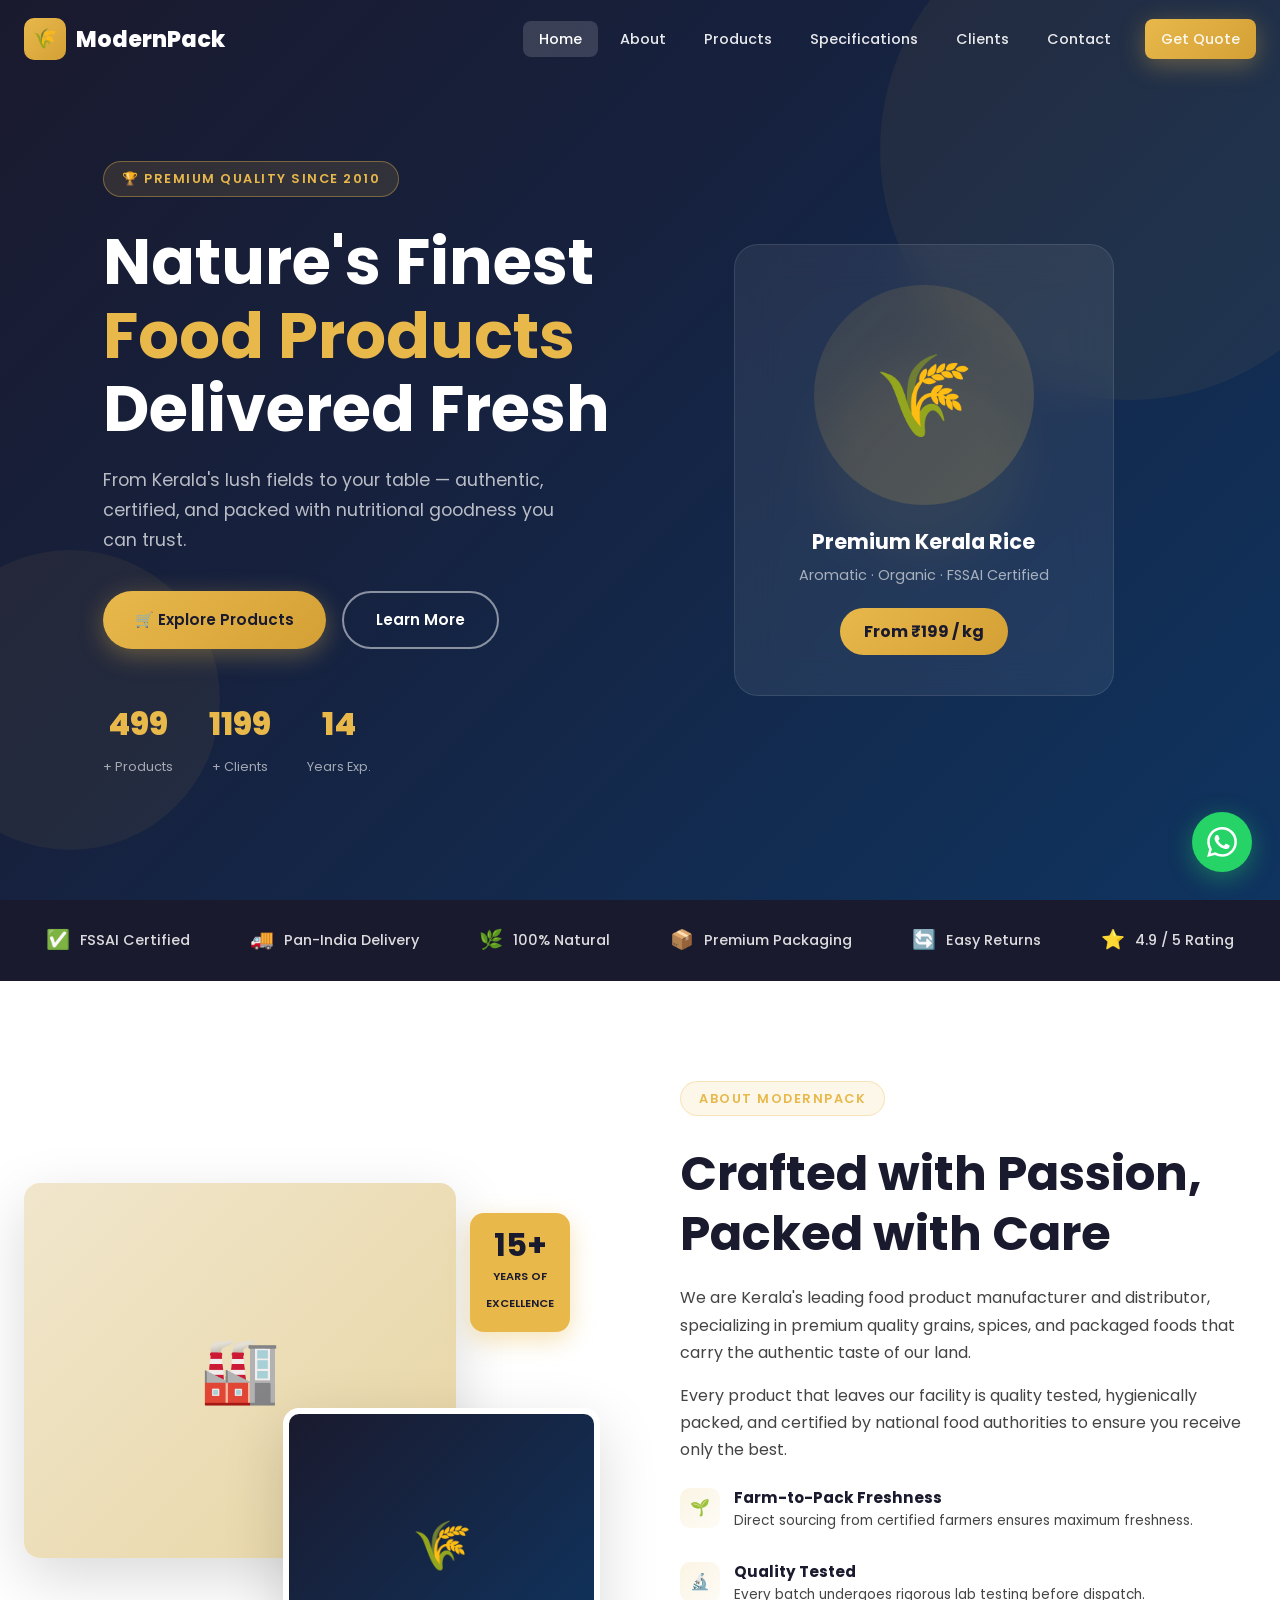
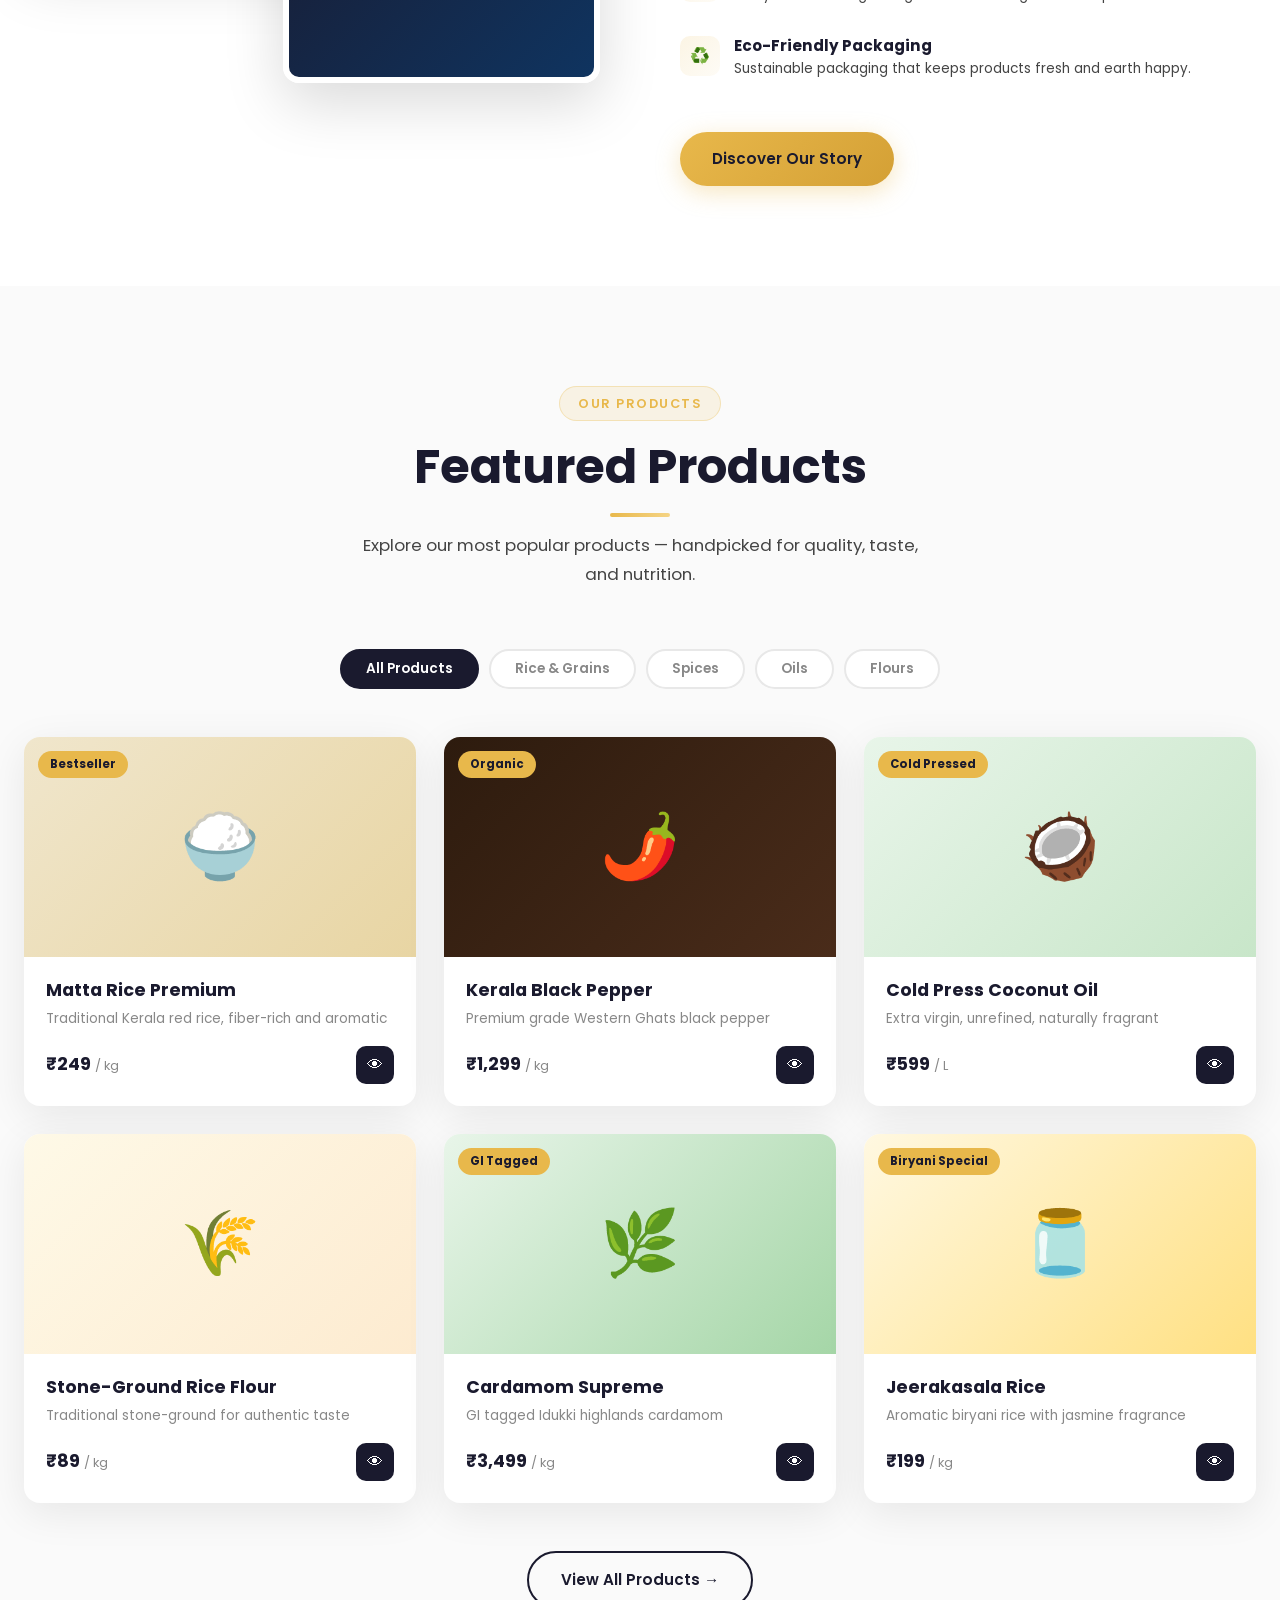
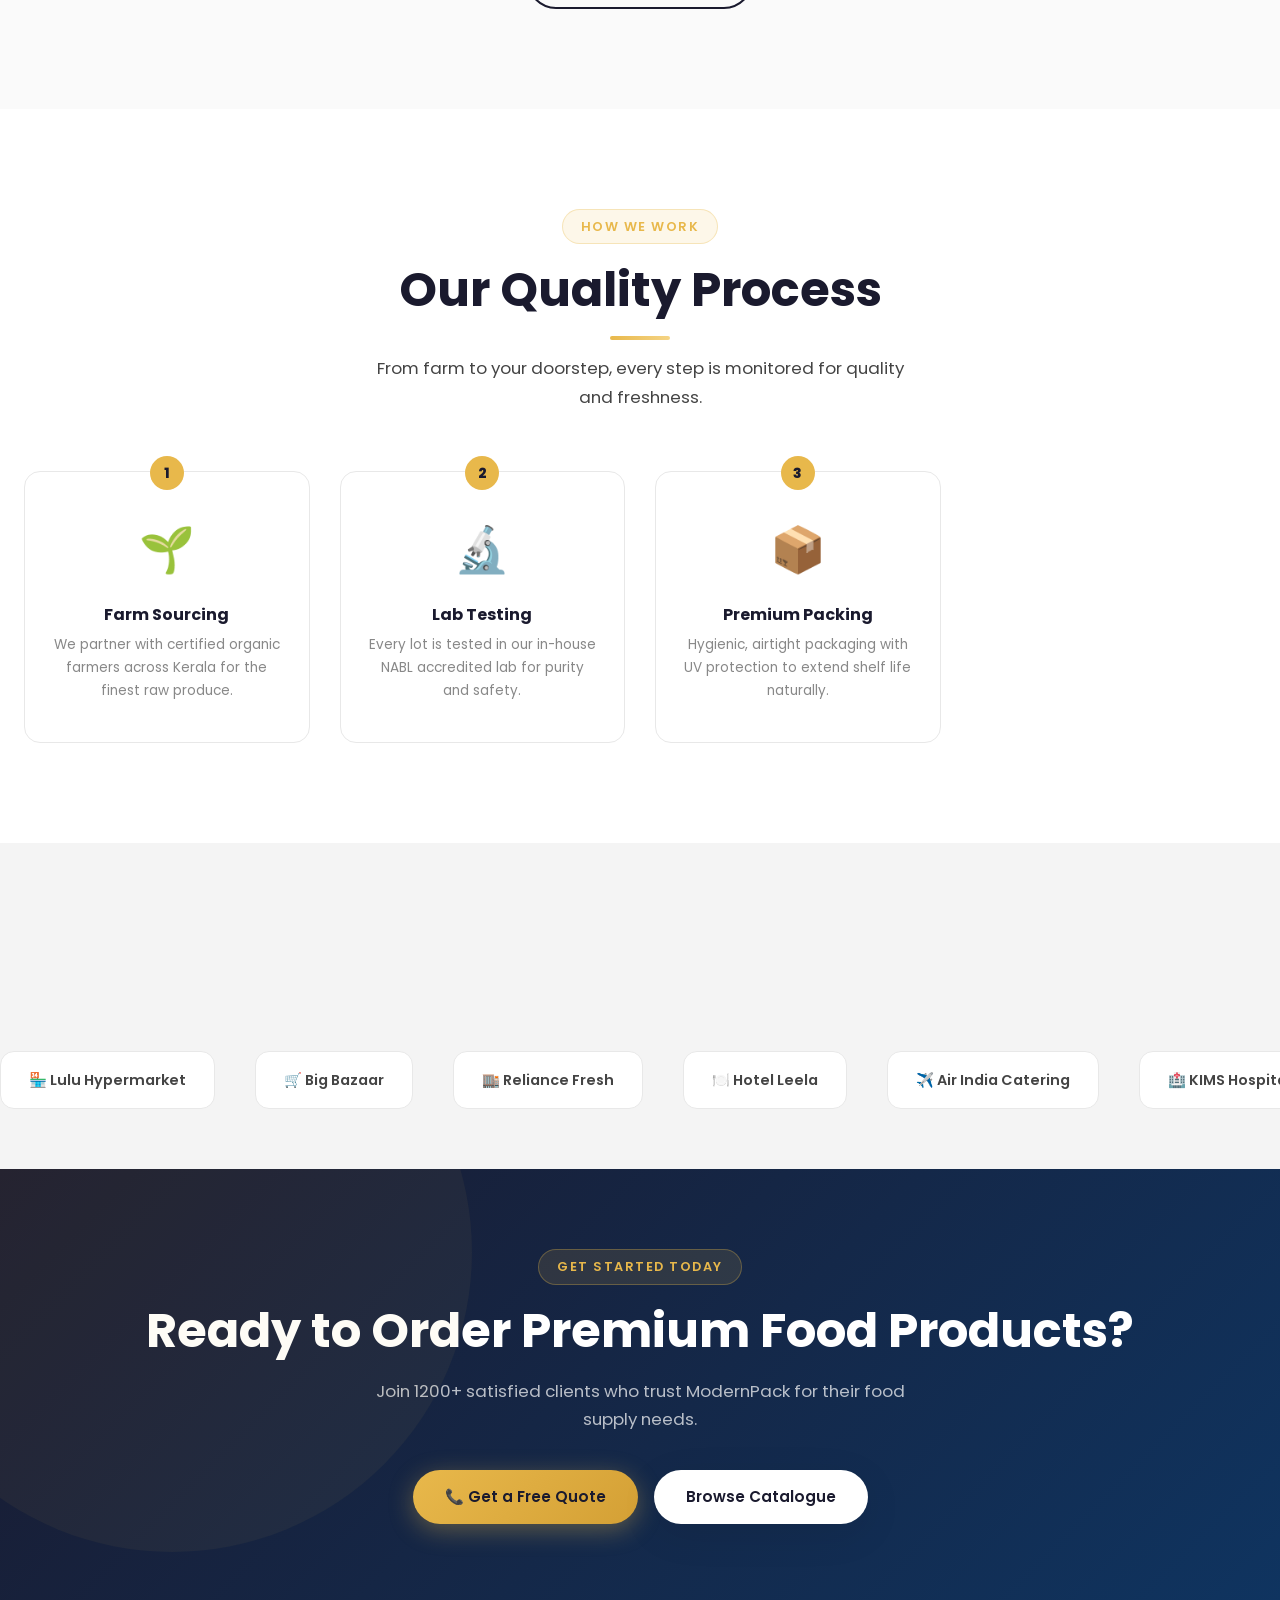
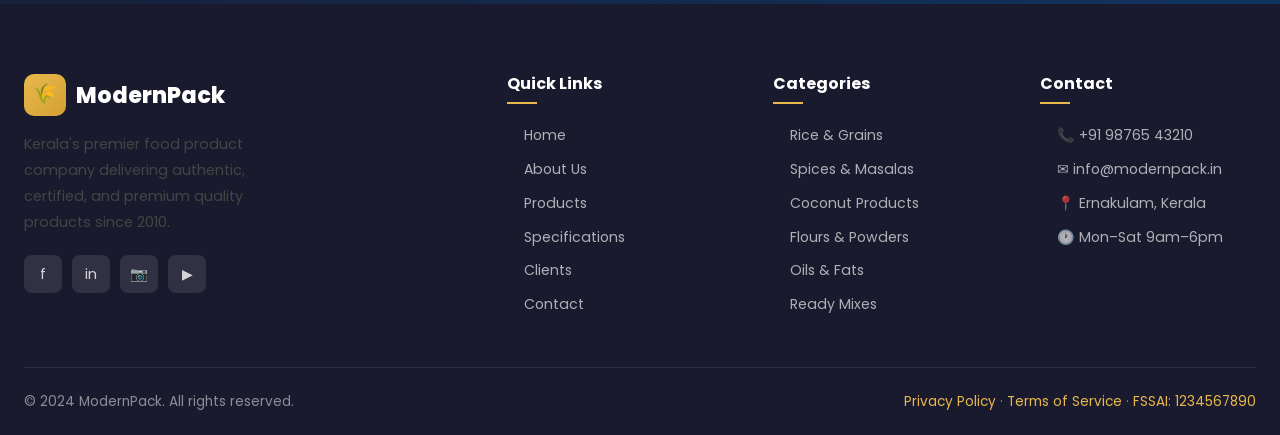
<file: index.html>
<!DOCTYPE html>
<html lang="en">
<head>
  <meta charset="UTF-8">
  <meta name="viewport" content="width=device-width, initial-scale=1.0">
  <title>ModernPack – Premium Food Products</title>
  <meta name="description" content="ModernPack delivers premium quality food products with authentic taste and rich nutrition. Explore our wide range of certified food products.">
  <link rel="preconnect" href="https://fonts.googleapis.com">
  <link rel="preconnect" href="https://fonts.gstatic.com" crossorigin>
  <link href="https://fonts.googleapis.com/css2?family=Poppins:wght@300;400;500;600;700;800;900&display=swap" rel="stylesheet">
  <link rel="stylesheet" href="css/style.css">
  <style>
    @keyframes fadeInUp {
      from { opacity: 0; transform: translateY(30px); }
      to { opacity: 1; transform: translateY(0); }
    }
    .process-grid {
      display: grid;
      grid-template-columns: repeat(auto-fill, minmax(240px, 1fr));
      gap: 30px;
    }
    .process-card {
      text-align: center;
      padding: 40px 28px;
      border-radius: var(--radius);
      background: var(--white);
      border: 1px solid var(--border);
      transition: var(--transition);
      position: relative;
    }
    .process-card:hover {
      transform: translateY(-6px);
      box-shadow: var(--shadow-hover);
      border-color: rgba(232,184,75,0.3);
    }
    .process-num {
      position: absolute;
      top: -16px;
      left: 50%;
      transform: translateX(-50%);
      width: 34px;
      height: 34px;
      background: var(--accent);
      color: var(--primary);
      border-radius: 50%;
      font-weight: 800;
      font-size: 0.85rem;
      display: flex;
      align-items: center;
      justify-content: center;
    }
    .process-icon {
      font-size: 2.8rem;
      margin-bottom: 16px;
    }
    .process-card h4 { font-size: 1rem; margin-bottom: 8px; }
    .process-card p { font-size: 0.85rem; color: var(--gray); }

    .marquee-wrap { overflow: hidden; position: relative; }
    .marquee-track {
      display: flex;
      gap: 40px;
      animation: marquee 20s linear infinite;
      width: max-content;
    }
    .marquee-track:hover { animation-play-state: paused; }
    @keyframes marquee {
      from { transform: translateX(0); }
      to { transform: translateX(-50%); }
    }
    .marquee-item {
      background: var(--white);
      border: 1px solid var(--border);
      border-radius: 14px;
      padding: 16px 28px;
      font-size: 0.9rem;
      font-weight: 600;
      color: var(--dark-gray);
      white-space: nowrap;
      display: flex;
      align-items: center;
      gap: 10px;
    }
  </style>
</head>
<body>

<!-- ── Navbar ── -->
<nav id="navbar">
  <div class="container">
    <div class="nav-inner">
      <a href="index.html" class="nav-logo">
        <div class="logo-icon">🌾</div>
        ModernPack
      </a>
      <ul class="nav-menu" id="navMenu">
        <li><a href="index.html" class="active">Home</a></li>
        <li><a href="pages/about.html">About</a></li>
        <li><a href="pages/products.html">Products</a></li>
        <li><a href="pages/specifications.html">Specifications</a></li>
        <li><a href="pages/clients.html">Clients</a></li>
        <li><a href="pages/contact.html">Contact</a></li>
        <li class="nav-cta"><a href="pages/contact.html" class="btn btn-primary">Get Quote</a></li>
      </ul>
      <div class="nav-toggle" id="navToggle">
        <span></span><span></span><span></span>
      </div>
    </div>
  </div>
</nav>

<!-- ── Hero ── -->
<section class="hero">
  <div class="hero-bg-shapes">
    <div class="shape shape-1"></div>
    <div class="shape shape-2"></div>
    <div class="shape shape-3"></div>
  </div>
  <div class="container">
    <div class="hero-content">
      <div class="hero-text">
        <span class="badge">🏆 Premium Quality Since 2010</span>
        <h1>Nature's Finest<br><span>Food Products</span><br>Delivered Fresh</h1>
        <p>From Kerala's lush fields to your table — authentic, certified, and packed with nutritional goodness you can trust.</p>
        <div class="hero-actions">
          <a href="pages/products.html" class="btn btn-primary">🛒 Explore Products</a>
          <a href="pages/about.html" class="btn btn-outline" style="color:#fff;border-color:rgba(255,255,255,0.5);">Learn More</a>
        </div>
        <div class="hero-stats">
          <div class="stat-item">
            <span class="num" data-target="500">0</span>
            <span>+ Products</span>
          </div>
          <div class="stat-item">
            <span class="num" data-target="1200">0</span>
            <span>+ Clients</span>
          </div>
          <div class="stat-item">
            <span class="num" data-target="15">0</span>
            <span>Years Exp.</span>
          </div>
        </div>
      </div>
      <div class="hero-visual">
        <div class="hero-product-card">
          <div class="product-img-wrap">🌾</div>
          <h3>Premium Kerala Rice</h3>
          <p>Aromatic · Organic · FSSAI Certified</p>
          <div class="price-tag">From ₹199 / kg</div>
        </div>
      </div>
    </div>
  </div>
</section>

<!-- ── Features Strip ── -->
<div class="features-strip">
  <div class="container">
    <div class="features-strip-inner">
      <div class="strip-item"><span class="icon">✅</span> FSSAI Certified</div>
      <div class="strip-item"><span class="icon">🚚</span> Pan-India Delivery</div>
      <div class="strip-item"><span class="icon">🌿</span> 100% Natural</div>
      <div class="strip-item"><span class="icon">📦</span> Premium Packaging</div>
      <div class="strip-item"><span class="icon">🔄</span> Easy Returns</div>
      <div class="strip-item"><span class="icon">⭐</span> 4.9 / 5 Rating</div>
    </div>
  </div>
</div>

<!-- ── About Teaser ── -->
<section class="section-pad">
  <div class="container">
    <div class="about-grid">
      <div class="about-images reveal-left">
        <div class="about-img-main">🏭</div>
        <div class="about-img-secondary">🌾</div>
        <div class="exp-badge">
          <span class="big">15+</span>
          <small>YEARS OF<br>EXCELLENCE</small>
        </div>
      </div>
      <div class="about-text reveal-right">
        <span class="badge">About ModernPack</span>
        <h2>Crafted with Passion, Packed with Care</h2>
        <p>We are Kerala's leading food product manufacturer and distributor, specializing in premium quality grains, spices, and packaged foods that carry the authentic taste of our land.</p>
        <p>Every product that leaves our facility is quality tested, hygienically packed, and certified by national food authorities to ensure you receive only the best.</p>
        <div class="about-points">
          <div class="about-point">
            <div class="ico">🌱</div>
            <div>
              <h4>Farm-to-Pack Freshness</h4>
              <p>Direct sourcing from certified farmers ensures maximum freshness.</p>
            </div>
          </div>
          <div class="about-point">
            <div class="ico">🔬</div>
            <div>
              <h4>Quality Tested</h4>
              <p>Every batch undergoes rigorous lab testing before dispatch.</p>
            </div>
          </div>
          <div class="about-point">
            <div class="ico">♻️</div>
            <div>
              <h4>Eco-Friendly Packaging</h4>
              <p>Sustainable packaging that keeps products fresh and earth happy.</p>
            </div>
          </div>
        </div>
        <a href="pages/about.html" class="btn btn-primary">Discover Our Story</a>
      </div>
    </div>
  </div>
</section>

<!-- ── Featured Products ── -->
<section class="section-pad products-section">
  <div class="container">
    <div class="section-header reveal">
      <span class="badge">Our Products</span>
      <h2>Featured Products</h2>
      <div class="divider"></div>
      <p>Explore our most popular products — handpicked for quality, taste, and nutrition.</p>
    </div>

    <div class="product-filters reveal">
      <button class="filter-btn active" data-filter="all">All Products</button>
      <button class="filter-btn" data-filter="rice">Rice & Grains</button>
      <button class="filter-btn" data-filter="spices">Spices</button>
      <button class="filter-btn" data-filter="oils">Oils</button>
      <button class="filter-btn" data-filter="flours">Flours</button>
    </div>

    <div class="products-grid">
      <div class="product-card reveal" data-category="rice"
           data-name="Matta Rice Premium" data-price="₹249/kg" data-emoji="🍚"
           data-desc="Traditional Kerala Matta rice known for its rich fiber content and earthy flavour. Perfect for daily meals."
           data-weight="1kg / 5kg / 25kg" data-shelf="18 months" data-origin="Palakkad, Kerala" data-cert="FSSAI, ISO 22000">
        <div class="product-card-img">
          🍚
          <span class="product-tag">Bestseller</span>
        </div>
        <div class="product-card-body">
          <h3>Matta Rice Premium</h3>
          <p>Traditional Kerala red rice, fiber-rich and aromatic</p>
          <div class="product-card-footer">
            <div class="price">₹249 <span>/ kg</span></div>
            <button class="card-btn" data-modal title="View Details">👁</button>
          </div>
        </div>
      </div>

      <div class="product-card reveal" style="transition-delay:0.1s" data-category="spices"
           data-name="Kerala Black Pepper" data-price="₹1,299/kg" data-emoji="🌶️"
           data-desc="Premium grade black pepper sourced from the Western Ghats. Bold, pungent and aromatic with natural oils intact."
           data-weight="100g / 500g / 1kg" data-shelf="24 months" data-origin="Wayanad, Kerala" data-cert="FSSAI, Organic">
        <div class="product-card-img" style="background:linear-gradient(135deg,#2d1b0e,#4a2c1a);">
          🌶️
          <span class="product-tag">Organic</span>
        </div>
        <div class="product-card-body">
          <h3>Kerala Black Pepper</h3>
          <p>Premium grade Western Ghats black pepper</p>
          <div class="product-card-footer">
            <div class="price">₹1,299 <span>/ kg</span></div>
            <button class="card-btn" data-modal title="View Details">👁</button>
          </div>
        </div>
      </div>

      <div class="product-card reveal" style="transition-delay:0.2s" data-category="oils"
           data-name="Cold Press Coconut Oil" data-price="₹599/L" data-emoji="🥥"
           data-desc="Extra virgin cold-pressed coconut oil with natural fragrance. No chemicals, no preservatives. Pure Kerala goodness."
           data-weight="500ml / 1L / 5L" data-shelf="24 months" data-origin="Thrissur, Kerala" data-cert="FSSAI, Organic, Non-GMO">
        <div class="product-card-img" style="background:linear-gradient(135deg,#e8f5e9,#c8e6c9);">
          🥥
          <span class="product-tag">Cold Pressed</span>
        </div>
        <div class="product-card-body">
          <h3>Cold Press Coconut Oil</h3>
          <p>Extra virgin, unrefined, naturally fragrant</p>
          <div class="product-card-footer">
            <div class="price">₹599 <span>/ L</span></div>
            <button class="card-btn" data-modal title="View Details">👁</button>
          </div>
        </div>
      </div>

      <div class="product-card reveal" style="transition-delay:0.3s" data-category="flours"
           data-name="Stone-Ground Rice Flour" data-price="₹89/kg" data-emoji="🌾"
           data-desc="Finely ground rice flour from premium varieties. Ideal for traditional Kerala snacks like appam, puttu, and idiyappam."
           data-weight="500g / 1kg / 5kg" data-shelf="12 months" data-origin="Kerala, India" data-cert="FSSAI Certified">
        <div class="product-card-img" style="background:linear-gradient(135deg,#fef9e7,#fdebd0);">
          🌾
        </div>
        <div class="product-card-body">
          <h3>Stone-Ground Rice Flour</h3>
          <p>Traditional stone-ground for authentic taste</p>
          <div class="product-card-footer">
            <div class="price">₹89 <span>/ kg</span></div>
            <button class="card-btn" data-modal title="View Details">👁</button>
          </div>
        </div>
      </div>

      <div class="product-card reveal" style="transition-delay:0.1s" data-category="spices"
           data-name="Cardamom Supreme" data-price="₹3,499/kg" data-emoji="🌿"
           data-desc="Green cardamom pods with intense aroma from Idukki highlands. Premium export quality with bold flavour."
           data-weight="50g / 100g / 500g" data-shelf="18 months" data-origin="Idukki, Kerala" data-cert="FSSAI, GI Tagged">
        <div class="product-card-img" style="background:linear-gradient(135deg,#e8f5e9,#a5d6a7);">
          🌿
          <span class="product-tag">GI Tagged</span>
        </div>
        <div class="product-card-body">
          <h3>Cardamom Supreme</h3>
          <p>GI tagged Idukki highlands cardamom</p>
          <div class="product-card-footer">
            <div class="price">₹3,499 <span>/ kg</span></div>
            <button class="card-btn" data-modal title="View Details">👁</button>
          </div>
        </div>
      </div>

      <div class="product-card reveal" style="transition-delay:0.2s" data-category="rice"
           data-name="Jeerakasala Rice" data-price="₹199/kg" data-emoji="🫙"
           data-desc="Aromatic short-grain rice perfect for biryani. Known for its jasmine-like fragrance and soft texture."
           data-weight="1kg / 5kg / 25kg" data-shelf="18 months" data-origin="Wayanad, Kerala" data-cert="FSSAI Certified">
        <div class="product-card-img" style="background:linear-gradient(135deg,#fff8e1,#ffe082);">
          🫙
          <span class="product-tag">Biryani Special</span>
        </div>
        <div class="product-card-body">
          <h3>Jeerakasala Rice</h3>
          <p>Aromatic biryani rice with jasmine fragrance</p>
          <div class="product-card-footer">
            <div class="price">₹199 <span>/ kg</span></div>
            <button class="card-btn" data-modal title="View Details">👁</button>
          </div>
        </div>
      </div>
    </div>

    <div style="text-align:center;margin-top:48px;" class="reveal">
      <a href="pages/products.html" class="btn btn-outline">View All Products →</a>
    </div>
  </div>
</section>

<!-- ── Process ── -->
<section class="section-pad">
  <div class="container">
    <div class="section-header reveal">
      <span class="badge">How We Work</span>
      <h2>Our Quality Process</h2>
      <div class="divider"></div>
      <p>From farm to your doorstep, every step is monitored for quality and freshness.</p>
    </div>
    <div class="process-grid">
      <div class="process-card reveal">
        <div class="process-num">1</div>
        <div class="process-icon">🌱</div>
        <h4>Farm Sourcing</h4>
        <p>We partner with certified organic farmers across Kerala for the finest raw produce.</p>
      </div>
      <div class="process-card reveal" style="transition-delay:0.1s">
        <div class="process-num">2</div>
        <div class="process-icon">🔬</div>
        <h4>Lab Testing</h4>
        <p>Every lot is tested in our in-house NABL accredited lab for purity and safety.</p>
      </div>
      <div class="process-card reveal" style="transition-delay:0.2s">
        <div class="process-num">3</div>
        <div class="process-icon">📦</div>
        <h4>Premium Packing</h4>
        <p>Hygienic, airtight packaging with UV protection to extend shelf life naturally.</p>
      </div>
      <div class="process-card reveal" style="transition-delay:0.3s">
        <div class="process-num">4</div>
        <div class="process-icon">🚚</div>
        <h4>Fast Delivery</h4>
        <p>Temperature-controlled logistics network delivers freshness across India.</p>
      </div>
    </div>
  </div>
</section>

<!-- ── Client Marquee ── -->
<section class="section-pad-sm" style="background:var(--light-gray);overflow:hidden;">
  <div class="container">
    <div class="section-header reveal" style="margin-bottom:36px;">
      <span class="badge">Trusted By</span>
      <h2>Our Happy Clients</h2>
    </div>
  </div>
  <div class="marquee-wrap">
    <div class="marquee-track">
      <div class="marquee-item">🏪 Lulu Hypermarket</div>
      <div class="marquee-item">🛒 Big Bazaar</div>
      <div class="marquee-item">🏬 Reliance Fresh</div>
      <div class="marquee-item">🍽️ Hotel Leela</div>
      <div class="marquee-item">✈️ Air India Catering</div>
      <div class="marquee-item">🏥 KIMS Hospital</div>
      <div class="marquee-item">🎓 NIT Calicut</div>
      <div class="marquee-item">🏪 More Superstore</div>
      <div class="marquee-item">🍽️ Saravana Bhavan</div>
      <div class="marquee-item">🌐 Amazon Fresh</div>
      <!-- Duplicate for seamless loop -->
      <div class="marquee-item">🏪 Lulu Hypermarket</div>
      <div class="marquee-item">🛒 Big Bazaar</div>
      <div class="marquee-item">🏬 Reliance Fresh</div>
      <div class="marquee-item">🍽️ Hotel Leela</div>
      <div class="marquee-item">✈️ Air India Catering</div>
      <div class="marquee-item">🏥 KIMS Hospital</div>
      <div class="marquee-item">🎓 NIT Calicut</div>
      <div class="marquee-item">🏪 More Superstore</div>
      <div class="marquee-item">🍽️ Saravana Bhavan</div>
      <div class="marquee-item">🌐 Amazon Fresh</div>
    </div>
  </div>
</section>

<!-- ── CTA ── -->
<section class="cta-banner">
  <div class="container">
    <span class="badge">Get Started Today</span>
    <h2>Ready to Order Premium Food Products?</h2>
    <p>Join 1200+ satisfied clients who trust ModernPack for their food supply needs.</p>
    <div class="cta-actions">
      <a href="pages/contact.html" class="btn btn-primary">📞 Get a Free Quote</a>
      <a href="pages/products.html" class="btn btn-white">Browse Catalogue</a>
    </div>
  </div>
</section>

<!-- ── Footer ── -->
<footer>
  <div class="footer-main">
    <div class="container">
      <div class="footer-grid">
        <div class="footer-brand">
          <div class="nav-logo" style="display:inline-flex;margin-bottom:16px;">
            <div class="logo-icon">🌾</div>
            ModernPack
          </div>
          <p>Kerala's premier food product company delivering authentic, certified, and premium quality products since 2010.</p>
          <div class="footer-social">
            <a href="#" class="social-btn">f</a>
            <a href="#" class="social-btn">in</a>
            <a href="#" class="social-btn">📷</a>
            <a href="#" class="social-btn">▶</a>
          </div>
        </div>
        <div class="footer-col">
          <h5>Quick Links</h5>
          <ul>
            <li><a href="index.html">Home</a></li>
            <li><a href="pages/about.html">About Us</a></li>
            <li><a href="pages/products.html">Products</a></li>
            <li><a href="pages/specifications.html">Specifications</a></li>
            <li><a href="pages/clients.html">Clients</a></li>
            <li><a href="pages/contact.html">Contact</a></li>
          </ul>
        </div>
        <div class="footer-col">
          <h5>Categories</h5>
          <ul>
            <li><a href="pages/products.html">Rice & Grains</a></li>
            <li><a href="pages/products.html">Spices & Masalas</a></li>
            <li><a href="pages/products.html">Coconut Products</a></li>
            <li><a href="pages/products.html">Flours & Powders</a></li>
            <li><a href="pages/products.html">Oils & Fats</a></li>
            <li><a href="pages/products.html">Ready Mixes</a></li>
          </ul>
        </div>
        <div class="footer-col">
          <h5>Contact</h5>
          <ul>
            <li><a href="tel:+919876543210">📞 +91 98765 43210</a></li>
            <li><a href="mailto:info@modernpack.in">✉ info@modernpack.in</a></li>
            <li><a href="#">📍 Ernakulam, Kerala</a></li>
            <li><a href="#">🕐 Mon–Sat 9am–6pm</a></li>
          </ul>
        </div>
      </div>
    </div>
  </div>
  <div class="container">
    <div class="footer-bottom">
      <p>© 2024 ModernPack. All rights reserved.</p>
      <p><a href="#">Privacy Policy</a> · <a href="#">Terms of Service</a> · <a href="#">FSSAI: 1234567890</a></p>
    </div>
  </div>
</footer>

<!-- ── WhatsApp Float ── -->
<div class="whatsapp-float">
  <div class="wa-tooltip">Chat with us!</div>
  <a href="https://wa.me/919876543210?text=Hello%20ModernPack!%20I%20am%20interested%20in%20your%20products." class="wa-btn" target="_blank" rel="noopener">
    <div class="wa-pulse"></div>
    <svg viewBox="0 0 24 24" xmlns="http://www.w3.org/2000/svg">
      <path d="M17.472 14.382c-.297-.149-1.758-.867-2.03-.967-.273-.099-.471-.148-.67.15-.197.297-.767.966-.94 1.164-.173.199-.347.223-.644.075-.297-.15-1.255-.463-2.39-1.475-.883-.788-1.48-1.761-1.653-2.059-.173-.297-.018-.458.13-.606.134-.133.298-.347.446-.52.149-.174.198-.298.298-.497.099-.198.05-.371-.025-.52-.075-.149-.669-1.612-.916-2.207-.242-.579-.487-.5-.669-.51-.173-.008-.371-.01-.57-.01-.198 0-.52.074-.792.372-.272.297-1.04 1.016-1.04 2.479 0 1.462 1.065 2.875 1.213 3.074.149.198 2.096 3.2 5.077 4.487.709.306 1.262.489 1.694.625.712.227 1.36.195 1.871.118.571-.085 1.758-.719 2.006-1.413.248-.694.248-1.289.173-1.413-.074-.124-.272-.198-.57-.347m-5.421 7.403h-.004a9.87 9.87 0 01-5.031-1.378l-.361-.214-3.741.982.998-3.648-.235-.374a9.86 9.86 0 01-1.51-5.26c.001-5.45 4.436-9.884 9.888-9.884 2.64 0 5.122 1.03 6.988 2.898a9.825 9.825 0 012.893 6.994c-.003 5.45-4.437 9.884-9.885 9.884m8.413-18.297A11.815 11.815 0 0012.05 0C5.495 0 .16 5.335.157 11.892c0 2.096.547 4.142 1.588 5.945L.057 24l6.305-1.654a11.882 11.882 0 005.683 1.448h.005c6.554 0 11.89-5.335 11.893-11.893a11.821 11.821 0 00-3.48-8.413z"/>
    </svg>
  </a>
</div>

<!-- ── Product Modal ── -->
<div class="modal-overlay" id="productModal">
  <div class="modal">
    <div class="modal-header">
      <h3 id="modalName">Product Name</h3>
      <button class="modal-close" id="modalClose">✕</button>
    </div>
    <div class="modal-body">
      <div class="modal-grid">
        <div class="modal-gallery">
          <div class="modal-main-img" id="modalEmoji">🌾</div>
          <div class="modal-thumbs">
            <div class="modal-thumb active">🌾</div>
            <div class="modal-thumb">📦</div>
            <div class="modal-thumb">🏷️</div>
            <div class="modal-thumb">📋</div>
          </div>
        </div>
        <div class="modal-details">
          <div class="price" id="modalPrice" style="font-size:1.8rem;font-weight:800;color:var(--accent);margin-bottom:12px;"></div>
          <p id="modalDesc"></p>
          <div class="modal-specs">
            <div class="modal-spec-row"><span>Weight Options</span><span id="modalW"></span></div>
            <div class="modal-spec-row"><span>Shelf Life</span><span id="modalShelf"></span></div>
            <div class="modal-spec-row"><span>Origin</span><span id="modalOrig"></span></div>
            <div class="modal-spec-row"><span>Certifications</span><span id="modalCert"></span></div>
          </div>
          <div class="modal-actions">
            <a href="pages/contact.html" class="btn btn-primary">Get Quote</a>
            <a href="pages/products.html" class="btn btn-outline">View More</a>
          </div>
        </div>
      </div>
    </div>
  </div>
</div>

<script src="js/main.js"></script>
</body>
</html>
</file>
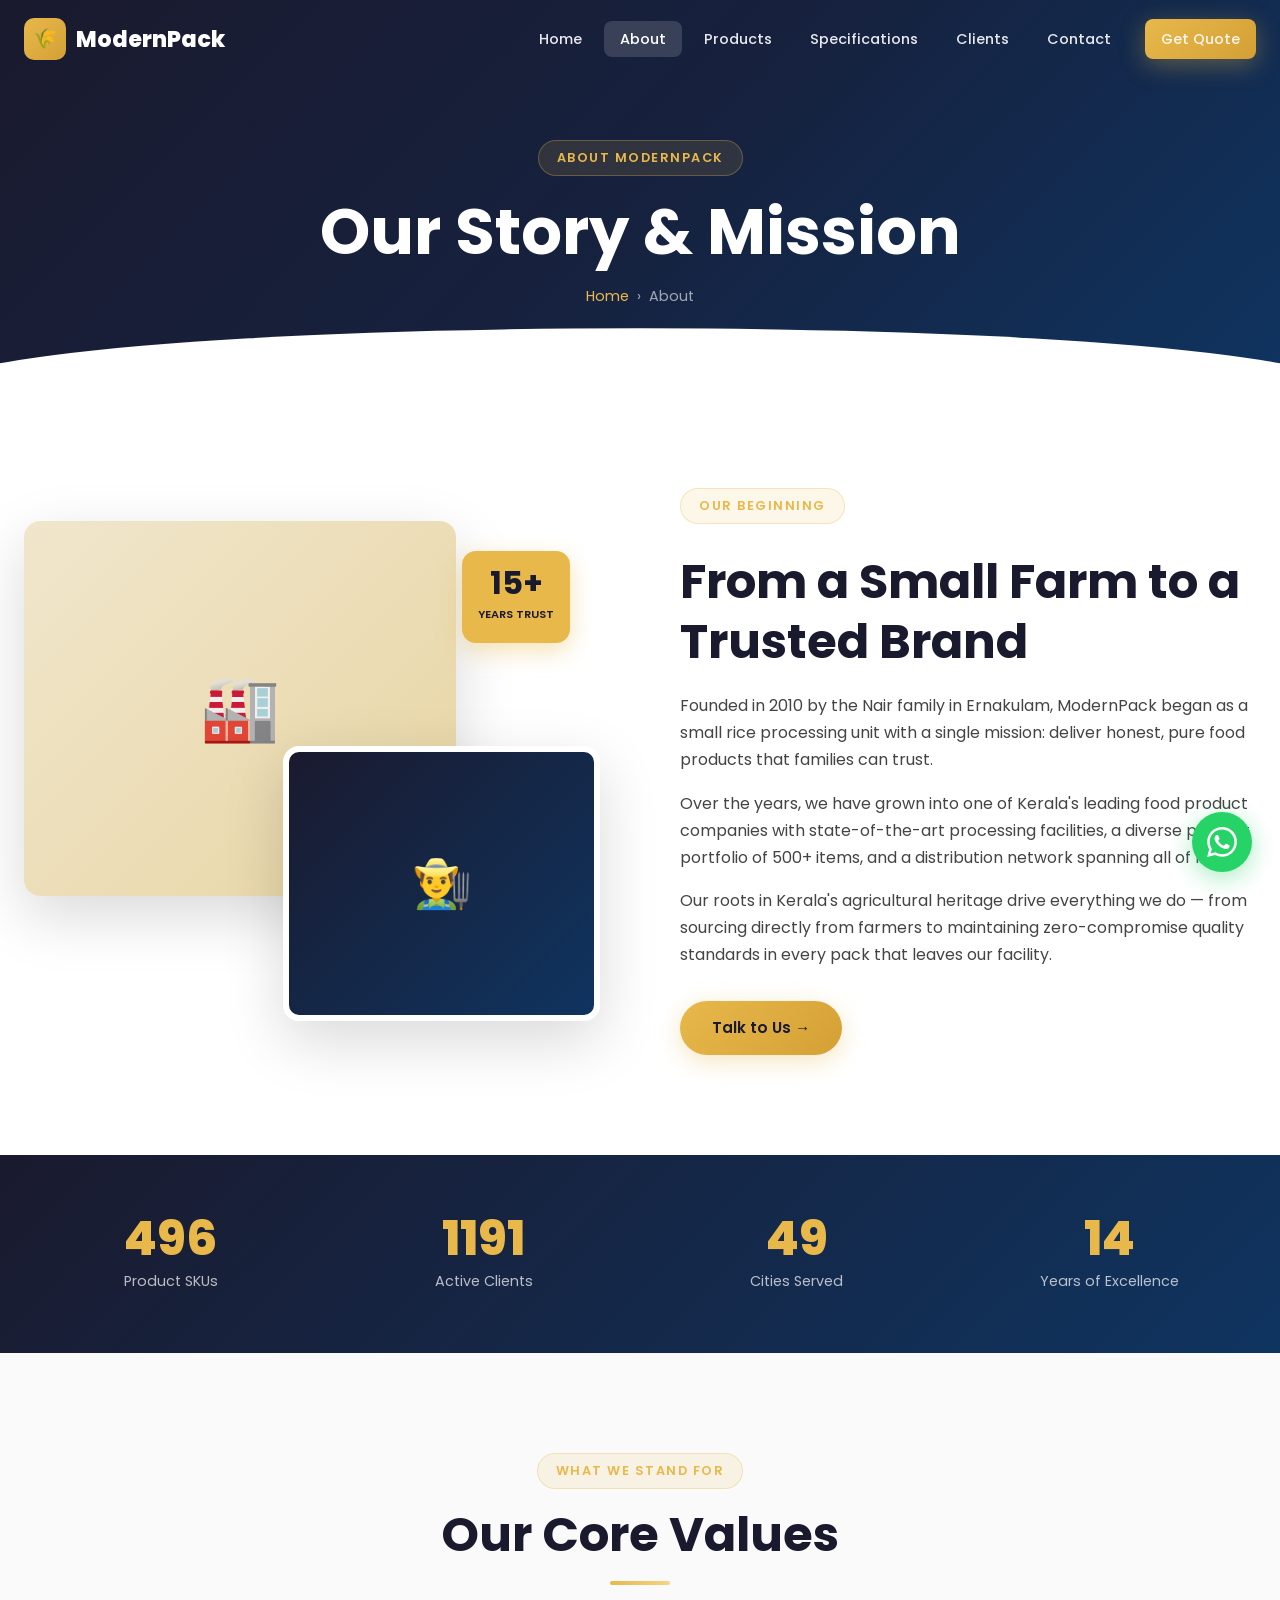
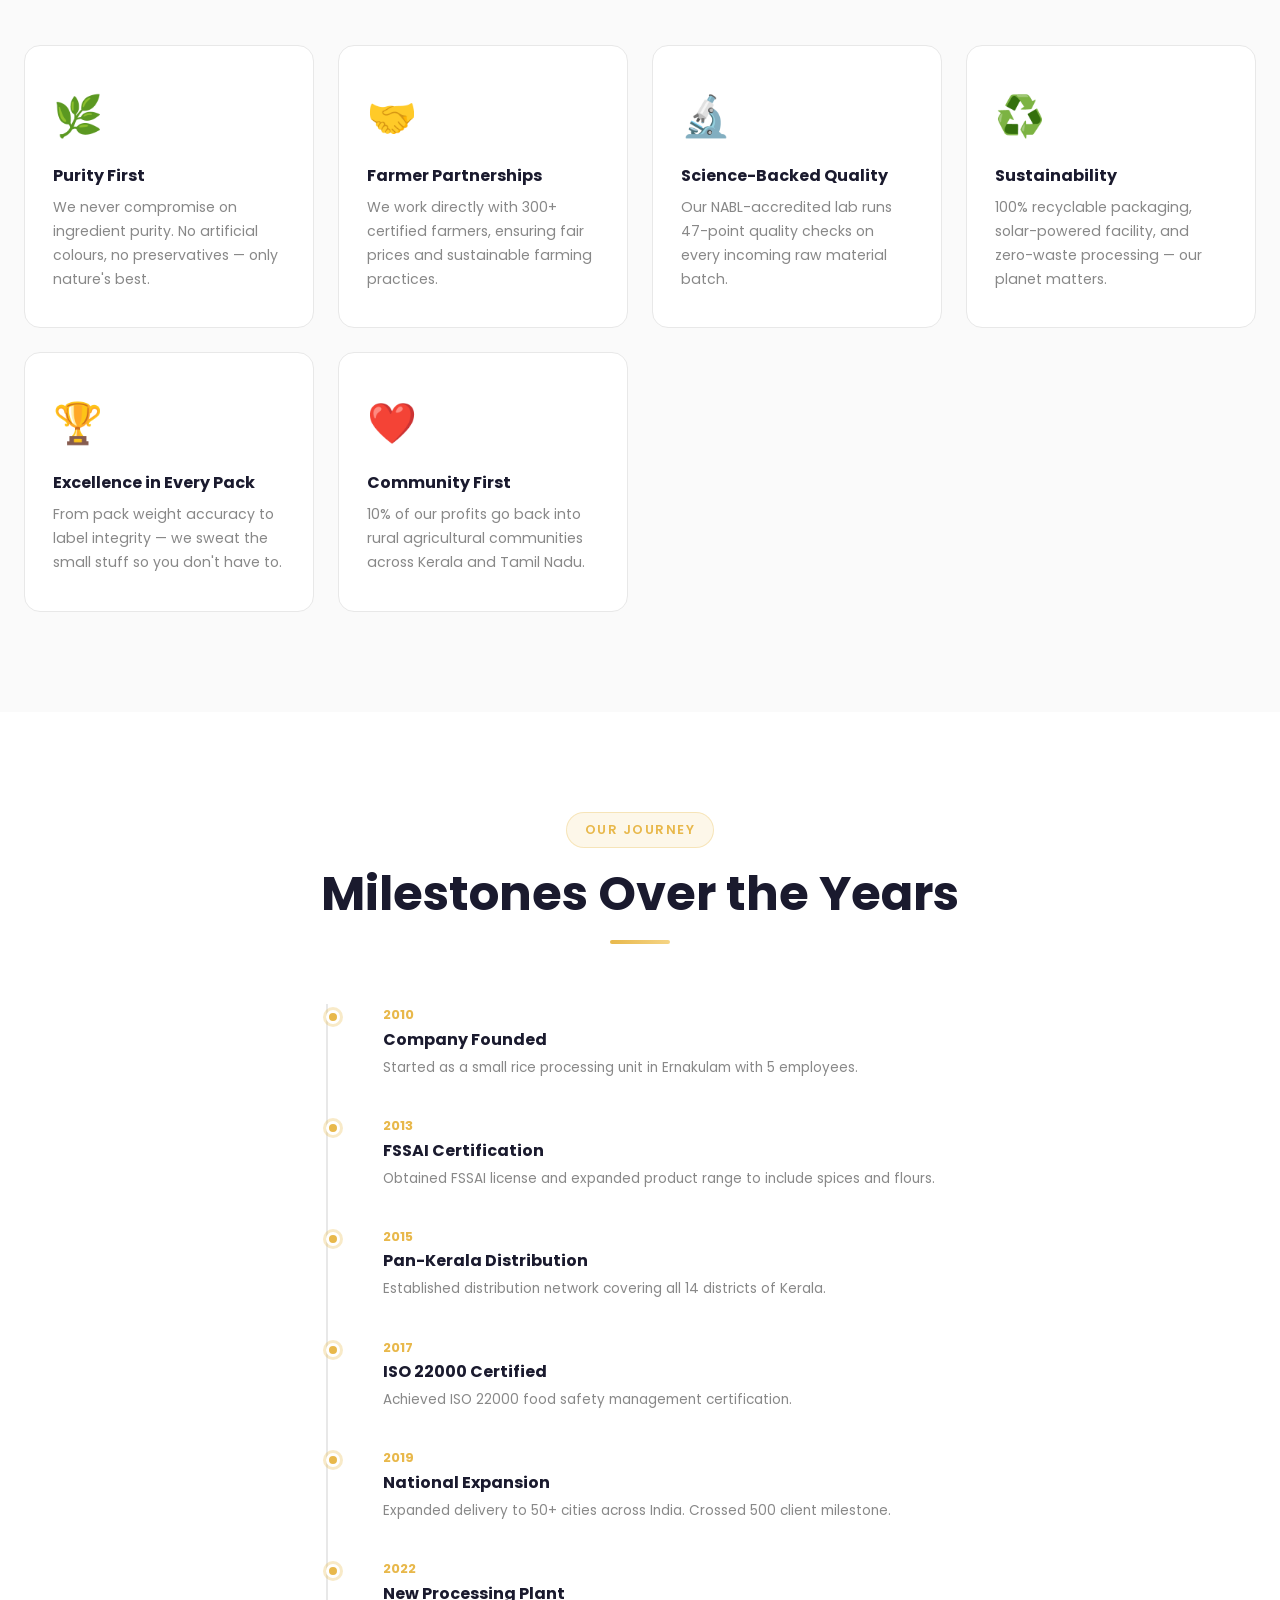
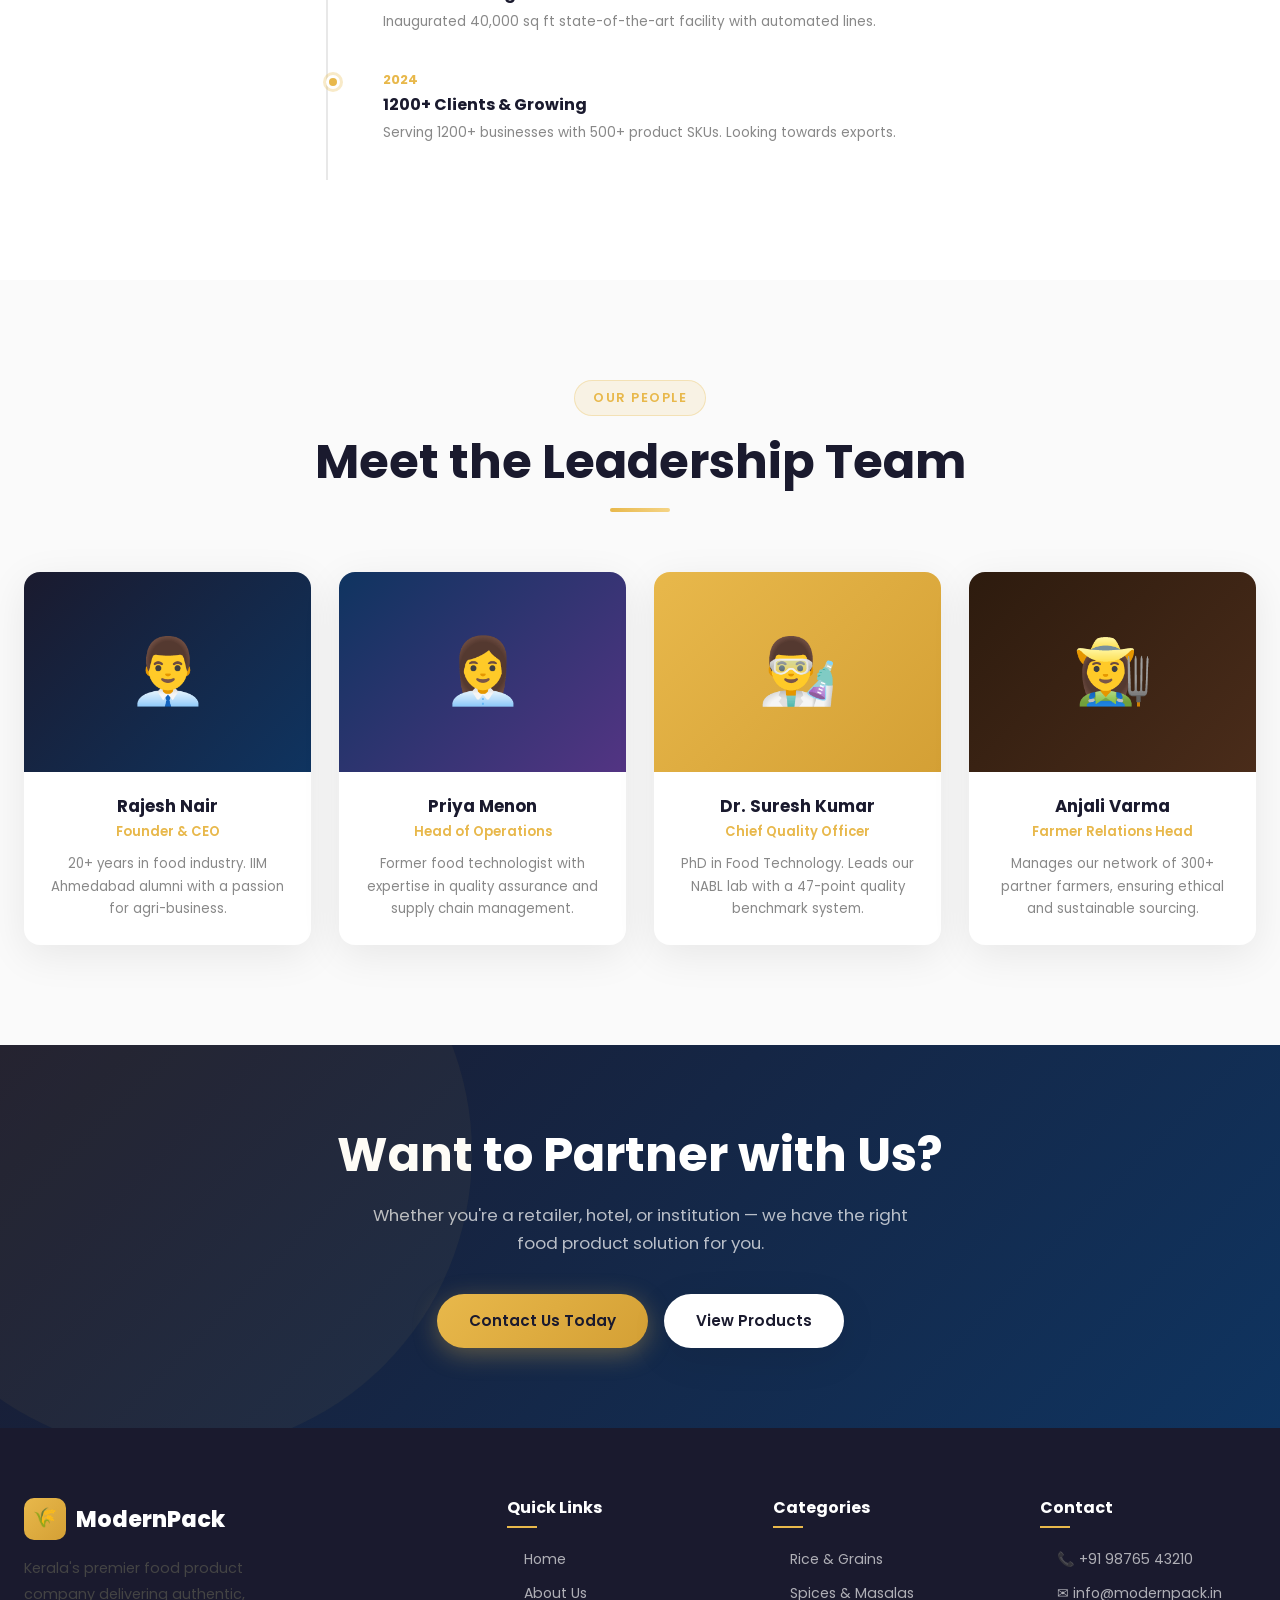
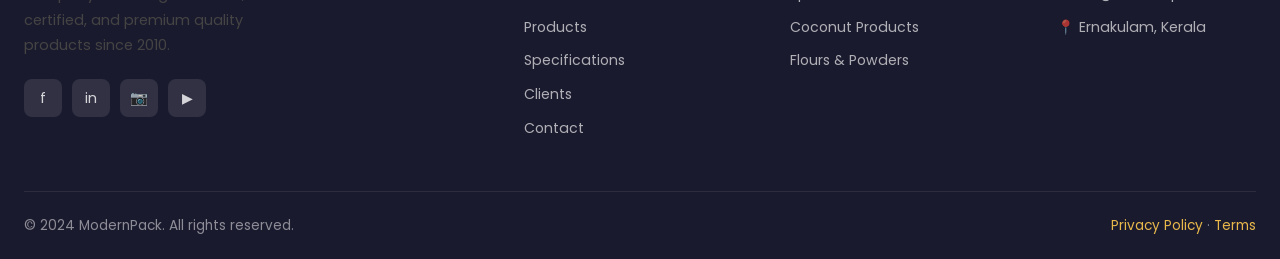
<file: pages/about.html>
<!DOCTYPE html>
<html lang="en">
<head>
  <meta charset="UTF-8">
  <meta name="viewport" content="width=device-width, initial-scale=1.0">
  <title>About Us – ModernPack</title>
  <link rel="preconnect" href="https://fonts.googleapis.com">
  <link rel="preconnect" href="https://fonts.gstatic.com" crossorigin>
  <link href="https://fonts.googleapis.com/css2?family=Poppins:wght@300;400;500;600;700;800;900&display=swap" rel="stylesheet">
  <link rel="stylesheet" href="../css/style.css">
  <style>
    .team-grid {
      display: grid;
      grid-template-columns: repeat(auto-fill, minmax(250px, 1fr));
      gap: 28px;
    }
    .team-card {
      background: var(--white);
      border-radius: var(--radius);
      overflow: hidden;
      box-shadow: var(--shadow);
      transition: var(--transition);
      text-align: center;
    }
    .team-card:hover { transform: translateY(-8px); box-shadow: var(--shadow-hover); }
    .team-photo {
      height: 200px;
      background: linear-gradient(135deg, var(--primary), #0f3460);
      display: flex;
      align-items: center;
      justify-content: center;
      font-size: 4rem;
    }
    .team-info { padding: 24px 20px; }
    .team-info h4 { font-size: 1.05rem; margin-bottom: 4px; }
    .team-info .role {
      font-size: 0.82rem;
      color: var(--accent);
      font-weight: 600;
      margin-bottom: 10px;
    }
    .team-info p { font-size: 0.83rem; color: var(--gray); }

    .milestone-line {
      position: relative;
      padding-left: 40px;
      display: flex;
      flex-direction: column;
      gap: 0;
    }
    .milestone-line::before {
      content: '';
      position: absolute;
      left: 11px;
      top: 0;
      bottom: 0;
      width: 2px;
      background: var(--border);
    }
    .milestone {
      position: relative;
      padding: 0 0 36px 28px;
    }
    .milestone::before {
      content: '';
      position: absolute;
      left: -29px;
      top: 6px;
      width: 14px;
      height: 14px;
      border-radius: 50%;
      background: var(--accent);
      border: 3px solid var(--white);
      box-shadow: 0 0 0 3px rgba(232,184,75,0.3);
    }
    .milestone-year {
      font-size: 0.8rem;
      font-weight: 700;
      color: var(--accent);
      margin-bottom: 4px;
    }
    .milestone h4 { font-size: 1rem; margin-bottom: 6px; }
    .milestone p { font-size: 0.85rem; color: var(--gray); }

    .values-grid {
      display: grid;
      grid-template-columns: repeat(auto-fill, minmax(280px, 1fr));
      gap: 24px;
    }
    .value-card {
      padding: 36px 28px;
      border-radius: var(--radius);
      border: 1px solid var(--border);
      transition: var(--transition);
      background: var(--white);
    }
    .value-card:hover {
      border-color: var(--accent);
      box-shadow: 0 8px 32px rgba(232,184,75,0.1);
      transform: translateY(-4px);
    }
    .value-icon { font-size: 2.5rem; margin-bottom: 16px; display: block; }
    .value-card h4 { font-size: 1rem; margin-bottom: 10px; }
    .value-card p { font-size: 0.88rem; color: var(--gray); }

    .stats-banner {
      background: linear-gradient(135deg, var(--primary), #0f3460);
      padding: 60px 0;
    }
    .stats-row {
      display: grid;
      grid-template-columns: repeat(4, 1fr);
      gap: 20px;
      text-align: center;
    }
    @media(max-width:768px) { .stats-row { grid-template-columns: repeat(2, 1fr); } }
    .stat-box .snum {
      font-size: 3rem;
      font-weight: 800;
      color: var(--accent);
      display: block;
      line-height: 1;
    }
    .stat-box p { color: rgba(255,255,255,0.7); font-size: 0.9rem; margin-top: 6px; }
  </style>
</head>
<body>

<nav id="navbar">
  <div class="container">
    <div class="nav-inner">
      <a href="../index.html" class="nav-logo">
        <div class="logo-icon">🌾</div>
        ModernPack
      </a>
      <ul class="nav-menu" id="navMenu">
        <li><a href="../index.html">Home</a></li>
        <li><a href="about.html" class="active">About</a></li>
        <li><a href="products.html">Products</a></li>
        <li><a href="specifications.html">Specifications</a></li>
        <li><a href="clients.html">Clients</a></li>
        <li><a href="contact.html">Contact</a></li>
        <li class="nav-cta"><a href="contact.html" class="btn btn-primary">Get Quote</a></li>
      </ul>
      <div class="nav-toggle" id="navToggle"><span></span><span></span><span></span></div>
    </div>
  </div>
</nav>

<!-- Page Hero -->
<div class="page-hero">
  <div class="container">
    <span class="badge">About ModernPack</span>
    <h1>Our Story & Mission</h1>
    <div class="breadcrumb">
      <a href="../index.html">Home</a> <span>›</span> <span>About</span>
    </div>
  </div>
</div>

<!-- Story Section -->
<section class="section-pad">
  <div class="container">
    <div class="about-grid">
      <div class="about-images reveal-left">
        <div class="about-img-main">🏭</div>
        <div class="about-img-secondary">👨‍🌾</div>
        <div class="exp-badge">
          <span class="big">15+</span>
          <small>YEARS TRUST</small>
        </div>
      </div>
      <div class="about-text reveal-right">
        <span class="badge">Our Beginning</span>
        <h2>From a Small Farm to a Trusted Brand</h2>
        <p>Founded in 2010 by the Nair family in Ernakulam, ModernPack began as a small rice processing unit with a single mission: deliver honest, pure food products that families can trust.</p>
        <p>Over the years, we have grown into one of Kerala's leading food product companies with state-of-the-art processing facilities, a diverse product portfolio of 500+ items, and a distribution network spanning all of India.</p>
        <p>Our roots in Kerala's agricultural heritage drive everything we do — from sourcing directly from farmers to maintaining zero-compromise quality standards in every pack that leaves our facility.</p>
        <a href="contact.html" class="btn btn-primary" style="margin-top:16px;">Talk to Us →</a>
      </div>
    </div>
  </div>
</section>

<!-- Stats -->
<div class="stats-banner">
  <div class="container">
    <div class="stats-row">
      <div class="stat-box">
        <span class="snum" data-target="500">0</span>
        <p>Product SKUs</p>
      </div>
      <div class="stat-box">
        <span class="snum" data-target="1200">0</span>
        <p>Active Clients</p>
      </div>
      <div class="stat-box">
        <span class="snum" data-target="50">0</span>
        <p>Cities Served</p>
      </div>
      <div class="stat-box">
        <span class="snum" data-target="15">0</span>
        <p>Years of Excellence</p>
      </div>
    </div>
  </div>
</div>

<!-- Values -->
<section class="section-pad" style="background:var(--off-white)">
  <div class="container">
    <div class="section-header reveal">
      <span class="badge">What We Stand For</span>
      <h2>Our Core Values</h2>
      <div class="divider"></div>
    </div>
    <div class="values-grid">
      <div class="value-card reveal">
        <span class="value-icon">🌿</span>
        <h4>Purity First</h4>
        <p>We never compromise on ingredient purity. No artificial colours, no preservatives — only nature's best.</p>
      </div>
      <div class="value-card reveal" style="transition-delay:.1s">
        <span class="value-icon">🤝</span>
        <h4>Farmer Partnerships</h4>
        <p>We work directly with 300+ certified farmers, ensuring fair prices and sustainable farming practices.</p>
      </div>
      <div class="value-card reveal" style="transition-delay:.2s">
        <span class="value-icon">🔬</span>
        <h4>Science-Backed Quality</h4>
        <p>Our NABL-accredited lab runs 47-point quality checks on every incoming raw material batch.</p>
      </div>
      <div class="value-card reveal" style="transition-delay:.3s">
        <span class="value-icon">♻️</span>
        <h4>Sustainability</h4>
        <p>100% recyclable packaging, solar-powered facility, and zero-waste processing — our planet matters.</p>
      </div>
      <div class="value-card reveal" style="transition-delay:.1s">
        <span class="value-icon">🏆</span>
        <h4>Excellence in Every Pack</h4>
        <p>From pack weight accuracy to label integrity — we sweat the small stuff so you don't have to.</p>
      </div>
      <div class="value-card reveal" style="transition-delay:.2s">
        <span class="value-icon">❤️</span>
        <h4>Community First</h4>
        <p>10% of our profits go back into rural agricultural communities across Kerala and Tamil Nadu.</p>
      </div>
    </div>
  </div>
</section>

<!-- Timeline -->
<section class="section-pad">
  <div class="container">
    <div class="section-header reveal">
      <span class="badge">Our Journey</span>
      <h2>Milestones Over the Years</h2>
      <div class="divider"></div>
    </div>
    <div style="max-width:650px;margin:0 auto;" class="reveal">
      <div class="milestone-line">
        <div class="milestone">
          <div class="milestone-year">2010</div>
          <h4>Company Founded</h4>
          <p>Started as a small rice processing unit in Ernakulam with 5 employees.</p>
        </div>
        <div class="milestone">
          <div class="milestone-year">2013</div>
          <h4>FSSAI Certification</h4>
          <p>Obtained FSSAI license and expanded product range to include spices and flours.</p>
        </div>
        <div class="milestone">
          <div class="milestone-year">2015</div>
          <h4>Pan-Kerala Distribution</h4>
          <p>Established distribution network covering all 14 districts of Kerala.</p>
        </div>
        <div class="milestone">
          <div class="milestone-year">2017</div>
          <h4>ISO 22000 Certified</h4>
          <p>Achieved ISO 22000 food safety management certification.</p>
        </div>
        <div class="milestone">
          <div class="milestone-year">2019</div>
          <h4>National Expansion</h4>
          <p>Expanded delivery to 50+ cities across India. Crossed 500 client milestone.</p>
        </div>
        <div class="milestone">
          <div class="milestone-year">2022</div>
          <h4>New Processing Plant</h4>
          <p>Inaugurated 40,000 sq ft state-of-the-art facility with automated lines.</p>
        </div>
        <div class="milestone">
          <div class="milestone-year">2024</div>
          <h4>1200+ Clients & Growing</h4>
          <p>Serving 1200+ businesses with 500+ product SKUs. Looking towards exports.</p>
        </div>
      </div>
    </div>
  </div>
</section>

<!-- Team -->
<section class="section-pad" style="background:var(--off-white)">
  <div class="container">
    <div class="section-header reveal">
      <span class="badge">Our People</span>
      <h2>Meet the Leadership Team</h2>
      <div class="divider"></div>
    </div>
    <div class="team-grid">
      <div class="team-card reveal">
        <div class="team-photo">👨‍💼</div>
        <div class="team-info">
          <h4>Rajesh Nair</h4>
          <div class="role">Founder & CEO</div>
          <p>20+ years in food industry. IIM Ahmedabad alumni with a passion for agri-business.</p>
        </div>
      </div>
      <div class="team-card reveal" style="transition-delay:.1s">
        <div class="team-photo" style="background:linear-gradient(135deg,#0f3460,#533483);">👩‍💼</div>
        <div class="team-info">
          <h4>Priya Menon</h4>
          <div class="role">Head of Operations</div>
          <p>Former food technologist with expertise in quality assurance and supply chain management.</p>
        </div>
      </div>
      <div class="team-card reveal" style="transition-delay:.2s">
        <div class="team-photo" style="background:linear-gradient(135deg,#e8b84b,#d4a035);">👨‍🔬</div>
        <div class="team-info">
          <h4>Dr. Suresh Kumar</h4>
          <div class="role">Chief Quality Officer</div>
          <p>PhD in Food Technology. Leads our NABL lab with a 47-point quality benchmark system.</p>
        </div>
      </div>
      <div class="team-card reveal" style="transition-delay:.3s">
        <div class="team-photo" style="background:linear-gradient(135deg,#2d1b0e,#4a2c1a);">👩‍🌾</div>
        <div class="team-info">
          <h4>Anjali Varma</h4>
          <div class="role">Farmer Relations Head</div>
          <p>Manages our network of 300+ partner farmers, ensuring ethical and sustainable sourcing.</p>
        </div>
      </div>
    </div>
  </div>
</section>

<!-- CTA -->
<section class="cta-banner">
  <div class="container">
    <h2>Want to Partner with Us?</h2>
    <p>Whether you're a retailer, hotel, or institution — we have the right food product solution for you.</p>
    <div class="cta-actions">
      <a href="contact.html" class="btn btn-primary">Contact Us Today</a>
      <a href="products.html" class="btn btn-white">View Products</a>
    </div>
  </div>
</section>

<footer>
  <div class="footer-main">
    <div class="container">
      <div class="footer-grid">
        <div class="footer-brand">
          <div class="nav-logo" style="display:inline-flex;margin-bottom:16px;"><div class="logo-icon">🌾</div>ModernPack</div>
          <p>Kerala's premier food product company delivering authentic, certified, and premium quality products since 2010.</p>
          <div class="footer-social">
            <a href="#" class="social-btn">f</a>
            <a href="#" class="social-btn">in</a>
            <a href="#" class="social-btn">📷</a>
            <a href="#" class="social-btn">▶</a>
          </div>
        </div>
        <div class="footer-col">
          <h5>Quick Links</h5>
          <ul>
            <li><a href="../index.html">Home</a></li>
            <li><a href="about.html">About Us</a></li>
            <li><a href="products.html">Products</a></li>
            <li><a href="specifications.html">Specifications</a></li>
            <li><a href="clients.html">Clients</a></li>
            <li><a href="contact.html">Contact</a></li>
          </ul>
        </div>
        <div class="footer-col">
          <h5>Categories</h5>
          <ul>
            <li><a href="products.html">Rice & Grains</a></li>
            <li><a href="products.html">Spices & Masalas</a></li>
            <li><a href="products.html">Coconut Products</a></li>
            <li><a href="products.html">Flours & Powders</a></li>
          </ul>
        </div>
        <div class="footer-col">
          <h5>Contact</h5>
          <ul>
            <li><a href="tel:+919876543210">📞 +91 98765 43210</a></li>
            <li><a href="mailto:info@modernpack.in">✉ info@modernpack.in</a></li>
            <li><a href="#">📍 Ernakulam, Kerala</a></li>
          </ul>
        </div>
      </div>
    </div>
  </div>
  <div class="container">
    <div class="footer-bottom">
      <p>© 2024 ModernPack. All rights reserved.</p>
      <p><a href="#">Privacy Policy</a> · <a href="#">Terms</a></p>
    </div>
  </div>
</footer>

<div class="whatsapp-float">
  <div class="wa-tooltip">Chat with us!</div>
  <a href="https://wa.me/919876543210" class="wa-btn" target="_blank" rel="noopener">
    <div class="wa-pulse"></div>
    <svg viewBox="0 0 24 24"><path d="M17.472 14.382c-.297-.149-1.758-.867-2.03-.967-.273-.099-.471-.148-.67.15-.197.297-.767.966-.94 1.164-.173.199-.347.223-.644.075-.297-.15-1.255-.463-2.39-1.475-.883-.788-1.48-1.761-1.653-2.059-.173-.297-.018-.458.13-.606.134-.133.298-.347.446-.52.149-.174.198-.298.298-.497.099-.198.05-.371-.025-.52-.075-.149-.669-1.612-.916-2.207-.242-.579-.487-.5-.669-.51-.173-.008-.371-.01-.57-.01-.198 0-.52.074-.792.372-.272.297-1.04 1.016-1.04 2.479 0 1.462 1.065 2.875 1.213 3.074.149.198 2.096 3.2 5.077 4.487.709.306 1.262.489 1.694.625.712.227 1.36.195 1.871.118.571-.085 1.758-.719 2.006-1.413.248-.694.248-1.289.173-1.413-.074-.124-.272-.198-.57-.347m-5.421 7.403h-.004a9.87 9.87 0 01-5.031-1.378l-.361-.214-3.741.982.998-3.648-.235-.374a9.86 9.86 0 01-1.51-5.26c.001-5.45 4.436-9.884 9.888-9.884 2.64 0 5.122 1.03 6.988 2.898a9.825 9.825 0 012.893 6.994c-.003 5.45-4.437 9.884-9.885 9.884m8.413-18.297A11.815 11.815 0 0012.05 0C5.495 0 .16 5.335.157 11.892c0 2.096.547 4.142 1.588 5.945L.057 24l6.305-1.654a11.882 11.882 0 005.683 1.448h.005c6.554 0 11.89-5.335 11.893-11.893a11.821 11.821 0 00-3.48-8.413z"/></svg>
  </a>
</div>

<script src="../js/main.js"></script>
</body>
</html>
</file>
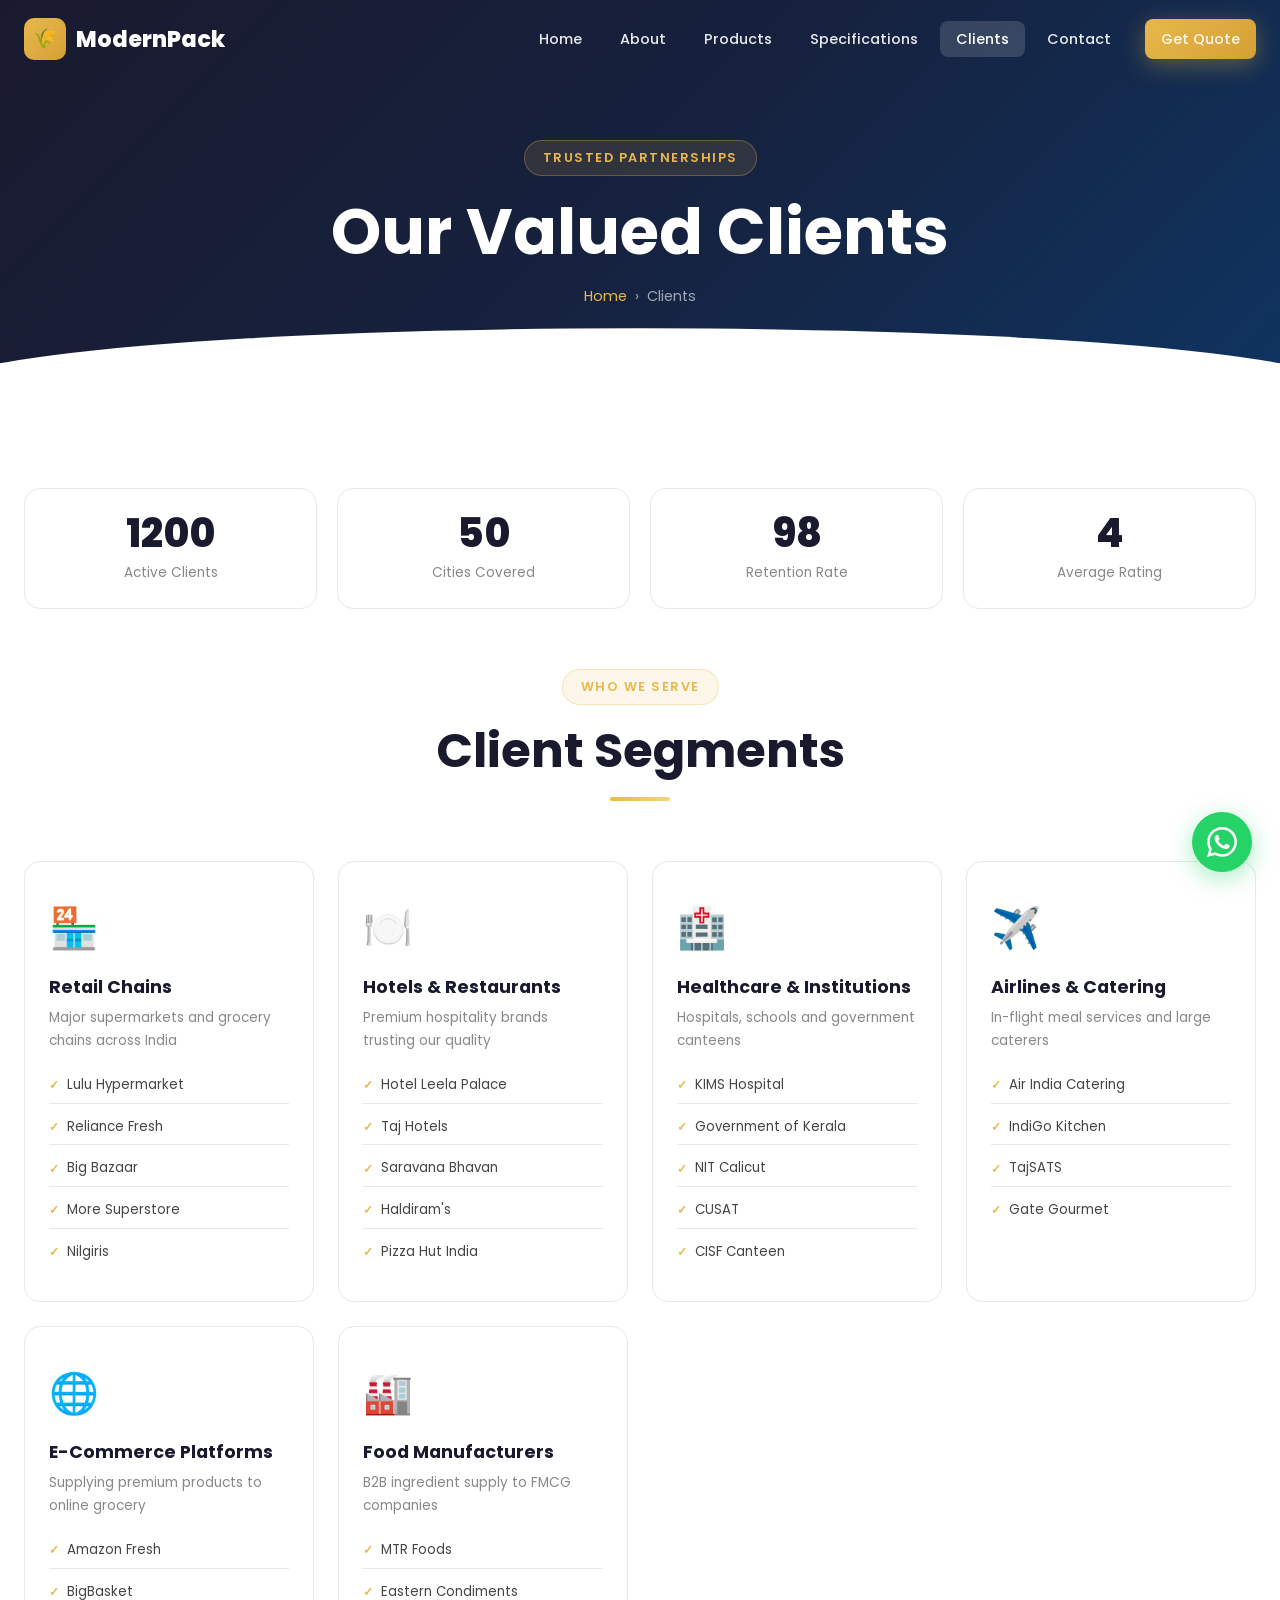
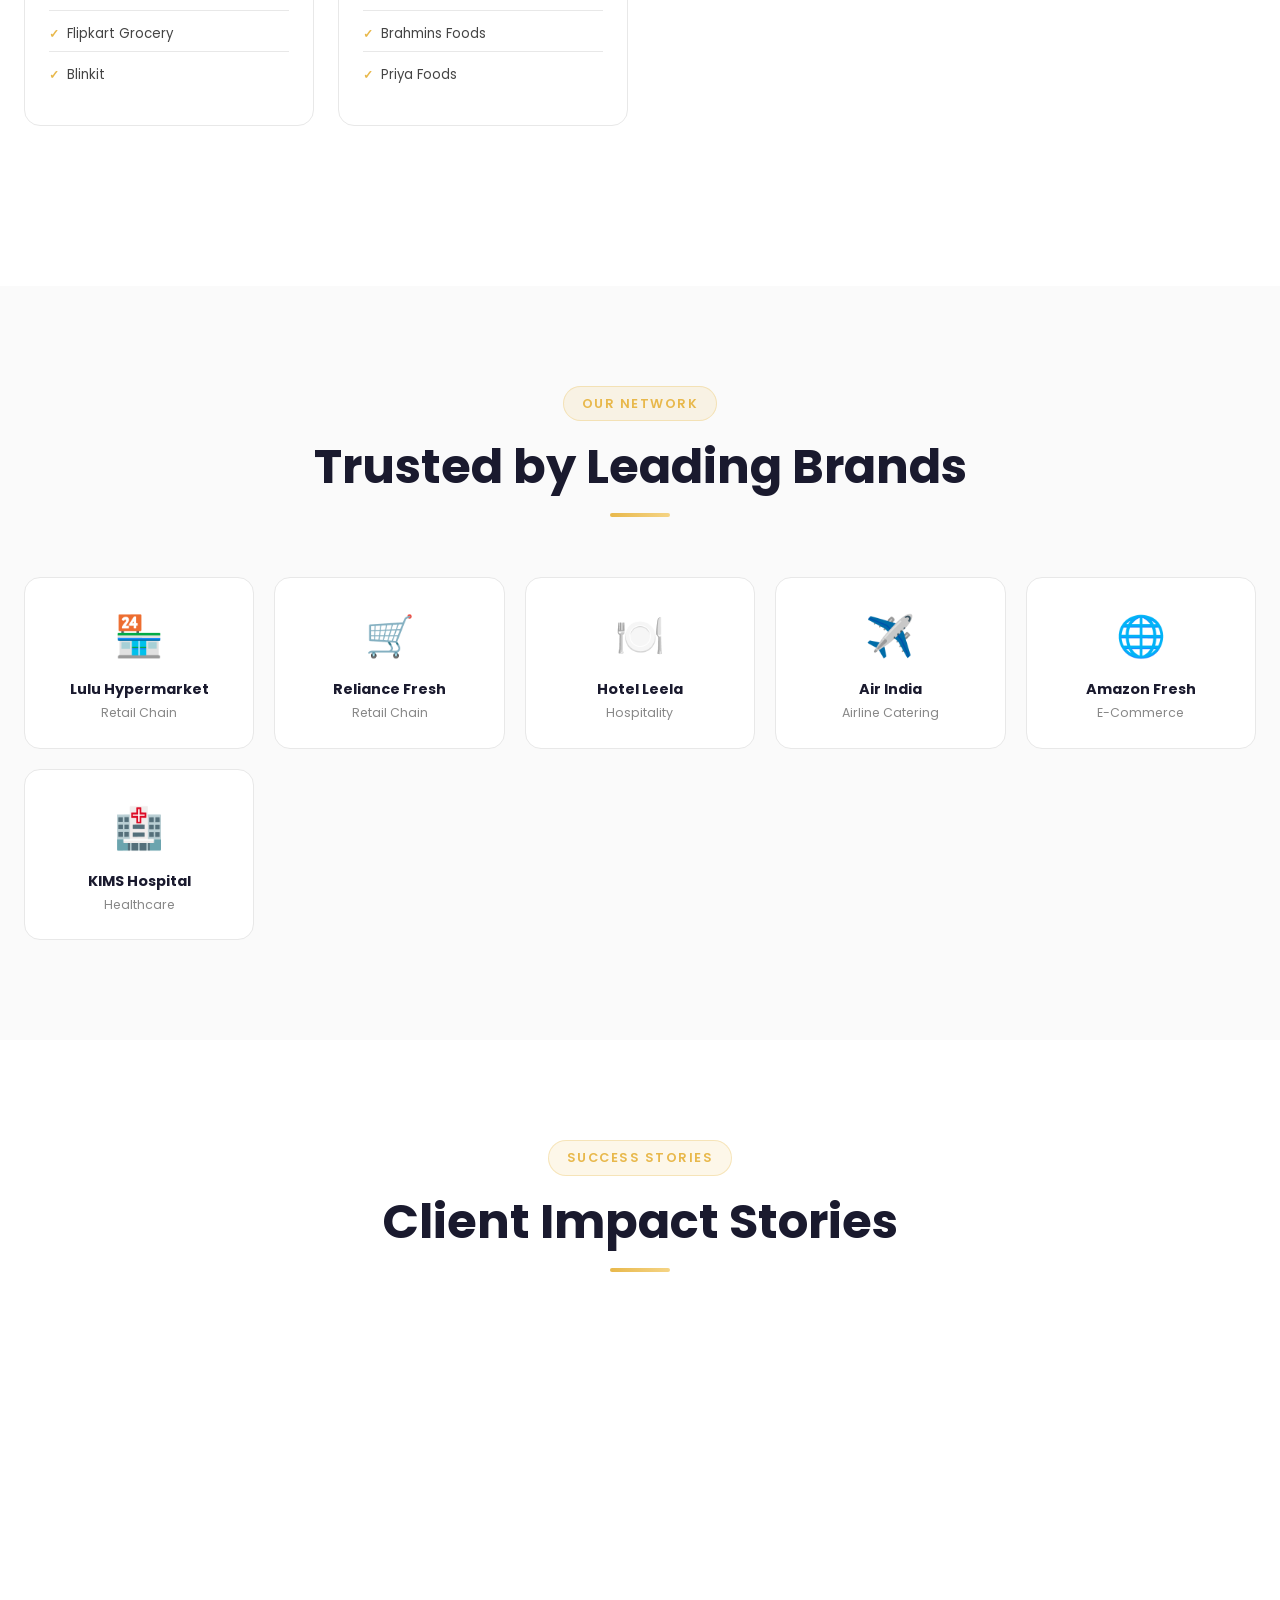
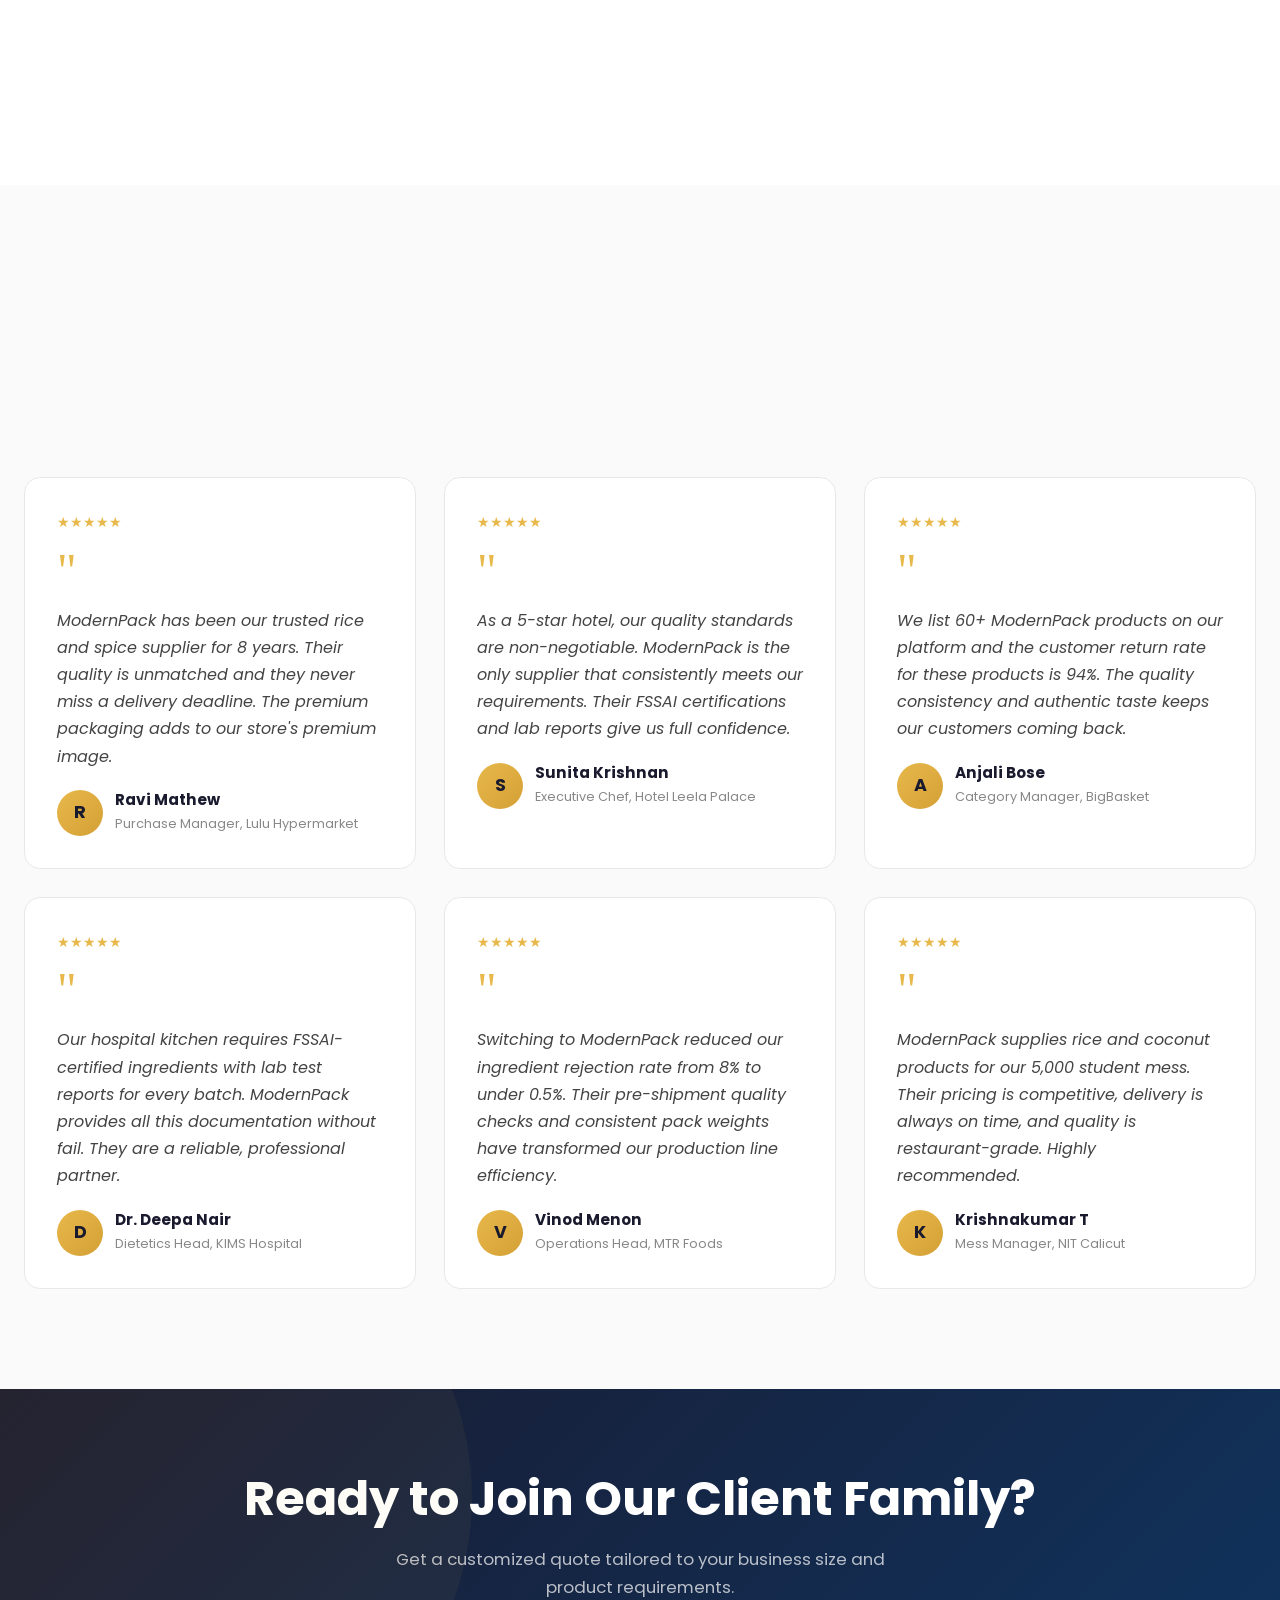
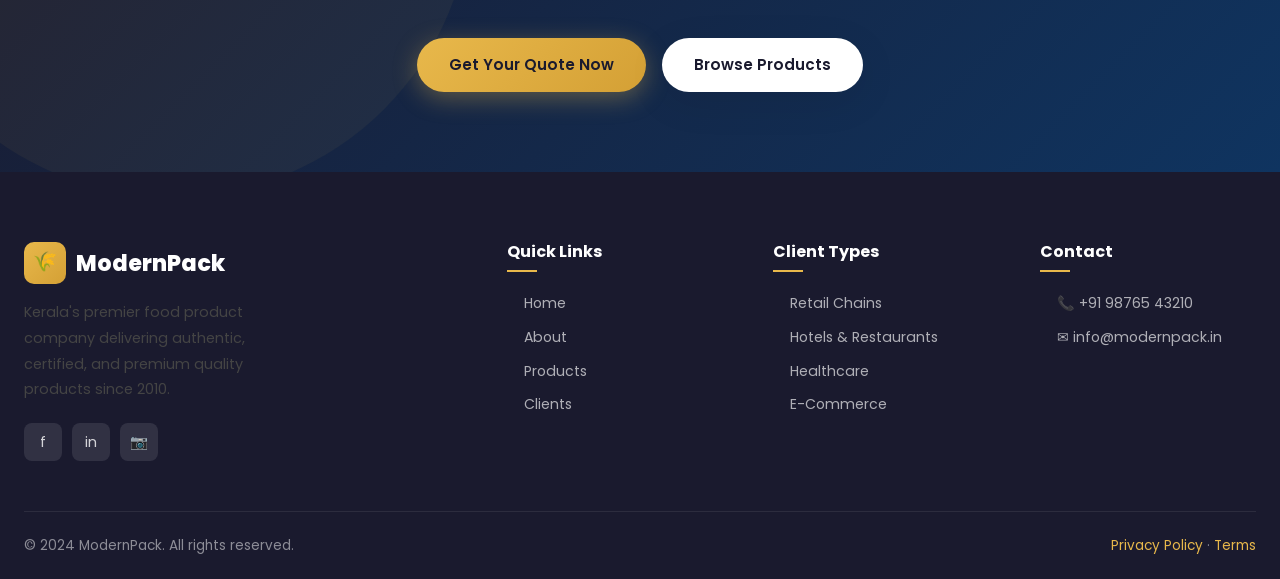
<file: pages/clients.html>
<!DOCTYPE html>
<html lang="en">
<head>
  <meta charset="UTF-8">
  <meta name="viewport" content="width=device-width, initial-scale=1.0">
  <title>Clients – ModernPack</title>
  <link rel="preconnect" href="https://fonts.googleapis.com">
  <link rel="preconnect" href="https://fonts.gstatic.com" crossorigin>
  <link href="https://fonts.googleapis.com/css2?family=Poppins:wght@300;400;500;600;700;800;900&display=swap" rel="stylesheet">
  <link rel="stylesheet" href="../css/style.css">
  <style>
    .client-categories {
      display: grid;
      grid-template-columns: repeat(auto-fill, minmax(280px, 1fr));
      gap: 24px;
      margin-bottom: 60px;
    }
    .client-cat-card {
      background: var(--white);
      border-radius: var(--radius);
      padding: 32px 24px;
      border: 1px solid var(--border);
      transition: var(--transition);
    }
    .client-cat-card:hover {
      transform: translateY(-4px);
      box-shadow: var(--shadow-hover);
      border-color: rgba(232,184,75,0.3);
    }
    .cat-icon { font-size: 2.5rem; margin-bottom: 14px; display: block; }
    .client-cat-card h3 { font-size: 1.1rem; margin-bottom: 8px; }
    .client-cat-card p { font-size: 0.85rem; color: var(--gray); margin-bottom: 16px; }
    .client-list {
      display: flex;
      flex-direction: column;
      gap: 6px;
    }
    .client-list-item {
      font-size: 0.83rem;
      color: var(--dark-gray);
      padding: 6px 0;
      border-bottom: 1px solid var(--border);
      display: flex;
      align-items: center;
      gap: 8px;
    }
    .client-list-item:last-child { border-bottom: none; }
    .client-list-item::before {
      content: '✓';
      color: var(--accent);
      font-weight: 700;
      font-size: 0.75rem;
    }

    .stats-mini {
      display: grid;
      grid-template-columns: repeat(4, 1fr);
      gap: 20px;
      margin-bottom: 60px;
    }
    @media(max-width:768px) { .stats-mini { grid-template-columns: repeat(2,1fr); } }

    .mini-stat {
      background: var(--white);
      border-radius: var(--radius);
      padding: 24px 20px;
      text-align: center;
      border: 1px solid var(--border);
      transition: var(--transition);
    }
    .mini-stat:hover { transform: translateY(-4px); box-shadow: var(--shadow); }
    .mini-stat .big {
      font-size: 2.5rem;
      font-weight: 800;
      color: var(--primary);
      display: block;
      line-height: 1;
    }
    .mini-stat .big span { color: var(--accent); }
    .mini-stat p { font-size: 0.85rem; color: var(--gray); margin-top: 8px; }

    .testimonials-section { background: var(--off-white); }

    .partner-grid {
      display: grid;
      grid-template-columns: repeat(auto-fill, minmax(200px, 1fr));
      gap: 20px;
    }
    .partner-card {
      background: var(--white);
      border-radius: var(--radius);
      padding: 24px 16px;
      text-align: center;
      border: 1px solid var(--border);
      transition: var(--transition);
    }
    .partner-card:hover {
      border-color: var(--accent);
      transform: translateY(-4px);
      box-shadow: var(--shadow);
    }
    .partner-icon { font-size: 2.5rem; margin-bottom: 10px; display: block; }
    .partner-card h5 { font-size: 0.9rem; margin-bottom: 4px; }
    .partner-card p { font-size: 0.78rem; color: var(--gray); }

    .case-study-grid {
      display: grid;
      grid-template-columns: repeat(auto-fill, minmax(320px, 1fr));
      gap: 28px;
    }
    .case-study-card {
      background: var(--white);
      border-radius: var(--radius);
      overflow: hidden;
      border: 1px solid var(--border);
      transition: var(--transition);
    }
    .case-study-card:hover { transform: translateY(-6px); box-shadow: var(--shadow-hover); }
    .cs-header {
      background: linear-gradient(135deg, var(--primary), #0f3460);
      padding: 28px;
      display: flex;
      align-items: center;
      gap: 16px;
    }
    .cs-logo {
      width: 56px;
      height: 56px;
      background: rgba(255,255,255,0.1);
      border-radius: 12px;
      display: flex;
      align-items: center;
      justify-content: center;
      font-size: 1.8rem;
    }
    .cs-header h3 { color: var(--white); font-size: 1.1rem; }
    .cs-header p { color: rgba(255,255,255,0.6); font-size: 0.82rem; }
    .cs-body { padding: 24px; }
    .cs-metric {
      display: flex;
      justify-content: space-between;
      align-items: center;
      padding: 10px 0;
      border-bottom: 1px solid var(--border);
      font-size: 0.88rem;
    }
    .cs-metric:last-child { border-bottom: none; }
    .cs-metric span:first-child { color: var(--gray); }
    .cs-metric .val { font-weight: 700; color: var(--accent); font-size: 1rem; }
  </style>
</head>
<body>

<nav id="navbar">
  <div class="container">
    <div class="nav-inner">
      <a href="../index.html" class="nav-logo">
        <div class="logo-icon">🌾</div>
        ModernPack
      </a>
      <ul class="nav-menu" id="navMenu">
        <li><a href="../index.html">Home</a></li>
        <li><a href="about.html">About</a></li>
        <li><a href="products.html">Products</a></li>
        <li><a href="specifications.html">Specifications</a></li>
        <li><a href="clients.html" class="active">Clients</a></li>
        <li><a href="contact.html">Contact</a></li>
        <li class="nav-cta"><a href="contact.html" class="btn btn-primary">Get Quote</a></li>
      </ul>
      <div class="nav-toggle" id="navToggle"><span></span><span></span><span></span></div>
    </div>
  </div>
</nav>

<div class="page-hero">
  <div class="container">
    <span class="badge">Trusted Partnerships</span>
    <h1>Our Valued Clients</h1>
    <div class="breadcrumb">
      <a href="../index.html">Home</a> <span>›</span> <span>Clients</span>
    </div>
  </div>
</div>

<!-- Stats -->
<section class="section-pad">
  <div class="container">
    <div class="stats-mini">
      <div class="mini-stat reveal">
        <span class="big" data-target="1200">0<span>+</span></span>
        <p>Active Clients</p>
      </div>
      <div class="mini-stat reveal" style="transition-delay:.1s">
        <span class="big" data-target="50">0<span>+</span></span>
        <p>Cities Covered</p>
      </div>
      <div class="mini-stat reveal" style="transition-delay:.2s">
        <span class="big" data-target="98">0<span>%</span></span>
        <p>Retention Rate</p>
      </div>
      <div class="mini-stat reveal" style="transition-delay:.3s">
        <span class="big" data-target="4">0<span>.9★</span></span>
        <p>Average Rating</p>
      </div>
    </div>

    <!-- Client Categories -->
    <div class="section-header reveal">
      <span class="badge">Who We Serve</span>
      <h2>Client Segments</h2>
      <div class="divider"></div>
    </div>
    <div class="client-categories">
      <div class="client-cat-card reveal">
        <span class="cat-icon">🏪</span>
        <h3>Retail Chains</h3>
        <p>Major supermarkets and grocery chains across India</p>
        <div class="client-list">
          <div class="client-list-item">Lulu Hypermarket</div>
          <div class="client-list-item">Reliance Fresh</div>
          <div class="client-list-item">Big Bazaar</div>
          <div class="client-list-item">More Superstore</div>
          <div class="client-list-item">Nilgiris</div>
        </div>
      </div>
      <div class="client-cat-card reveal" style="transition-delay:.1s">
        <span class="cat-icon">🍽️</span>
        <h3>Hotels & Restaurants</h3>
        <p>Premium hospitality brands trusting our quality</p>
        <div class="client-list">
          <div class="client-list-item">Hotel Leela Palace</div>
          <div class="client-list-item">Taj Hotels</div>
          <div class="client-list-item">Saravana Bhavan</div>
          <div class="client-list-item">Haldiram's</div>
          <div class="client-list-item">Pizza Hut India</div>
        </div>
      </div>
      <div class="client-cat-card reveal" style="transition-delay:.2s">
        <span class="cat-icon">🏥</span>
        <h3>Healthcare & Institutions</h3>
        <p>Hospitals, schools and government canteens</p>
        <div class="client-list">
          <div class="client-list-item">KIMS Hospital</div>
          <div class="client-list-item">Government of Kerala</div>
          <div class="client-list-item">NIT Calicut</div>
          <div class="client-list-item">CUSAT</div>
          <div class="client-list-item">CISF Canteen</div>
        </div>
      </div>
      <div class="client-cat-card reveal" style="transition-delay:.3s">
        <span class="cat-icon">✈️</span>
        <h3>Airlines & Catering</h3>
        <p>In-flight meal services and large caterers</p>
        <div class="client-list">
          <div class="client-list-item">Air India Catering</div>
          <div class="client-list-item">IndiGo Kitchen</div>
          <div class="client-list-item">TajSATS</div>
          <div class="client-list-item">Gate Gourmet</div>
        </div>
      </div>
      <div class="client-cat-card reveal" style="transition-delay:.1s">
        <span class="cat-icon">🌐</span>
        <h3>E-Commerce Platforms</h3>
        <p>Supplying premium products to online grocery</p>
        <div class="client-list">
          <div class="client-list-item">Amazon Fresh</div>
          <div class="client-list-item">BigBasket</div>
          <div class="client-list-item">Flipkart Grocery</div>
          <div class="client-list-item">Blinkit</div>
        </div>
      </div>
      <div class="client-cat-card reveal" style="transition-delay:.2s">
        <span class="cat-icon">🏭</span>
        <h3>Food Manufacturers</h3>
        <p>B2B ingredient supply to FMCG companies</p>
        <div class="client-list">
          <div class="client-list-item">MTR Foods</div>
          <div class="client-list-item">Eastern Condiments</div>
          <div class="client-list-item">Brahmins Foods</div>
          <div class="client-list-item">Priya Foods</div>
        </div>
      </div>
    </div>
  </div>
</section>

<!-- Partner Logos -->
<section class="section-pad" style="background:var(--off-white)">
  <div class="container">
    <div class="section-header reveal">
      <span class="badge">Our Network</span>
      <h2>Trusted by Leading Brands</h2>
      <div class="divider"></div>
    </div>
    <div class="partner-grid">
      <div class="partner-card reveal"><span class="partner-icon">🏪</span><h5>Lulu Hypermarket</h5><p>Retail Chain</p></div>
      <div class="partner-card reveal" style="transition-delay:.05s"><span class="partner-icon">🛒</span><h5>Reliance Fresh</h5><p>Retail Chain</p></div>
      <div class="partner-card reveal" style="transition-delay:.1s"><span class="partner-icon">🍽️</span><h5>Hotel Leela</h5><p>Hospitality</p></div>
      <div class="partner-card reveal" style="transition-delay:.15s"><span class="partner-icon">✈️</span><h5>Air India</h5><p>Airline Catering</p></div>
      <div class="partner-card reveal" style="transition-delay:.2s"><span class="partner-icon">🌐</span><h5>Amazon Fresh</h5><p>E-Commerce</p></div>
      <div class="partner-card reveal" style="transition-delay:.25s"><span class="partner-icon">🏥</span><h5>KIMS Hospital</h5><p>Healthcare</p></div>
      <div class="partner-card reveal" style="transition-delay:.3s"><span class="partner-icon">🎓</span><h5>NIT Calicut</h5><p>Institution</p></div>
      <div class="partner-card reveal" style="transition-delay:.05s"><span class="partner-icon">🏭</span><h5>MTR Foods</h5><p>FMCG</p></div>
      <div class="partner-card reveal" style="transition-delay:.1s"><span class="partner-icon">🛒</span><h5>BigBasket</h5><p>E-Commerce</p></div>
      <div class="partner-card reveal" style="transition-delay:.15s"><span class="partner-icon">🍕</span><h5>Pizza Hut</h5><p>QSR Chain</p></div>
    </div>
  </div>
</section>

<!-- Case Studies -->
<section class="section-pad">
  <div class="container">
    <div class="section-header reveal">
      <span class="badge">Success Stories</span>
      <h2>Client Impact Stories</h2>
      <div class="divider"></div>
    </div>
    <div class="case-study-grid">
      <div class="case-study-card reveal">
        <div class="cs-header">
          <div class="cs-logo">🏪</div>
          <div>
            <h3>Lulu Hypermarket</h3>
            <p>Modern Retail Chain</p>
          </div>
        </div>
        <div class="cs-body">
          <div class="cs-metric"><span>Products Supplied</span><span class="val">45 SKUs</span></div>
          <div class="cs-metric"><span>Monthly Volume</span><span class="val">25 Tons</span></div>
          <div class="cs-metric"><span>Relationship</span><span class="val">8 Years</span></div>
          <div class="cs-metric"><span>Satisfaction</span><span class="val">⭐ 5.0/5</span></div>
        </div>
      </div>
      <div class="case-study-card reveal" style="transition-delay:.1s">
        <div class="cs-header" style="background:linear-gradient(135deg,#0f3460,#533483);">
          <div class="cs-logo">🍽️</div>
          <div>
            <h3>Hotel Leela Palace</h3>
            <p>Luxury Hospitality</p>
          </div>
        </div>
        <div class="cs-body">
          <div class="cs-metric"><span>Products Supplied</span><span class="val">30 SKUs</span></div>
          <div class="cs-metric"><span>Monthly Volume</span><span class="val">8 Tons</span></div>
          <div class="cs-metric"><span>Relationship</span><span class="val">5 Years</span></div>
          <div class="cs-metric"><span>Satisfaction</span><span class="val">⭐ 4.9/5</span></div>
        </div>
      </div>
      <div class="case-study-card reveal" style="transition-delay:.2s">
        <div class="cs-header" style="background:linear-gradient(135deg,#1a5276,#1abc9c);">
          <div class="cs-logo">🌐</div>
          <div>
            <h3>BigBasket</h3>
            <p>E-Commerce Grocery</p>
          </div>
        </div>
        <div class="cs-body">
          <div class="cs-metric"><span>Products Listed</span><span class="val">62 SKUs</span></div>
          <div class="cs-metric"><span>Monthly Orders</span><span class="val">12,000+</span></div>
          <div class="cs-metric"><span>Relationship</span><span class="val">4 Years</span></div>
          <div class="cs-metric"><span>Customer Rating</span><span class="val">⭐ 4.8/5</span></div>
        </div>
      </div>
    </div>
  </div>
</section>

<!-- Testimonials -->
<section class="section-pad testimonials-section">
  <div class="container">
    <div class="section-header reveal">
      <span class="badge">What They Say</span>
      <h2>Client Testimonials</h2>
      <div class="divider"></div>
    </div>
    <div class="testimonials-grid">
      <div class="testimonial-card reveal">
        <div class="stars">★★★★★</div>
        <div class="quote-icon">"</div>
        <p>ModernPack has been our trusted rice and spice supplier for 8 years. Their quality is unmatched and they never miss a delivery deadline. The premium packaging adds to our store's premium image.</p>
        <div class="testimonial-author">
          <div class="author-avatar">R</div>
          <div class="author-info">
            <h5>Ravi Mathew</h5>
            <span>Purchase Manager, Lulu Hypermarket</span>
          </div>
        </div>
      </div>
      <div class="testimonial-card reveal" style="transition-delay:.1s">
        <div class="stars">★★★★★</div>
        <div class="quote-icon">"</div>
        <p>As a 5-star hotel, our quality standards are non-negotiable. ModernPack is the only supplier that consistently meets our requirements. Their FSSAI certifications and lab reports give us full confidence.</p>
        <div class="testimonial-author">
          <div class="author-avatar">S</div>
          <div class="author-info">
            <h5>Sunita Krishnan</h5>
            <span>Executive Chef, Hotel Leela Palace</span>
          </div>
        </div>
      </div>
      <div class="testimonial-card reveal" style="transition-delay:.2s">
        <div class="stars">★★★★★</div>
        <div class="quote-icon">"</div>
        <p>We list 60+ ModernPack products on our platform and the customer return rate for these products is 94%. The quality consistency and authentic taste keeps our customers coming back.</p>
        <div class="testimonial-author">
          <div class="author-avatar">A</div>
          <div class="author-info">
            <h5>Anjali Bose</h5>
            <span>Category Manager, BigBasket</span>
          </div>
        </div>
      </div>
      <div class="testimonial-card reveal">
        <div class="stars">★★★★★</div>
        <div class="quote-icon">"</div>
        <p>Our hospital kitchen requires FSSAI-certified ingredients with lab test reports for every batch. ModernPack provides all this documentation without fail. They are a reliable, professional partner.</p>
        <div class="testimonial-author">
          <div class="author-avatar">D</div>
          <div class="author-info">
            <h5>Dr. Deepa Nair</h5>
            <span>Dietetics Head, KIMS Hospital</span>
          </div>
        </div>
      </div>
      <div class="testimonial-card reveal" style="transition-delay:.1s">
        <div class="stars">★★★★★</div>
        <div class="quote-icon">"</div>
        <p>Switching to ModernPack reduced our ingredient rejection rate from 8% to under 0.5%. Their pre-shipment quality checks and consistent pack weights have transformed our production line efficiency.</p>
        <div class="testimonial-author">
          <div class="author-avatar">V</div>
          <div class="author-info">
            <h5>Vinod Menon</h5>
            <span>Operations Head, MTR Foods</span>
          </div>
        </div>
      </div>
      <div class="testimonial-card reveal" style="transition-delay:.2s">
        <div class="stars">★★★★★</div>
        <div class="quote-icon">"</div>
        <p>ModernPack supplies rice and coconut products for our 5,000 student mess. Their pricing is competitive, delivery is always on time, and quality is restaurant-grade. Highly recommended.</p>
        <div class="testimonial-author">
          <div class="author-avatar">K</div>
          <div class="author-info">
            <h5>Krishnakumar T</h5>
            <span>Mess Manager, NIT Calicut</span>
          </div>
        </div>
      </div>
    </div>
  </div>
</section>

<section class="cta-banner">
  <div class="container">
    <h2>Ready to Join Our Client Family?</h2>
    <p>Get a customized quote tailored to your business size and product requirements.</p>
    <div class="cta-actions">
      <a href="contact.html" class="btn btn-primary">Get Your Quote Now</a>
      <a href="products.html" class="btn btn-white">Browse Products</a>
    </div>
  </div>
</section>

<footer>
  <div class="footer-main">
    <div class="container">
      <div class="footer-grid">
        <div class="footer-brand">
          <div class="nav-logo" style="display:inline-flex;margin-bottom:16px;"><div class="logo-icon">🌾</div>ModernPack</div>
          <p>Kerala's premier food product company delivering authentic, certified, and premium quality products since 2010.</p>
          <div class="footer-social">
            <a href="#" class="social-btn">f</a>
            <a href="#" class="social-btn">in</a>
            <a href="#" class="social-btn">📷</a>
          </div>
        </div>
        <div class="footer-col">
          <h5>Quick Links</h5>
          <ul>
            <li><a href="../index.html">Home</a></li>
            <li><a href="about.html">About</a></li>
            <li><a href="products.html">Products</a></li>
            <li><a href="clients.html">Clients</a></li>
          </ul>
        </div>
        <div class="footer-col">
          <h5>Client Types</h5>
          <ul>
            <li><a href="#">Retail Chains</a></li>
            <li><a href="#">Hotels & Restaurants</a></li>
            <li><a href="#">Healthcare</a></li>
            <li><a href="#">E-Commerce</a></li>
          </ul>
        </div>
        <div class="footer-col">
          <h5>Contact</h5>
          <ul>
            <li><a href="tel:+919876543210">📞 +91 98765 43210</a></li>
            <li><a href="mailto:info@modernpack.in">✉ info@modernpack.in</a></li>
          </ul>
        </div>
      </div>
    </div>
  </div>
  <div class="container">
    <div class="footer-bottom">
      <p>© 2024 ModernPack. All rights reserved.</p>
      <p><a href="#">Privacy Policy</a> · <a href="#">Terms</a></p>
    </div>
  </div>
</footer>

<div class="whatsapp-float">
  <div class="wa-tooltip">Chat with us!</div>
  <a href="https://wa.me/919876543210" class="wa-btn" target="_blank" rel="noopener">
    <div class="wa-pulse"></div>
    <svg viewBox="0 0 24 24"><path d="M17.472 14.382c-.297-.149-1.758-.867-2.03-.967-.273-.099-.471-.148-.67.15-.197.297-.767.966-.94 1.164-.173.199-.347.223-.644.075-.297-.15-1.255-.463-2.39-1.475-.883-.788-1.48-1.761-1.653-2.059-.173-.297-.018-.458.13-.606.134-.133.298-.347.446-.52.149-.174.198-.298.298-.497.099-.198.05-.371-.025-.52-.075-.149-.669-1.612-.916-2.207-.242-.579-.487-.5-.669-.51-.173-.008-.371-.01-.57-.01-.198 0-.52.074-.792.372-.272.297-1.04 1.016-1.04 2.479 0 1.462 1.065 2.875 1.213 3.074.149.198 2.096 3.2 5.077 4.487.709.306 1.262.489 1.694.625.712.227 1.36.195 1.871.118.571-.085 1.758-.719 2.006-1.413.248-.694.248-1.289.173-1.413-.074-.124-.272-.198-.57-.347m-5.421 7.403h-.004a9.87 9.87 0 01-5.031-1.378l-.361-.214-3.741.982.998-3.648-.235-.374a9.86 9.86 0 01-1.51-5.26c.001-5.45 4.436-9.884 9.888-9.884 2.64 0 5.122 1.03 6.988 2.898a9.825 9.825 0 012.893 6.994c-.003 5.45-4.437 9.884-9.885 9.884m8.413-18.297A11.815 11.815 0 0012.05 0C5.495 0 .16 5.335.157 11.892c0 2.096.547 4.142 1.588 5.945L.057 24l6.305-1.654a11.882 11.882 0 005.683 1.448h.005c6.554 0 11.89-5.335 11.893-11.893a11.821 11.821 0 00-3.48-8.413z"/></svg>
  </a>
</div>

<script src="../js/main.js"></script>
</body>
</html>
</file>
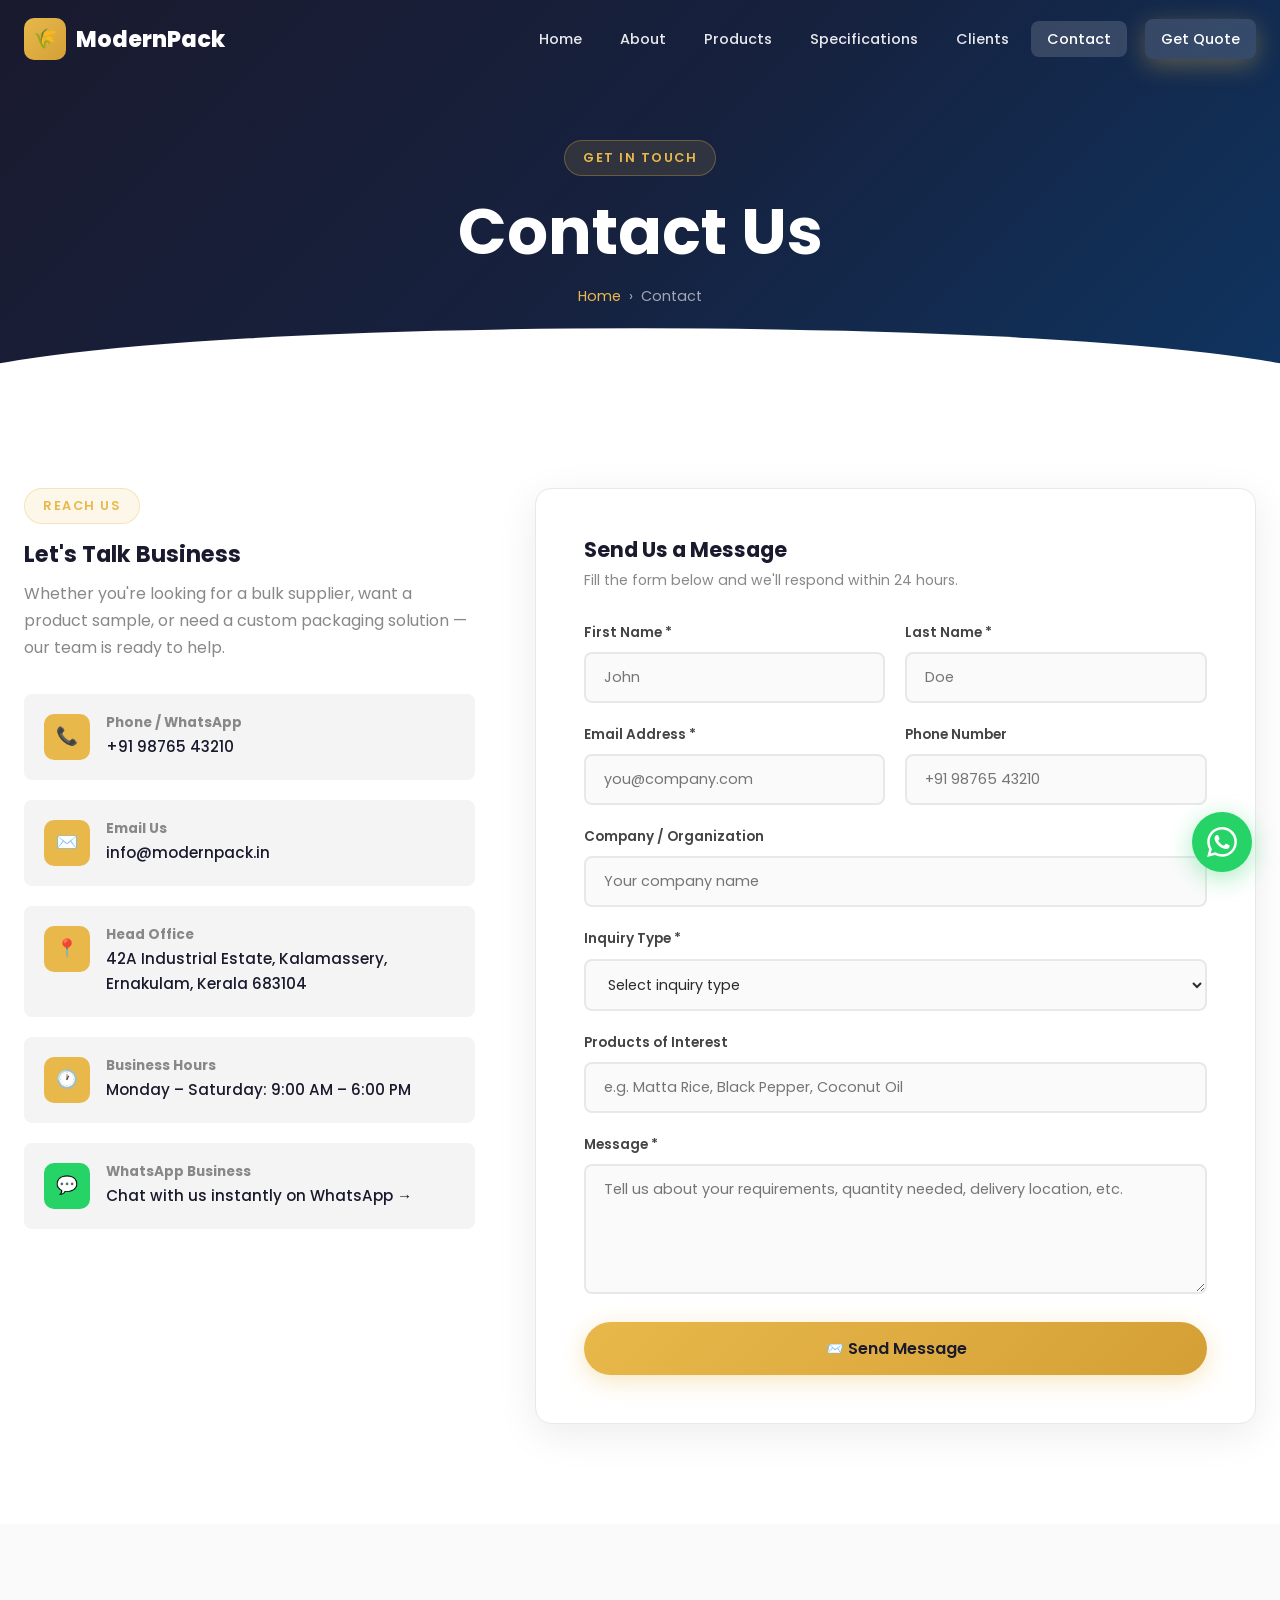
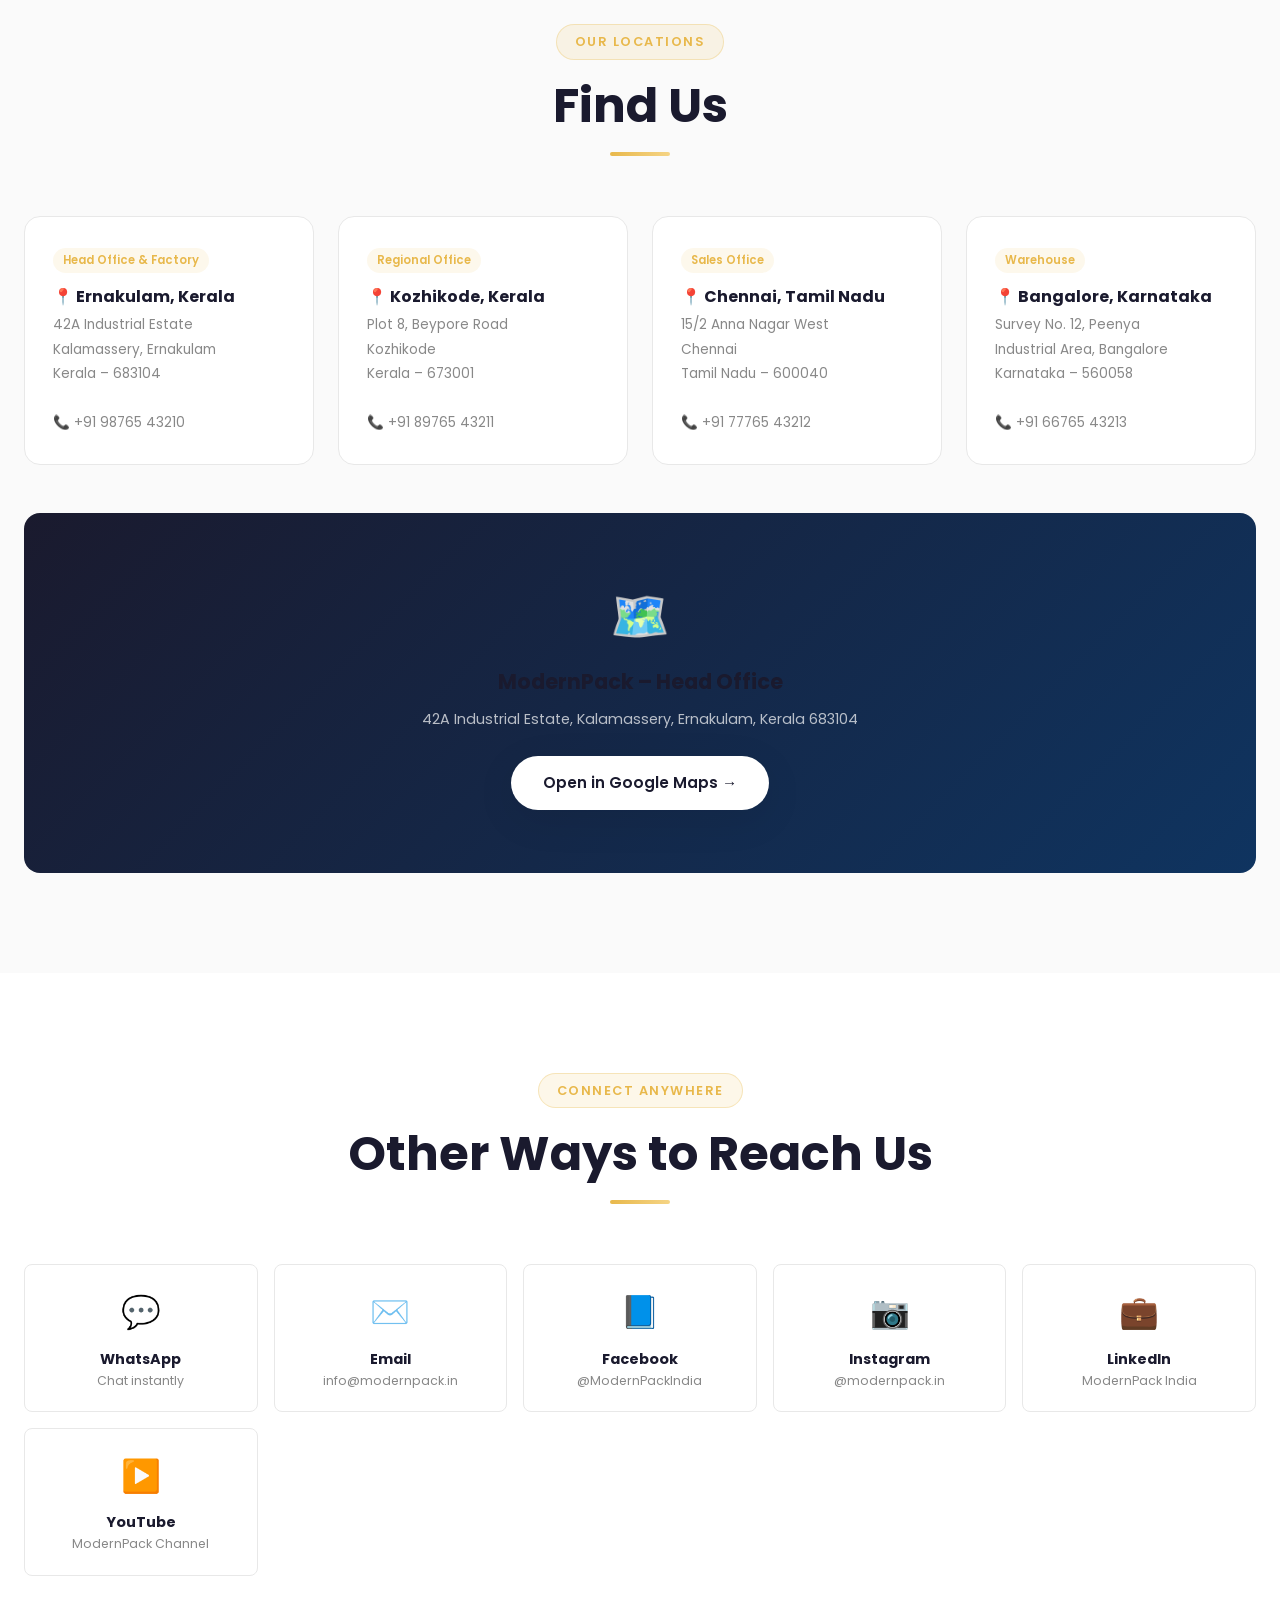
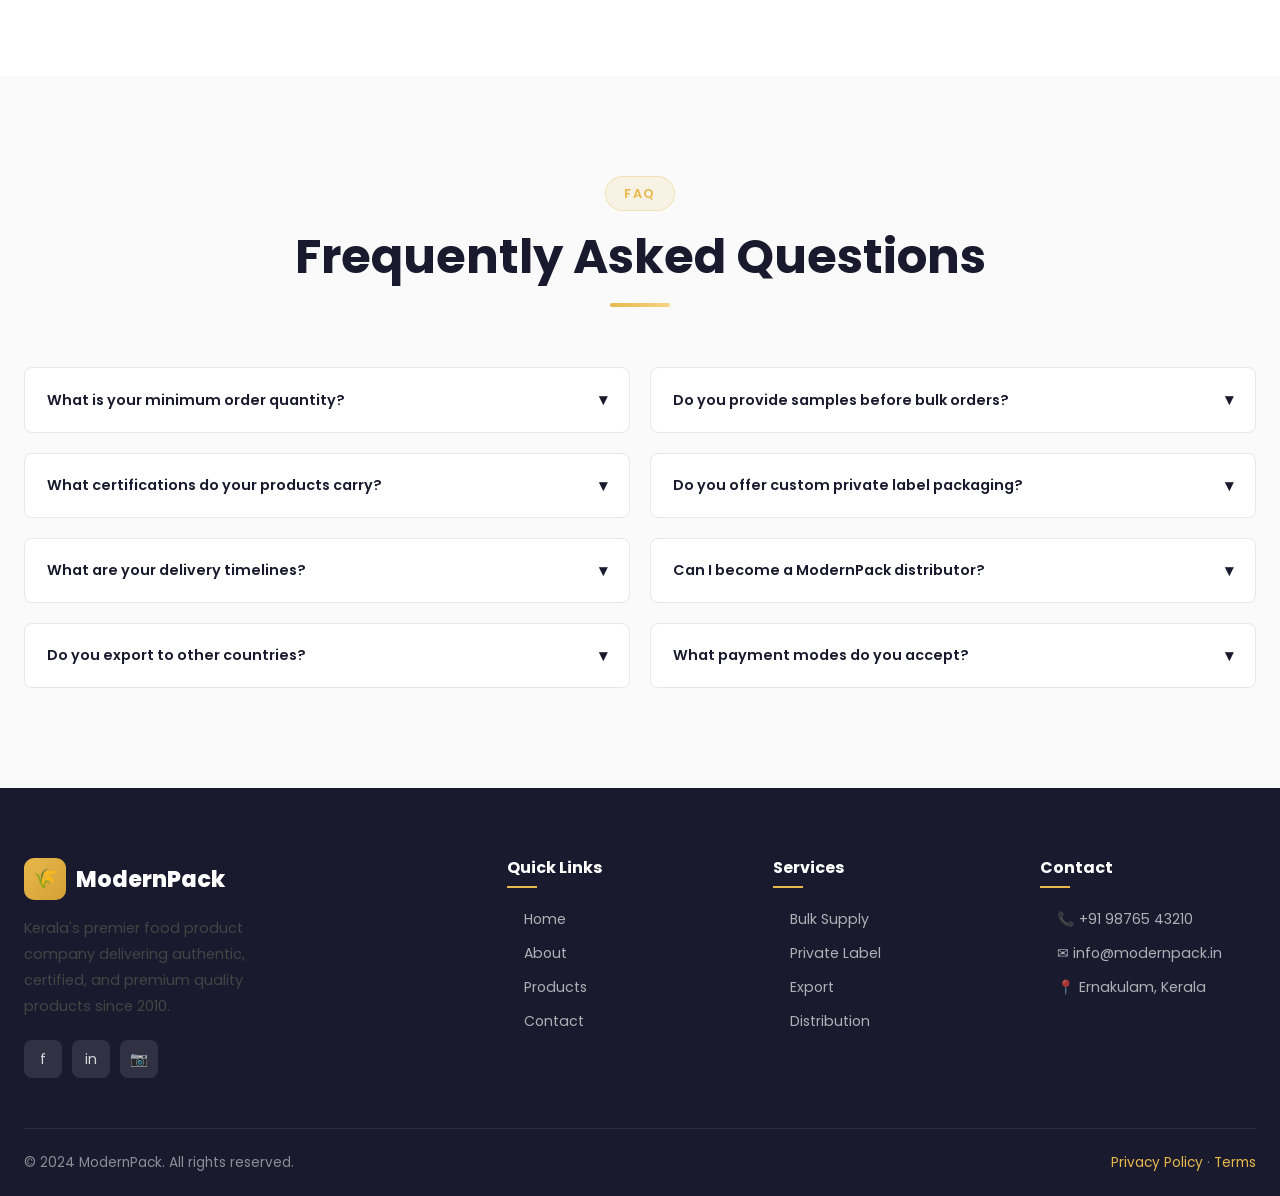
<file: pages/contact.html>
<!DOCTYPE html>
<html lang="en">
<head>
  <meta charset="UTF-8">
  <meta name="viewport" content="width=device-width, initial-scale=1.0">
  <title>Contact – ModernPack</title>
  <link rel="preconnect" href="https://fonts.googleapis.com">
  <link rel="preconnect" href="https://fonts.gstatic.com" crossorigin>
  <link href="https://fonts.googleapis.com/css2?family=Poppins:wght@300;400;500;600;700;800;900&display=swap" rel="stylesheet">
  <link rel="stylesheet" href="../css/style.css">
  <style>
    .faq-grid {
      display: grid;
      grid-template-columns: 1fr 1fr;
      gap: 20px;
    }
    @media(max-width:768px) { .faq-grid { grid-template-columns: 1fr; } }

    .faq-item {
      background: var(--white);
      border-radius: var(--radius-sm);
      border: 1px solid var(--border);
      overflow: hidden;
      transition: var(--transition);
    }
    .faq-item:hover { border-color: rgba(232,184,75,0.4); }

    .faq-question {
      padding: 18px 22px;
      font-size: 0.9rem;
      font-weight: 600;
      color: var(--primary);
      cursor: pointer;
      display: flex;
      justify-content: space-between;
      align-items: center;
      user-select: none;
    }
    .faq-question .arrow {
      font-size: 1rem;
      transition: var(--transition);
      flex-shrink: 0;
    }
    .faq-item.open .faq-question .arrow { transform: rotate(180deg); }

    .faq-answer {
      max-height: 0;
      overflow: hidden;
      transition: max-height 0.4s ease;
    }
    .faq-item.open .faq-answer { max-height: 200px; }
    .faq-answer p {
      padding: 0 22px 18px;
      font-size: 0.88rem;
      color: var(--gray);
      border-top: 1px solid var(--border);
      padding-top: 14px;
    }

    .map-section {
      background: var(--off-white);
    }
    .map-placeholder {
      background: linear-gradient(135deg, var(--primary), #0f3460);
      border-radius: var(--radius);
      height: 360px;
      display: flex;
      flex-direction: column;
      align-items: center;
      justify-content: center;
      color: var(--white);
      text-align: center;
      gap: 12px;
    }
    .map-placeholder .map-icon { font-size: 3rem; }
    .map-placeholder h3 { font-size: 1.3rem; }
    .map-placeholder p { color: rgba(255,255,255,0.7); font-size: 0.9rem; }

    .office-grid {
      display: grid;
      grid-template-columns: repeat(auto-fill, minmax(280px, 1fr));
      gap: 24px;
      margin-bottom: 48px;
    }
    .office-card {
      background: var(--white);
      border-radius: var(--radius);
      padding: 28px;
      border: 1px solid var(--border);
      transition: var(--transition);
    }
    .office-card:hover { transform: translateY(-4px); box-shadow: var(--shadow); border-color: rgba(232,184,75,0.3); }
    .office-card h4 { font-size: 1rem; margin-bottom: 6px; display: flex; align-items: center; gap: 8px; }
    .office-card .type {
      display: inline-block;
      background: rgba(232,184,75,0.1);
      color: var(--accent);
      padding: 3px 10px;
      border-radius: 20px;
      font-size: 0.72rem;
      font-weight: 600;
      margin-bottom: 14px;
    }
    .office-card p { font-size: 0.85rem; color: var(--gray); line-height: 1.8; }

    .social-contact-grid {
      display: grid;
      grid-template-columns: repeat(auto-fill, minmax(200px, 1fr));
      gap: 16px;
    }
    .social-contact-card {
      background: var(--white);
      border: 1px solid var(--border);
      border-radius: var(--radius-sm);
      padding: 20px;
      text-align: center;
      transition: var(--transition);
      text-decoration: none;
    }
    .social-contact-card:hover { transform: translateY(-4px); box-shadow: var(--shadow); }
    .social-contact-card .s-icon { font-size: 2rem; margin-bottom: 10px; display: block; }
    .social-contact-card h5 { font-size: 0.9rem; color: var(--primary); margin-bottom: 2px; }
    .social-contact-card p { font-size: 0.78rem; color: var(--gray); }

    .form-success {
      display: none;
      background: #f0fdf4;
      border: 1px solid #bbf7d0;
      border-radius: var(--radius-sm);
      padding: 20px;
      text-align: center;
      margin-bottom: 20px;
      color: #15803d;
    }
    .form-success.show { display: block; }
  </style>
</head>
<body>

<nav id="navbar">
  <div class="container">
    <div class="nav-inner">
      <a href="../index.html" class="nav-logo">
        <div class="logo-icon">🌾</div>
        ModernPack
      </a>
      <ul class="nav-menu" id="navMenu">
        <li><a href="../index.html">Home</a></li>
        <li><a href="about.html">About</a></li>
        <li><a href="products.html">Products</a></li>
        <li><a href="specifications.html">Specifications</a></li>
        <li><a href="clients.html">Clients</a></li>
        <li><a href="contact.html" class="active">Contact</a></li>
        <li class="nav-cta"><a href="contact.html" class="btn btn-primary">Get Quote</a></li>
      </ul>
      <div class="nav-toggle" id="navToggle"><span></span><span></span><span></span></div>
    </div>
  </div>
</nav>

<div class="page-hero">
  <div class="container">
    <span class="badge">Get in Touch</span>
    <h1>Contact Us</h1>
    <div class="breadcrumb">
      <a href="../index.html">Home</a> <span>›</span> <span>Contact</span>
    </div>
  </div>
</div>

<!-- Main Contact -->
<section class="section-pad">
  <div class="container">
    <div class="contact-grid">
      <div class="contact-info reveal-left">
        <span class="badge">Reach Us</span>
        <h3>Let's Talk Business</h3>
        <p>Whether you're looking for a bulk supplier, want a product sample, or need a custom packaging solution — our team is ready to help.</p>
        <div class="contact-items">
          <div class="contact-item">
            <div class="c-icon">📞</div>
            <div>
              <h5>Phone / WhatsApp</h5>
              <p>+91 98765 43210</p>
            </div>
          </div>
          <div class="contact-item">
            <div class="c-icon">✉️</div>
            <div>
              <h5>Email Us</h5>
              <p>info@modernpack.in</p>
            </div>
          </div>
          <div class="contact-item">
            <div class="c-icon">📍</div>
            <div>
              <h5>Head Office</h5>
              <p>42A Industrial Estate, Kalamassery, Ernakulam, Kerala 683104</p>
            </div>
          </div>
          <div class="contact-item">
            <div class="c-icon">🕐</div>
            <div>
              <h5>Business Hours</h5>
              <p>Monday – Saturday: 9:00 AM – 6:00 PM</p>
            </div>
          </div>
          <div class="contact-item" style="cursor:pointer;" onclick="window.open('https://wa.me/919876543210?text=Hello%20ModernPack!')">
            <div class="c-icon" style="background:#25D366;color:#fff;">💬</div>
            <div>
              <h5>WhatsApp Business</h5>
              <p>Chat with us instantly on WhatsApp →</p>
            </div>
          </div>
        </div>
      </div>

      <div class="contact-form reveal-right">
        <div class="form-success" id="formSuccess">
          ✅ Your message has been sent! Our team will get back to you within 24 hours.
        </div>
        <h3 style="font-size:1.3rem;margin-bottom:6px;">Send Us a Message</h3>
        <p style="font-size:0.88rem;color:var(--gray);margin-bottom:28px;">Fill the form below and we'll respond within 24 hours.</p>
        <form id="contactForm">
          <div class="form-row">
            <div class="form-group">
              <label>First Name *</label>
              <input type="text" placeholder="John" required>
            </div>
            <div class="form-group">
              <label>Last Name *</label>
              <input type="text" placeholder="Doe" required>
            </div>
          </div>
          <div class="form-row">
            <div class="form-group">
              <label>Email Address *</label>
              <input type="email" placeholder="you@company.com" required>
            </div>
            <div class="form-group">
              <label>Phone Number</label>
              <input type="tel" placeholder="+91 98765 43210">
            </div>
          </div>
          <div class="form-group">
            <label>Company / Organization</label>
            <input type="text" placeholder="Your company name">
          </div>
          <div class="form-group">
            <label>Inquiry Type *</label>
            <select required>
              <option value="">Select inquiry type</option>
              <option>Product Inquiry / Quote</option>
              <option>Bulk Order</option>
              <option>Distributor Partnership</option>
              <option>Sample Request</option>
              <option>Custom Packaging</option>
              <option>Technical Specifications</option>
              <option>Other</option>
            </select>
          </div>
          <div class="form-group">
            <label>Products of Interest</label>
            <input type="text" placeholder="e.g. Matta Rice, Black Pepper, Coconut Oil">
          </div>
          <div class="form-group">
            <label>Message *</label>
            <textarea placeholder="Tell us about your requirements, quantity needed, delivery location, etc." required></textarea>
          </div>
          <button type="submit" class="btn btn-primary" style="width:100%;justify-content:center;font-size:1rem;">
            📨 Send Message
          </button>
        </form>
      </div>
    </div>
  </div>
</section>

<!-- Office Locations -->
<section class="section-pad" style="background:var(--off-white)">
  <div class="container">
    <div class="section-header reveal">
      <span class="badge">Our Locations</span>
      <h2>Find Us</h2>
      <div class="divider"></div>
    </div>
    <div class="office-grid">
      <div class="office-card reveal">
        <div class="type">Head Office & Factory</div>
        <h4>📍 Ernakulam, Kerala</h4>
        <p>42A Industrial Estate<br>Kalamassery, Ernakulam<br>Kerala – 683104<br><br>📞 +91 98765 43210</p>
      </div>
      <div class="office-card reveal" style="transition-delay:.1s">
        <div class="type">Regional Office</div>
        <h4>📍 Kozhikode, Kerala</h4>
        <p>Plot 8, Beypore Road<br>Kozhikode<br>Kerala – 673001<br><br>📞 +91 89765 43211</p>
      </div>
      <div class="office-card reveal" style="transition-delay:.2s">
        <div class="type">Sales Office</div>
        <h4>📍 Chennai, Tamil Nadu</h4>
        <p>15/2 Anna Nagar West<br>Chennai<br>Tamil Nadu – 600040<br><br>📞 +91 77765 43212</p>
      </div>
      <div class="office-card reveal" style="transition-delay:.3s">
        <div class="type">Warehouse</div>
        <h4>📍 Bangalore, Karnataka</h4>
        <p>Survey No. 12, Peenya<br>Industrial Area, Bangalore<br>Karnataka – 560058<br><br>📞 +91 66765 43213</p>
      </div>
    </div>

    <div class="map-placeholder reveal">
      <div class="map-icon">🗺️</div>
      <h3>ModernPack – Head Office</h3>
      <p>42A Industrial Estate, Kalamassery, Ernakulam, Kerala 683104</p>
      <a href="https://maps.google.com" target="_blank" class="btn btn-white" style="margin-top:12px;">
        Open in Google Maps →
      </a>
    </div>
  </div>
</section>

<!-- Social & Quick Connect -->
<section class="section-pad">
  <div class="container">
    <div class="section-header reveal">
      <span class="badge">Connect Anywhere</span>
      <h2>Other Ways to Reach Us</h2>
      <div class="divider"></div>
    </div>
    <div class="social-contact-grid">
      <a href="https://wa.me/919876543210" class="social-contact-card reveal" target="_blank">
        <span class="s-icon">💬</span>
        <h5>WhatsApp</h5>
        <p>Chat instantly</p>
      </a>
      <a href="mailto:info@modernpack.in" class="social-contact-card reveal" style="transition-delay:.1s">
        <span class="s-icon">✉️</span>
        <h5>Email</h5>
        <p>info@modernpack.in</p>
      </a>
      <a href="#" class="social-contact-card reveal" style="transition-delay:.2s">
        <span class="s-icon">📘</span>
        <h5>Facebook</h5>
        <p>@ModernPackIndia</p>
      </a>
      <a href="#" class="social-contact-card reveal" style="transition-delay:.3s">
        <span class="s-icon">📷</span>
        <h5>Instagram</h5>
        <p>@modernpack.in</p>
      </a>
      <a href="#" class="social-contact-card reveal" style="transition-delay:.1s">
        <span class="s-icon">💼</span>
        <h5>LinkedIn</h5>
        <p>ModernPack India</p>
      </a>
      <a href="#" class="social-contact-card reveal" style="transition-delay:.2s">
        <span class="s-icon">▶️</span>
        <h5>YouTube</h5>
        <p>ModernPack Channel</p>
      </a>
    </div>
  </div>
</section>

<!-- FAQ -->
<section class="section-pad" style="background:var(--off-white)">
  <div class="container">
    <div class="section-header reveal">
      <span class="badge">FAQ</span>
      <h2>Frequently Asked Questions</h2>
      <div class="divider"></div>
    </div>
    <div class="faq-grid">
      <div class="faq-item reveal">
        <div class="faq-question">What is your minimum order quantity? <span class="arrow">▾</span></div>
        <div class="faq-answer"><p>Minimum order quantity varies by product. For most products it is 50kg. For bulk institutional orders, we offer flexible terms. Contact us for product-specific MOQ.</p></div>
      </div>
      <div class="faq-item reveal" style="transition-delay:.1s">
        <div class="faq-question">Do you provide samples before bulk orders? <span class="arrow">▾</span></div>
        <div class="faq-answer"><p>Yes! We provide free product samples (up to 500g per product, up to 5 products) to verified businesses. Submit a sample request through our contact form.</p></div>
      </div>
      <div class="faq-item reveal" style="transition-delay:.2s">
        <div class="faq-question">What certifications do your products carry? <span class="arrow">▾</span></div>
        <div class="faq-answer"><p>All products are FSSAI and ISO 22000:2018 certified. Select products also carry NPOP Organic, APEDA, and GI Tag certifications. Lab test reports are available on request.</p></div>
      </div>
      <div class="faq-item reveal" style="transition-delay:.3s">
        <div class="faq-question">Do you offer custom private label packaging? <span class="arrow">▾</span></div>
        <div class="faq-answer"><p>Yes, we offer private labelling and custom packaging for bulk orders above 500kg. Minimum lead time is 15 days. Contact our sales team for a detailed quote.</p></div>
      </div>
      <div class="faq-item reveal">
        <div class="faq-question">What are your delivery timelines? <span class="arrow">▾</span></div>
        <div class="faq-answer"><p>Within Kerala: 1-2 business days. Pan-India: 3-7 business days depending on location. Express delivery options are available at additional cost.</p></div>
      </div>
      <div class="faq-item reveal" style="transition-delay:.1s">
        <div class="faq-question">Can I become a ModernPack distributor? <span class="arrow">▾</span></div>
        <div class="faq-answer"><p>We are actively expanding our distributor network across India. If you are interested in becoming a distributor in your region, please fill out our contact form with "Distributor Partnership" as the inquiry type.</p></div>
      </div>
      <div class="faq-item reveal" style="transition-delay:.2s">
        <div class="faq-question">Do you export to other countries? <span class="arrow">▾</span></div>
        <div class="faq-answer"><p>Yes, we export to UAE, Kuwait, Bahrain, Singapore, Malaysia, and the UK. We are APEDA registered and comply with international food safety standards.</p></div>
      </div>
      <div class="faq-item reveal" style="transition-delay:.3s">
        <div class="faq-question">What payment modes do you accept? <span class="arrow">▾</span></div>
        <div class="faq-answer"><p>We accept bank transfers (NEFT/RTGS), UPI, cheques, and credit terms (30 days) for established accounts. International payments via wire transfer/LC.</p></div>
      </div>
    </div>
  </div>
</section>

<footer>
  <div class="footer-main">
    <div class="container">
      <div class="footer-grid">
        <div class="footer-brand">
          <div class="nav-logo" style="display:inline-flex;margin-bottom:16px;"><div class="logo-icon">🌾</div>ModernPack</div>
          <p>Kerala's premier food product company delivering authentic, certified, and premium quality products since 2010.</p>
          <div class="footer-social">
            <a href="#" class="social-btn">f</a>
            <a href="#" class="social-btn">in</a>
            <a href="#" class="social-btn">📷</a>
          </div>
        </div>
        <div class="footer-col">
          <h5>Quick Links</h5>
          <ul>
            <li><a href="../index.html">Home</a></li>
            <li><a href="about.html">About</a></li>
            <li><a href="products.html">Products</a></li>
            <li><a href="contact.html">Contact</a></li>
          </ul>
        </div>
        <div class="footer-col">
          <h5>Services</h5>
          <ul>
            <li><a href="#">Bulk Supply</a></li>
            <li><a href="#">Private Label</a></li>
            <li><a href="#">Export</a></li>
            <li><a href="#">Distribution</a></li>
          </ul>
        </div>
        <div class="footer-col">
          <h5>Contact</h5>
          <ul>
            <li><a href="tel:+919876543210">📞 +91 98765 43210</a></li>
            <li><a href="mailto:info@modernpack.in">✉ info@modernpack.in</a></li>
            <li><a href="#">📍 Ernakulam, Kerala</a></li>
          </ul>
        </div>
      </div>
    </div>
  </div>
  <div class="container">
    <div class="footer-bottom">
      <p>© 2024 ModernPack. All rights reserved.</p>
      <p><a href="#">Privacy Policy</a> · <a href="#">Terms</a></p>
    </div>
  </div>
</footer>

<div class="whatsapp-float">
  <div class="wa-tooltip">Chat with us!</div>
  <a href="https://wa.me/919876543210?text=Hello%20ModernPack!%20I%20want%20to%20know%20more%20about%20your%20products." class="wa-btn" target="_blank" rel="noopener">
    <div class="wa-pulse"></div>
    <svg viewBox="0 0 24 24"><path d="M17.472 14.382c-.297-.149-1.758-.867-2.03-.967-.273-.099-.471-.148-.67.15-.197.297-.767.966-.94 1.164-.173.199-.347.223-.644.075-.297-.15-1.255-.463-2.39-1.475-.883-.788-1.48-1.761-1.653-2.059-.173-.297-.018-.458.13-.606.134-.133.298-.347.446-.52.149-.174.198-.298.298-.497.099-.198.05-.371-.025-.52-.075-.149-.669-1.612-.916-2.207-.242-.579-.487-.5-.669-.51-.173-.008-.371-.01-.57-.01-.198 0-.52.074-.792.372-.272.297-1.04 1.016-1.04 2.479 0 1.462 1.065 2.875 1.213 3.074.149.198 2.096 3.2 5.077 4.487.709.306 1.262.489 1.694.625.712.227 1.36.195 1.871.118.571-.085 1.758-.719 2.006-1.413.248-.694.248-1.289.173-1.413-.074-.124-.272-.198-.57-.347m-5.421 7.403h-.004a9.87 9.87 0 01-5.031-1.378l-.361-.214-3.741.982.998-3.648-.235-.374a9.86 9.86 0 01-1.51-5.26c.001-5.45 4.436-9.884 9.888-9.884 2.64 0 5.122 1.03 6.988 2.898a9.825 9.825 0 012.893 6.994c-.003 5.45-4.437 9.884-9.885 9.884m8.413-18.297A11.815 11.815 0 0012.05 0C5.495 0 .16 5.335.157 11.892c0 2.096.547 4.142 1.588 5.945L.057 24l6.305-1.654a11.882 11.882 0 005.683 1.448h.005c6.554 0 11.89-5.335 11.893-11.893a11.821 11.821 0 00-3.48-8.413z"/></svg>
  </a>
</div>

<script src="../js/main.js"></script>
<script>
  // FAQ Accordion
  document.querySelectorAll('.faq-question').forEach(q => {
    q.addEventListener('click', () => {
      const item = q.closest('.faq-item');
      const isOpen = item.classList.contains('open');
      document.querySelectorAll('.faq-item').forEach(i => i.classList.remove('open'));
      if (!isOpen) item.classList.add('open');
    });
  });

  // Form submit with success message
  const form = document.getElementById('contactForm');
  if (form) {
    form.addEventListener('submit', (e) => {
      e.preventDefault();
      const success = document.getElementById('formSuccess');
      const btn = form.querySelector('[type=submit]');
      btn.innerHTML = '✓ Message Sent!';
      btn.style.background = '#22c55e';
      success.classList.add('show');
      success.scrollIntoView({ behavior: 'smooth', block: 'center' });
      setTimeout(() => {
        btn.innerHTML = '📨 Send Message';
        btn.style.background = '';
        success.classList.remove('show');
        form.reset();
      }, 4000);
    });
  }
</script>
</body>
</html>
</file>
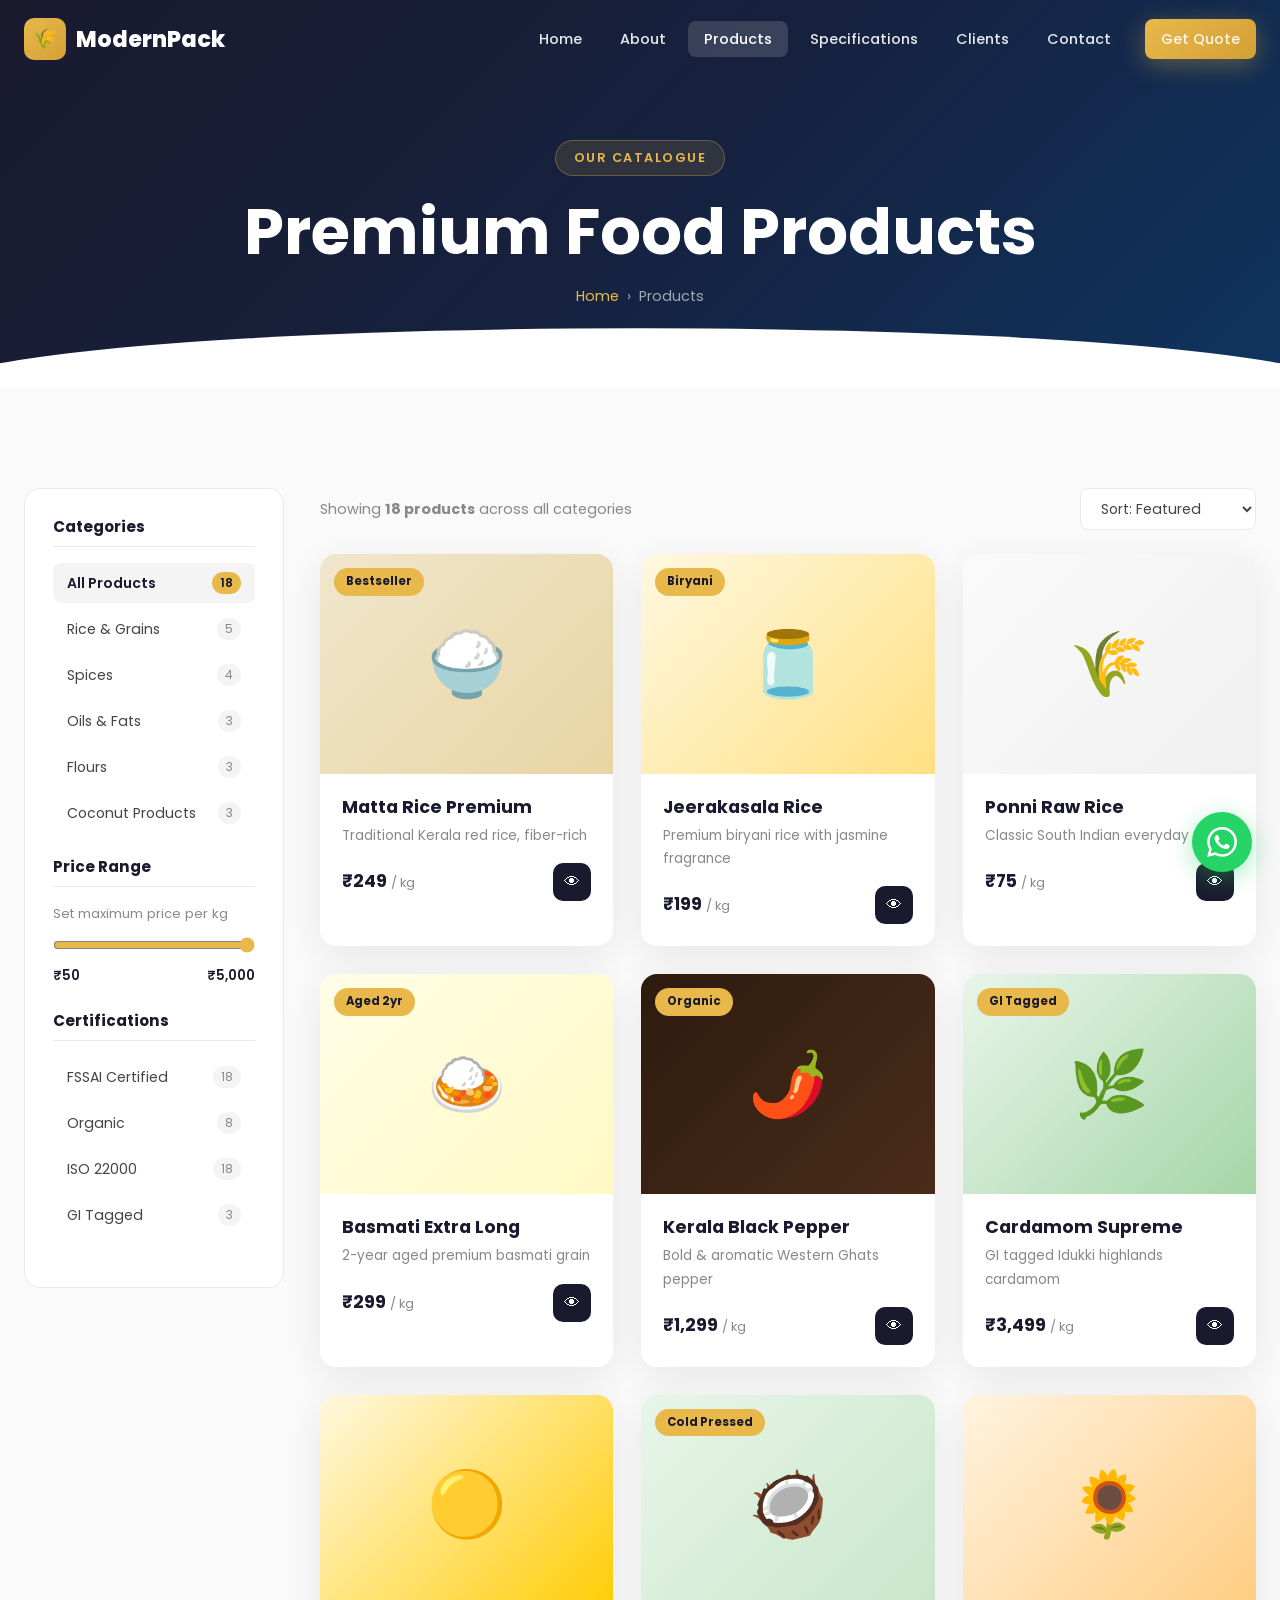
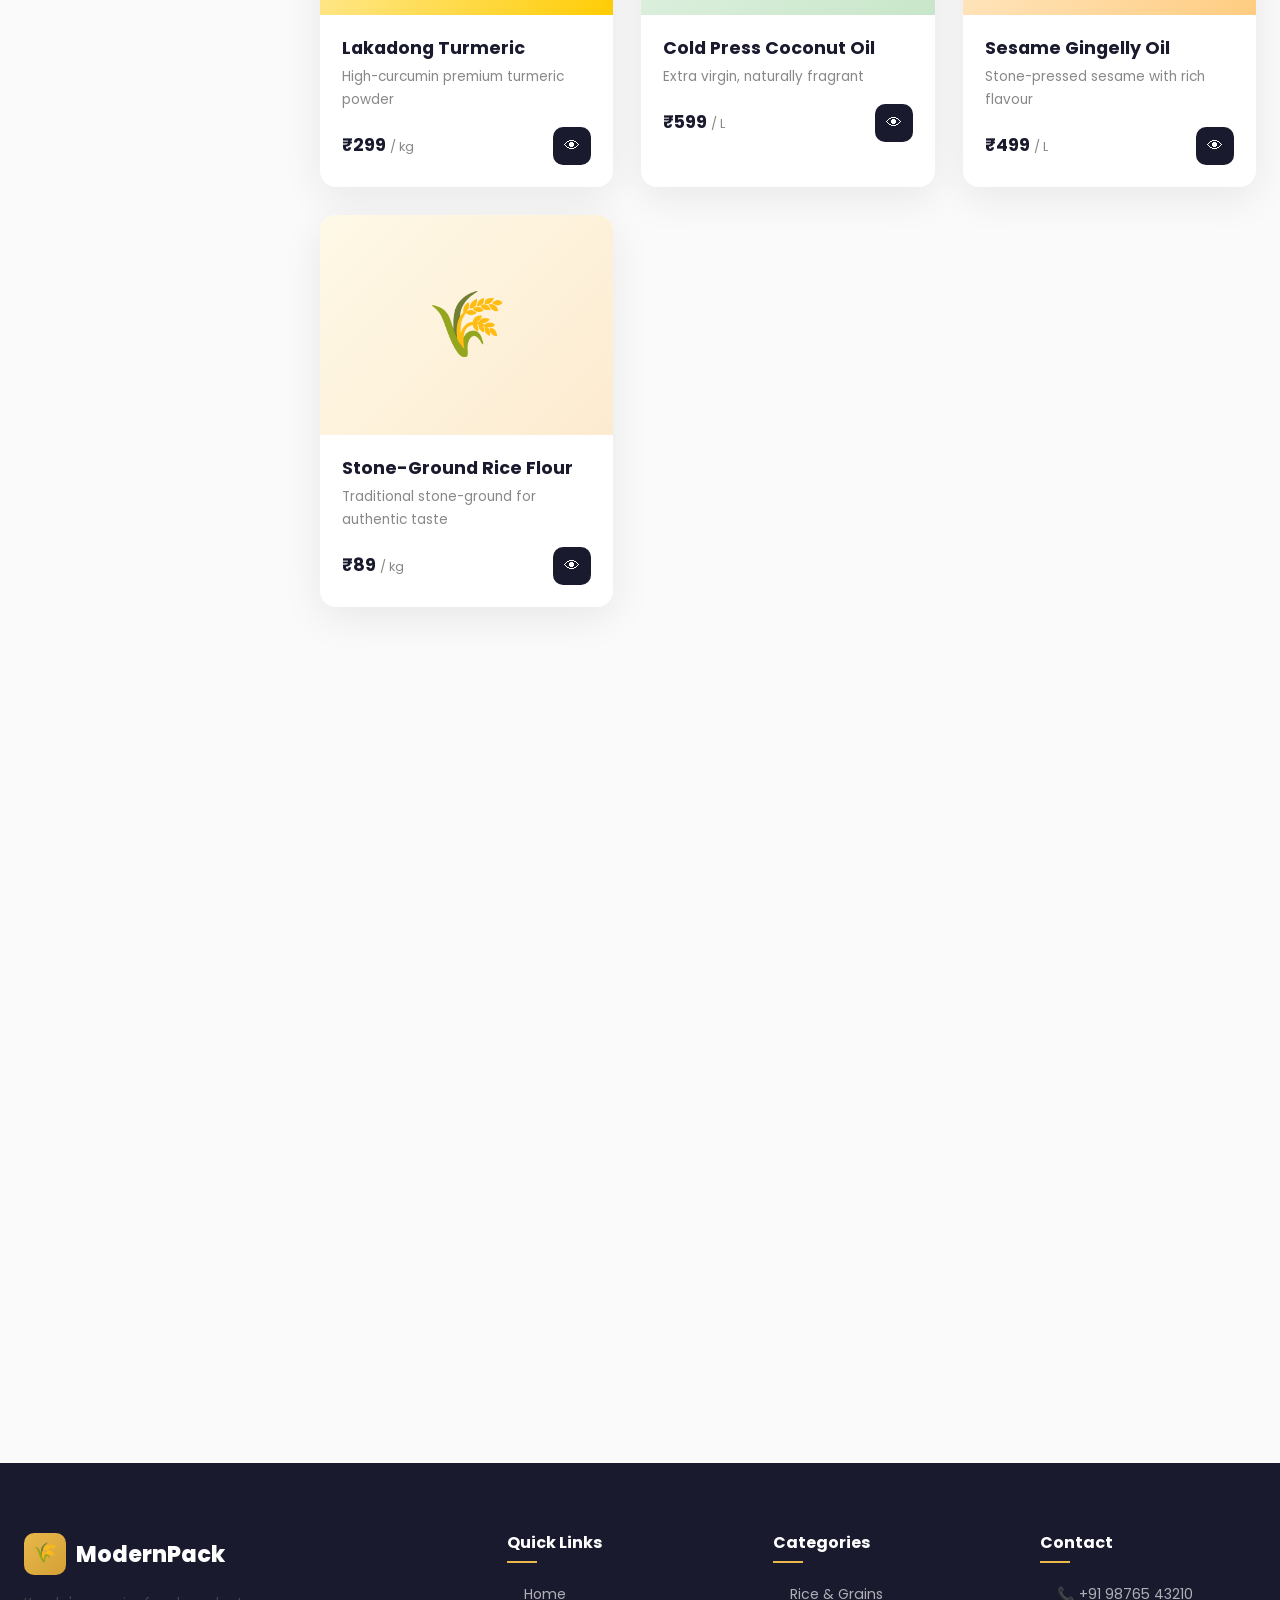
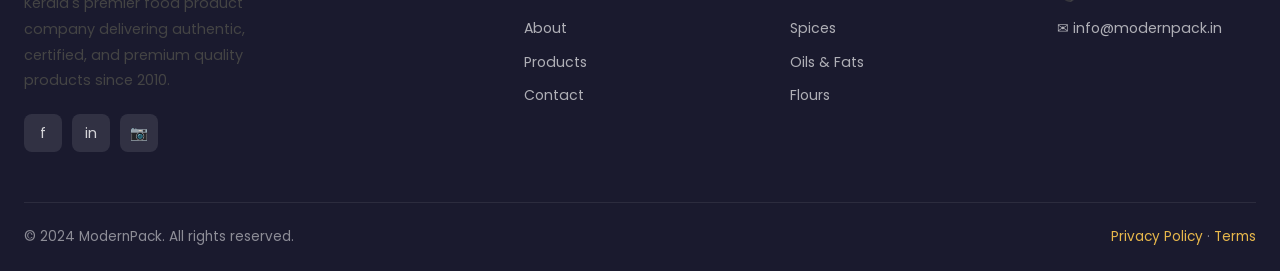
<file: pages/products.html>
<!DOCTYPE html>
<html lang="en">
<head>
  <meta charset="UTF-8">
  <meta name="viewport" content="width=device-width, initial-scale=1.0">
  <title>Products – ModernPack</title>
  <link rel="preconnect" href="https://fonts.googleapis.com">
  <link rel="preconnect" href="https://fonts.gstatic.com" crossorigin>
  <link href="https://fonts.googleapis.com/css2?family=Poppins:wght@300;400;500;600;700;800;900&display=swap" rel="stylesheet">
  <link rel="stylesheet" href="../css/style.css">
  <style>
    .products-layout { display: grid; grid-template-columns: 260px 1fr; gap: 36px; align-items: flex-start; }
    @media(max-width:900px) { .products-layout { grid-template-columns: 1fr; } .sidebar { display: none; } }

    .sidebar {
      background: var(--white);
      border-radius: var(--radius);
      padding: 28px;
      border: 1px solid var(--border);
      position: sticky;
      top: 90px;
    }
    .sidebar h4 { font-size: 0.95rem; margin-bottom: 16px; padding-bottom: 10px; border-bottom: 1px solid var(--border); }
    .sidebar-list { list-style: none; display: flex; flex-direction: column; gap: 6px; margin-bottom: 24px; }
    .sidebar-list li button {
      width: 100%;
      text-align: left;
      padding: 9px 14px;
      border: none;
      background: none;
      border-radius: 8px;
      font-family: 'Poppins', sans-serif;
      font-size: 0.88rem;
      color: var(--dark-gray);
      cursor: pointer;
      transition: var(--transition);
      display: flex;
      justify-content: space-between;
      align-items: center;
    }
    .sidebar-list li button:hover, .sidebar-list li button.active {
      background: var(--light-gray);
      color: var(--primary);
      font-weight: 600;
    }
    .sidebar-list li button .count {
      background: var(--light-gray);
      color: var(--gray);
      padding: 2px 8px;
      border-radius: 20px;
      font-size: 0.75rem;
    }
    .sidebar-list li button.active .count {
      background: var(--accent);
      color: var(--primary);
    }

    .price-range label { font-size: 0.82rem; color: var(--gray); display: block; margin-bottom: 8px; }
    input[type=range] {
      width: 100%;
      accent-color: var(--accent);
    }
    .price-display { display: flex; justify-content: space-between; font-size: 0.82rem; font-weight: 600; color: var(--primary); margin-top: 4px; }

    .products-header {
      display: flex;
      justify-content: space-between;
      align-items: center;
      margin-bottom: 24px;
      flex-wrap: wrap;
      gap: 12px;
    }
    .products-header p { font-size: 0.9rem; color: var(--gray); }

    .sort-select {
      padding: 9px 16px;
      border: 1px solid var(--border);
      border-radius: 8px;
      font-family: 'Poppins', sans-serif;
      font-size: 0.88rem;
      color: var(--dark-gray);
      background: var(--white);
      cursor: pointer;
      outline: none;
    }

    .upload-section {
      background: var(--white);
      border-radius: var(--radius);
      padding: 36px;
      border: 1px solid var(--border);
      margin-top: 48px;
    }
    .upload-section h3 { font-size: 1.2rem; margin-bottom: 8px; }
    .upload-section > p { font-size: 0.9rem; color: var(--gray); margin-bottom: 24px; }

    .upload-meta { display: grid; grid-template-columns: 1fr 1fr; gap: 16px; margin-bottom: 20px; }
    @media(max-width:600px) { .upload-meta { grid-template-columns: 1fr; } }

    .upload-actions { display: flex; gap: 12px; margin-top: 20px; flex-wrap: wrap; }
  </style>
</head>
<body>

<nav id="navbar">
  <div class="container">
    <div class="nav-inner">
      <a href="../index.html" class="nav-logo">
        <div class="logo-icon">🌾</div>
        ModernPack
      </a>
      <ul class="nav-menu" id="navMenu">
        <li><a href="../index.html">Home</a></li>
        <li><a href="about.html">About</a></li>
        <li><a href="products.html" class="active">Products</a></li>
        <li><a href="specifications.html">Specifications</a></li>
        <li><a href="clients.html">Clients</a></li>
        <li><a href="contact.html">Contact</a></li>
        <li class="nav-cta"><a href="contact.html" class="btn btn-primary">Get Quote</a></li>
      </ul>
      <div class="nav-toggle" id="navToggle"><span></span><span></span><span></span></div>
    </div>
  </div>
</nav>

<div class="page-hero">
  <div class="container">
    <span class="badge">Our Catalogue</span>
    <h1>Premium Food Products</h1>
    <div class="breadcrumb">
      <a href="../index.html">Home</a> <span>›</span> <span>Products</span>
    </div>
  </div>
</div>

<section class="section-pad" style="background:var(--off-white)">
  <div class="container">
    <div class="products-layout">
      <!-- Sidebar -->
      <div class="sidebar">
        <h4>Categories</h4>
        <ul class="sidebar-list">
          <li><button class="active" data-filter="all">All Products <span class="count">18</span></button></li>
          <li><button data-filter="rice">Rice & Grains <span class="count">5</span></button></li>
          <li><button data-filter="spices">Spices <span class="count">4</span></button></li>
          <li><button data-filter="oils">Oils & Fats <span class="count">3</span></button></li>
          <li><button data-filter="flours">Flours <span class="count">3</span></button></li>
          <li><button data-filter="coconut">Coconut Products <span class="count">3</span></button></li>
        </ul>

        <h4>Price Range</h4>
        <div class="price-range">
          <label>Set maximum price per kg</label>
          <input type="range" id="priceRange" min="50" max="5000" value="5000">
          <div class="price-display"><span>₹50</span><span id="priceVal">₹5,000</span></div>
        </div>

        <div style="margin-top:24px;">
          <h4>Certifications</h4>
          <ul class="sidebar-list">
            <li><button>FSSAI Certified <span class="count">18</span></button></li>
            <li><button>Organic <span class="count">8</span></button></li>
            <li><button>ISO 22000 <span class="count">18</span></button></li>
            <li><button>GI Tagged <span class="count">3</span></button></li>
          </ul>
        </div>
      </div>

      <!-- Main Grid -->
      <div>
        <div class="products-header">
          <p>Showing <strong>18 products</strong> across all categories</p>
          <select class="sort-select">
            <option>Sort: Featured</option>
            <option>Price: Low to High</option>
            <option>Price: High to Low</option>
            <option>Newest First</option>
          </select>
        </div>

        <div class="products-grid" id="productsGrid">
          <!-- Rice & Grains -->
          <div class="product-card reveal" data-category="rice"
               data-name="Matta Rice Premium" data-price="₹249/kg" data-emoji="🍚"
               data-desc="Traditional Kerala Matta rice known for its rich fiber content and earthy flavour. Perfect for daily meals."
               data-weight="1kg / 5kg / 25kg" data-shelf="18 months" data-origin="Palakkad, Kerala" data-cert="FSSAI, ISO 22000">
            <div class="product-card-img">🍚<span class="product-tag">Bestseller</span></div>
            <div class="product-card-body">
              <h3>Matta Rice Premium</h3>
              <p>Traditional Kerala red rice, fiber-rich</p>
              <div class="product-card-footer">
                <div class="price">₹249 <span>/ kg</span></div>
                <button class="card-btn" data-modal>👁</button>
              </div>
            </div>
          </div>

          <div class="product-card reveal" style="transition-delay:.05s" data-category="rice"
               data-name="Jeerakasala Rice" data-price="₹199/kg" data-emoji="🫙"
               data-desc="Aromatic short-grain biryani rice from Wayanad. Jasmine-like fragrance with soft fluffy texture."
               data-weight="1kg / 5kg / 25kg" data-shelf="18 months" data-origin="Wayanad, Kerala" data-cert="FSSAI Certified">
            <div class="product-card-img" style="background:linear-gradient(135deg,#fff8e1,#ffe082);">🫙<span class="product-tag">Biryani</span></div>
            <div class="product-card-body">
              <h3>Jeerakasala Rice</h3>
              <p>Premium biryani rice with jasmine fragrance</p>
              <div class="product-card-footer">
                <div class="price">₹199 <span>/ kg</span></div>
                <button class="card-btn" data-modal>👁</button>
              </div>
            </div>
          </div>

          <div class="product-card reveal" style="transition-delay:.1s" data-category="rice"
               data-name="Ponni Raw Rice" data-price="₹75/kg" data-emoji="🌾"
               data-desc="Classic Ponni raw rice perfect for all South Indian dishes. Mild flavour and easy to cook."
               data-weight="1kg / 5kg / 25kg" data-shelf="24 months" data-origin="Tamil Nadu" data-cert="FSSAI Certified">
            <div class="product-card-img" style="background:linear-gradient(135deg,#fafafa,#f0f0f0);">🌾</div>
            <div class="product-card-body">
              <h3>Ponni Raw Rice</h3>
              <p>Classic South Indian everyday rice</p>
              <div class="product-card-footer">
                <div class="price">₹75 <span>/ kg</span></div>
                <button class="card-btn" data-modal>👁</button>
              </div>
            </div>
          </div>

          <div class="product-card reveal" style="transition-delay:.15s" data-category="rice"
               data-name="Basmati Extra Long" data-price="₹299/kg" data-emoji="🍛"
               data-desc="Extra-long grain basmati rice aged 2 years for perfect fluffiness. Ideal for biryanis and pulao."
               data-weight="1kg / 5kg / 10kg" data-shelf="24 months" data-origin="Punjab, India" data-cert="FSSAI, APEDA">
            <div class="product-card-img" style="background:linear-gradient(135deg,#fffde7,#fff9c4);">🍛<span class="product-tag">Aged 2yr</span></div>
            <div class="product-card-body">
              <h3>Basmati Extra Long</h3>
              <p>2-year aged premium basmati grain</p>
              <div class="product-card-footer">
                <div class="price">₹299 <span>/ kg</span></div>
                <button class="card-btn" data-modal>👁</button>
              </div>
            </div>
          </div>

          <!-- Spices -->
          <div class="product-card reveal" style="transition-delay:.2s" data-category="spices"
               data-name="Kerala Black Pepper" data-price="₹1,299/kg" data-emoji="🌶️"
               data-desc="Premium grade black pepper from Western Ghats with bold pungent aroma and natural oils."
               data-weight="100g / 500g / 1kg" data-shelf="24 months" data-origin="Wayanad, Kerala" data-cert="FSSAI, Organic">
            <div class="product-card-img" style="background:linear-gradient(135deg,#2d1b0e,#4a2c1a);">🌶️<span class="product-tag">Organic</span></div>
            <div class="product-card-body">
              <h3>Kerala Black Pepper</h3>
              <p>Bold & aromatic Western Ghats pepper</p>
              <div class="product-card-footer">
                <div class="price">₹1,299 <span>/ kg</span></div>
                <button class="card-btn" data-modal>👁</button>
              </div>
            </div>
          </div>

          <div class="product-card reveal" style="transition-delay:.25s" data-category="spices"
               data-name="Cardamom Supreme" data-price="₹3,499/kg" data-emoji="🌿"
               data-desc="GI tagged green cardamom from Idukki highlands with intense sweet-spicy aroma."
               data-weight="50g / 100g / 500g" data-shelf="18 months" data-origin="Idukki, Kerala" data-cert="FSSAI, GI Tagged">
            <div class="product-card-img" style="background:linear-gradient(135deg,#e8f5e9,#a5d6a7);">🌿<span class="product-tag">GI Tagged</span></div>
            <div class="product-card-body">
              <h3>Cardamom Supreme</h3>
              <p>GI tagged Idukki highlands cardamom</p>
              <div class="product-card-footer">
                <div class="price">₹3,499 <span>/ kg</span></div>
                <button class="card-btn" data-modal>👁</button>
              </div>
            </div>
          </div>

          <div class="product-card reveal" style="transition-delay:.3s" data-category="spices"
               data-name="Turmeric Powder" data-price="₹299/kg" data-emoji="🟡"
               data-desc="Pure Lakadong turmeric with high curcumin content (5-7%). Deep golden colour and earthy aroma."
               data-weight="100g / 500g / 1kg" data-shelf="18 months" data-origin="Meghalaya" data-cert="FSSAI, Organic">
            <div class="product-card-img" style="background:linear-gradient(135deg,#fff8e1,#ffcc02);">🟡</div>
            <div class="product-card-body">
              <h3>Lakadong Turmeric</h3>
              <p>High-curcumin premium turmeric powder</p>
              <div class="product-card-footer">
                <div class="price">₹299 <span>/ kg</span></div>
                <button class="card-btn" data-modal>👁</button>
              </div>
            </div>
          </div>

          <!-- Oils -->
          <div class="product-card reveal" style="transition-delay:.05s" data-category="oils"
               data-name="Cold Press Coconut Oil" data-price="₹599/L" data-emoji="🥥"
               data-desc="Extra virgin cold-pressed coconut oil. Pure, unrefined with natural coconut fragrance."
               data-weight="500ml / 1L / 5L" data-shelf="24 months" data-origin="Thrissur, Kerala" data-cert="FSSAI, Organic">
            <div class="product-card-img" style="background:linear-gradient(135deg,#e8f5e9,#c8e6c9);">🥥<span class="product-tag">Cold Pressed</span></div>
            <div class="product-card-body">
              <h3>Cold Press Coconut Oil</h3>
              <p>Extra virgin, naturally fragrant</p>
              <div class="product-card-footer">
                <div class="price">₹599 <span>/ L</span></div>
                <button class="card-btn" data-modal>👁</button>
              </div>
            </div>
          </div>

          <div class="product-card reveal" style="transition-delay:.1s" data-category="oils"
               data-name="Sesame Oil" data-price="₹499/L" data-emoji="🌻"
               data-desc="Cold-pressed sesame oil with rich nutty aroma. Traditional stone-pressed for maximum nutrition."
               data-weight="500ml / 1L" data-shelf="18 months" data-origin="Andhra Pradesh" data-cert="FSSAI, Organic">
            <div class="product-card-img" style="background:linear-gradient(135deg,#fff3e0,#ffcc80);">🌻</div>
            <div class="product-card-body">
              <h3>Sesame Gingelly Oil</h3>
              <p>Stone-pressed sesame with rich flavour</p>
              <div class="product-card-footer">
                <div class="price">₹499 <span>/ L</span></div>
                <button class="card-btn" data-modal>👁</button>
              </div>
            </div>
          </div>

          <!-- Flours -->
          <div class="product-card reveal" style="transition-delay:.15s" data-category="flours"
               data-name="Stone-Ground Rice Flour" data-price="₹89/kg" data-emoji="🌾"
               data-desc="Finely stone-ground rice flour for appam, puttu, and idiyappam. Traditional taste guaranteed."
               data-weight="500g / 1kg / 5kg" data-shelf="12 months" data-origin="Kerala, India" data-cert="FSSAI Certified">
            <div class="product-card-img" style="background:linear-gradient(135deg,#fef9e7,#fdebd0);">🌾</div>
            <div class="product-card-body">
              <h3>Stone-Ground Rice Flour</h3>
              <p>Traditional stone-ground for authentic taste</p>
              <div class="product-card-footer">
                <div class="price">₹89 <span>/ kg</span></div>
                <button class="card-btn" data-modal>👁</button>
              </div>
            </div>
          </div>

          <div class="product-card reveal" style="transition-delay:.2s" data-category="flours"
               data-name="Wheat Atta Premium" data-price="₹65/kg" data-emoji="🫓"
               data-desc="Whole wheat chakki-fresh atta for soft, nutritious rotis. Stone-ground with full bran."
               data-weight="1kg / 5kg / 10kg" data-shelf="3 months" data-origin="Punjab, India" data-cert="FSSAI Certified">
            <div class="product-card-img" style="background:linear-gradient(135deg,#efebe9,#d7ccc8);">🫓</div>
            <div class="product-card-body">
              <h3>Whole Wheat Atta</h3>
              <p>Chakki-fresh stone-ground wheat flour</p>
              <div class="product-card-footer">
                <div class="price">₹65 <span>/ kg</span></div>
                <button class="card-btn" data-modal>👁</button>
              </div>
            </div>
          </div>

          <!-- Coconut -->
          <div class="product-card reveal" style="transition-delay:.25s" data-category="coconut"
               data-name="Desiccated Coconut" data-price="₹249/kg" data-emoji="🥥"
               data-desc="Premium desiccated coconut — finely shredded, naturally dried with no additives."
               data-weight="200g / 500g / 1kg" data-shelf="12 months" data-origin="Kerala, India" data-cert="FSSAI, Export Grade">
            <div class="product-card-img" style="background:linear-gradient(135deg,#fafafa,#e8f5e9);">🥥<span class="product-tag">Export Grade</span></div>
            <div class="product-card-body">
              <h3>Desiccated Coconut</h3>
              <p>Export grade finely shredded coconut</p>
              <div class="product-card-footer">
                <div class="price">₹249 <span>/ kg</span></div>
                <button class="card-btn" data-modal>👁</button>
              </div>
            </div>
          </div>
        </div>

        <!-- Image Upload Section -->
        <div class="upload-section reveal">
          <h3>📸 Upload Product Images</h3>
          <p>Submit images of your product requirement or existing product for our team to provide better recommendations.</p>
          <div class="upload-meta">
            <div class="form-group" style="margin-bottom:0">
              <label>Product Name</label>
              <input type="text" placeholder="Enter product name">
            </div>
            <div class="form-group" style="margin-bottom:0">
              <label>Category</label>
              <select>
                <option>Select Category</option>
                <option>Rice & Grains</option>
                <option>Spices</option>
                <option>Oils</option>
                <option>Flours</option>
                <option>Coconut Products</option>
              </select>
            </div>
          </div>
          <div class="upload-area" id="uploadArea">
            <span class="upload-icon">📤</span>
            <h4>Drag & Drop Product Images Here</h4>
            <p>Supports JPG, PNG, WebP — up to 10 files, max 5MB each</p>
            <button class="btn btn-outline" type="button">Browse Files</button>
            <input type="file" id="fileInput" multiple accept="image/*" style="display:none">
          </div>
          <div class="upload-preview" id="uploadPreview"></div>
          <div class="upload-actions">
            <button class="btn btn-primary" type="button">Submit for Review</button>
            <button class="btn btn-outline" type="button" onclick="document.getElementById('uploadPreview').innerHTML=''">Clear All</button>
          </div>
        </div>
      </div>
    </div>
  </div>
</section>

<!-- Product Modal -->
<div class="modal-overlay" id="productModal">
  <div class="modal">
    <div class="modal-header">
      <h3 id="modalName">Product Name</h3>
      <button class="modal-close" id="modalClose">✕</button>
    </div>
    <div class="modal-body">
      <div class="modal-grid">
        <div class="modal-gallery">
          <div class="modal-main-img" id="modalEmoji">🌾</div>
          <div class="modal-thumbs">
            <div class="modal-thumb active">🌾</div>
            <div class="modal-thumb">📦</div>
            <div class="modal-thumb">🏷️</div>
            <div class="modal-thumb">📋</div>
          </div>
        </div>
        <div class="modal-details">
          <div id="modalPrice" style="font-size:1.8rem;font-weight:800;color:var(--accent);margin-bottom:12px;"></div>
          <p id="modalDesc"></p>
          <div class="modal-specs">
            <div class="modal-spec-row"><span>Weight Options</span><span id="modalW"></span></div>
            <div class="modal-spec-row"><span>Shelf Life</span><span id="modalShelf"></span></div>
            <div class="modal-spec-row"><span>Origin</span><span id="modalOrig"></span></div>
            <div class="modal-spec-row"><span>Certifications</span><span id="modalCert"></span></div>
          </div>
          <div class="modal-actions">
            <a href="contact.html" class="btn btn-primary">Get Quote</a>
            <a href="specifications.html" class="btn btn-outline">View Specs</a>
          </div>
        </div>
      </div>
    </div>
  </div>
</div>

<footer>
  <div class="footer-main">
    <div class="container">
      <div class="footer-grid">
        <div class="footer-brand">
          <div class="nav-logo" style="display:inline-flex;margin-bottom:16px;"><div class="logo-icon">🌾</div>ModernPack</div>
          <p>Kerala's premier food product company delivering authentic, certified, and premium quality products since 2010.</p>
          <div class="footer-social">
            <a href="#" class="social-btn">f</a>
            <a href="#" class="social-btn">in</a>
            <a href="#" class="social-btn">📷</a>
          </div>
        </div>
        <div class="footer-col">
          <h5>Quick Links</h5>
          <ul>
            <li><a href="../index.html">Home</a></li>
            <li><a href="about.html">About</a></li>
            <li><a href="products.html">Products</a></li>
            <li><a href="contact.html">Contact</a></li>
          </ul>
        </div>
        <div class="footer-col">
          <h5>Categories</h5>
          <ul>
            <li><a href="#">Rice & Grains</a></li>
            <li><a href="#">Spices</a></li>
            <li><a href="#">Oils & Fats</a></li>
            <li><a href="#">Flours</a></li>
          </ul>
        </div>
        <div class="footer-col">
          <h5>Contact</h5>
          <ul>
            <li><a href="tel:+919876543210">📞 +91 98765 43210</a></li>
            <li><a href="mailto:info@modernpack.in">✉ info@modernpack.in</a></li>
          </ul>
        </div>
      </div>
    </div>
  </div>
  <div class="container">
    <div class="footer-bottom">
      <p>© 2024 ModernPack. All rights reserved.</p>
      <p><a href="#">Privacy Policy</a> · <a href="#">Terms</a></p>
    </div>
  </div>
</footer>

<div class="whatsapp-float">
  <div class="wa-tooltip">Chat with us!</div>
  <a href="https://wa.me/919876543210" class="wa-btn" target="_blank" rel="noopener">
    <div class="wa-pulse"></div>
    <svg viewBox="0 0 24 24"><path d="M17.472 14.382c-.297-.149-1.758-.867-2.03-.967-.273-.099-.471-.148-.67.15-.197.297-.767.966-.94 1.164-.173.199-.347.223-.644.075-.297-.15-1.255-.463-2.39-1.475-.883-.788-1.48-1.761-1.653-2.059-.173-.297-.018-.458.13-.606.134-.133.298-.347.446-.52.149-.174.198-.298.298-.497.099-.198.05-.371-.025-.52-.075-.149-.669-1.612-.916-2.207-.242-.579-.487-.5-.669-.51-.173-.008-.371-.01-.57-.01-.198 0-.52.074-.792.372-.272.297-1.04 1.016-1.04 2.479 0 1.462 1.065 2.875 1.213 3.074.149.198 2.096 3.2 5.077 4.487.709.306 1.262.489 1.694.625.712.227 1.36.195 1.871.118.571-.085 1.758-.719 2.006-1.413.248-.694.248-1.289.173-1.413-.074-.124-.272-.198-.57-.347m-5.421 7.403h-.004a9.87 9.87 0 01-5.031-1.378l-.361-.214-3.741.982.998-3.648-.235-.374a9.86 9.86 0 01-1.51-5.26c.001-5.45 4.436-9.884 9.888-9.884 2.64 0 5.122 1.03 6.988 2.898a9.825 9.825 0 012.893 6.994c-.003 5.45-4.437 9.884-9.885 9.884m8.413-18.297A11.815 11.815 0 0012.05 0C5.495 0 .16 5.335.157 11.892c0 2.096.547 4.142 1.588 5.945L.057 24l6.305-1.654a11.882 11.882 0 005.683 1.448h.005c6.554 0 11.89-5.335 11.893-11.893a11.821 11.821 0 00-3.48-8.413z"/></svg>
  </a>
</div>

<script src="../js/main.js"></script>
<script>
  // Sidebar filter
  document.querySelectorAll('.sidebar-list button').forEach(btn => {
    btn.addEventListener('click', () => {
      document.querySelectorAll('.sidebar-list button').forEach(b => b.classList.remove('active'));
      btn.classList.add('active');
      const filter = btn.dataset.filter;
      if (!filter) return;
      document.querySelectorAll('.product-card').forEach(card => {
        if (filter === 'all' || card.dataset.category === filter) {
          card.style.display = '';
        } else {
          card.style.display = 'none';
        }
      });
    });
  });

  // Price range
  const range = document.getElementById('priceRange');
  const priceVal = document.getElementById('priceVal');
  if (range) {
    range.addEventListener('input', () => {
      priceVal.textContent = '₹' + parseInt(range.value).toLocaleString('en-IN');
    });
  }
</script>
</body>
</html>
</file>
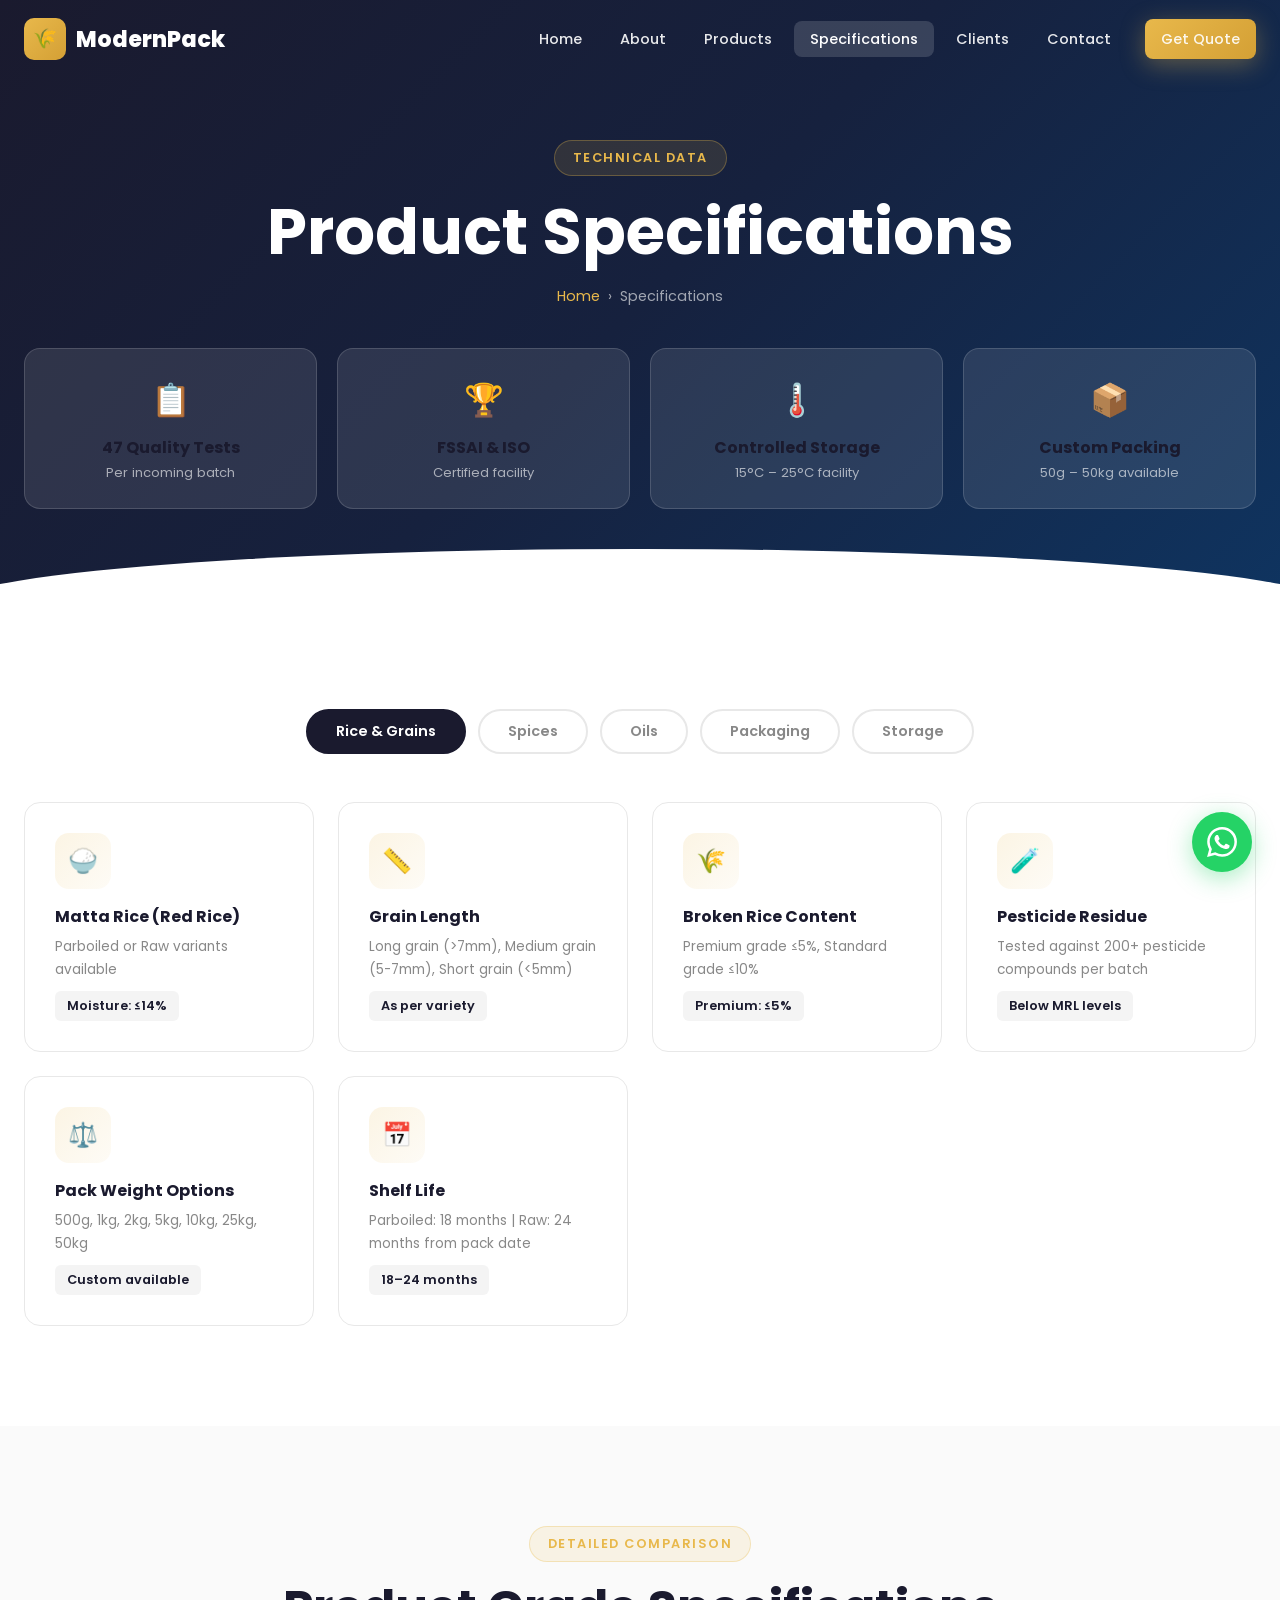
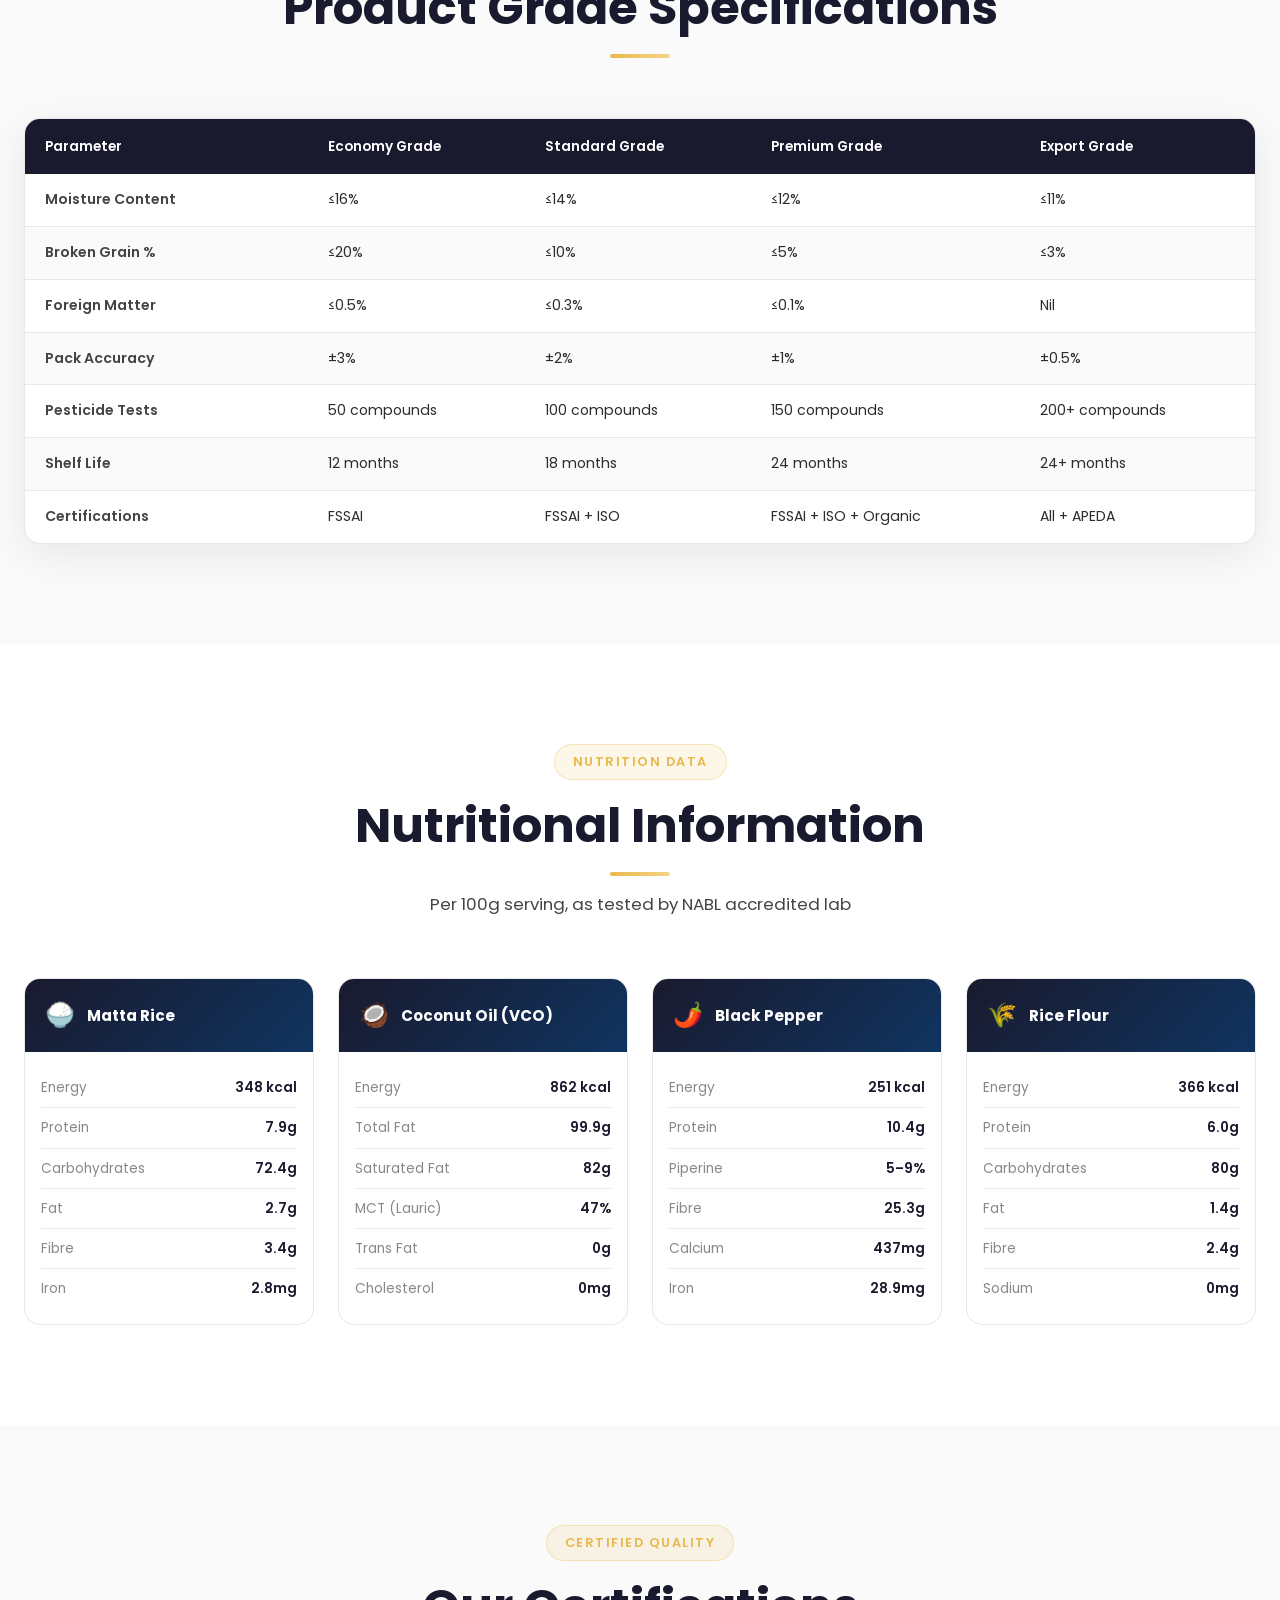
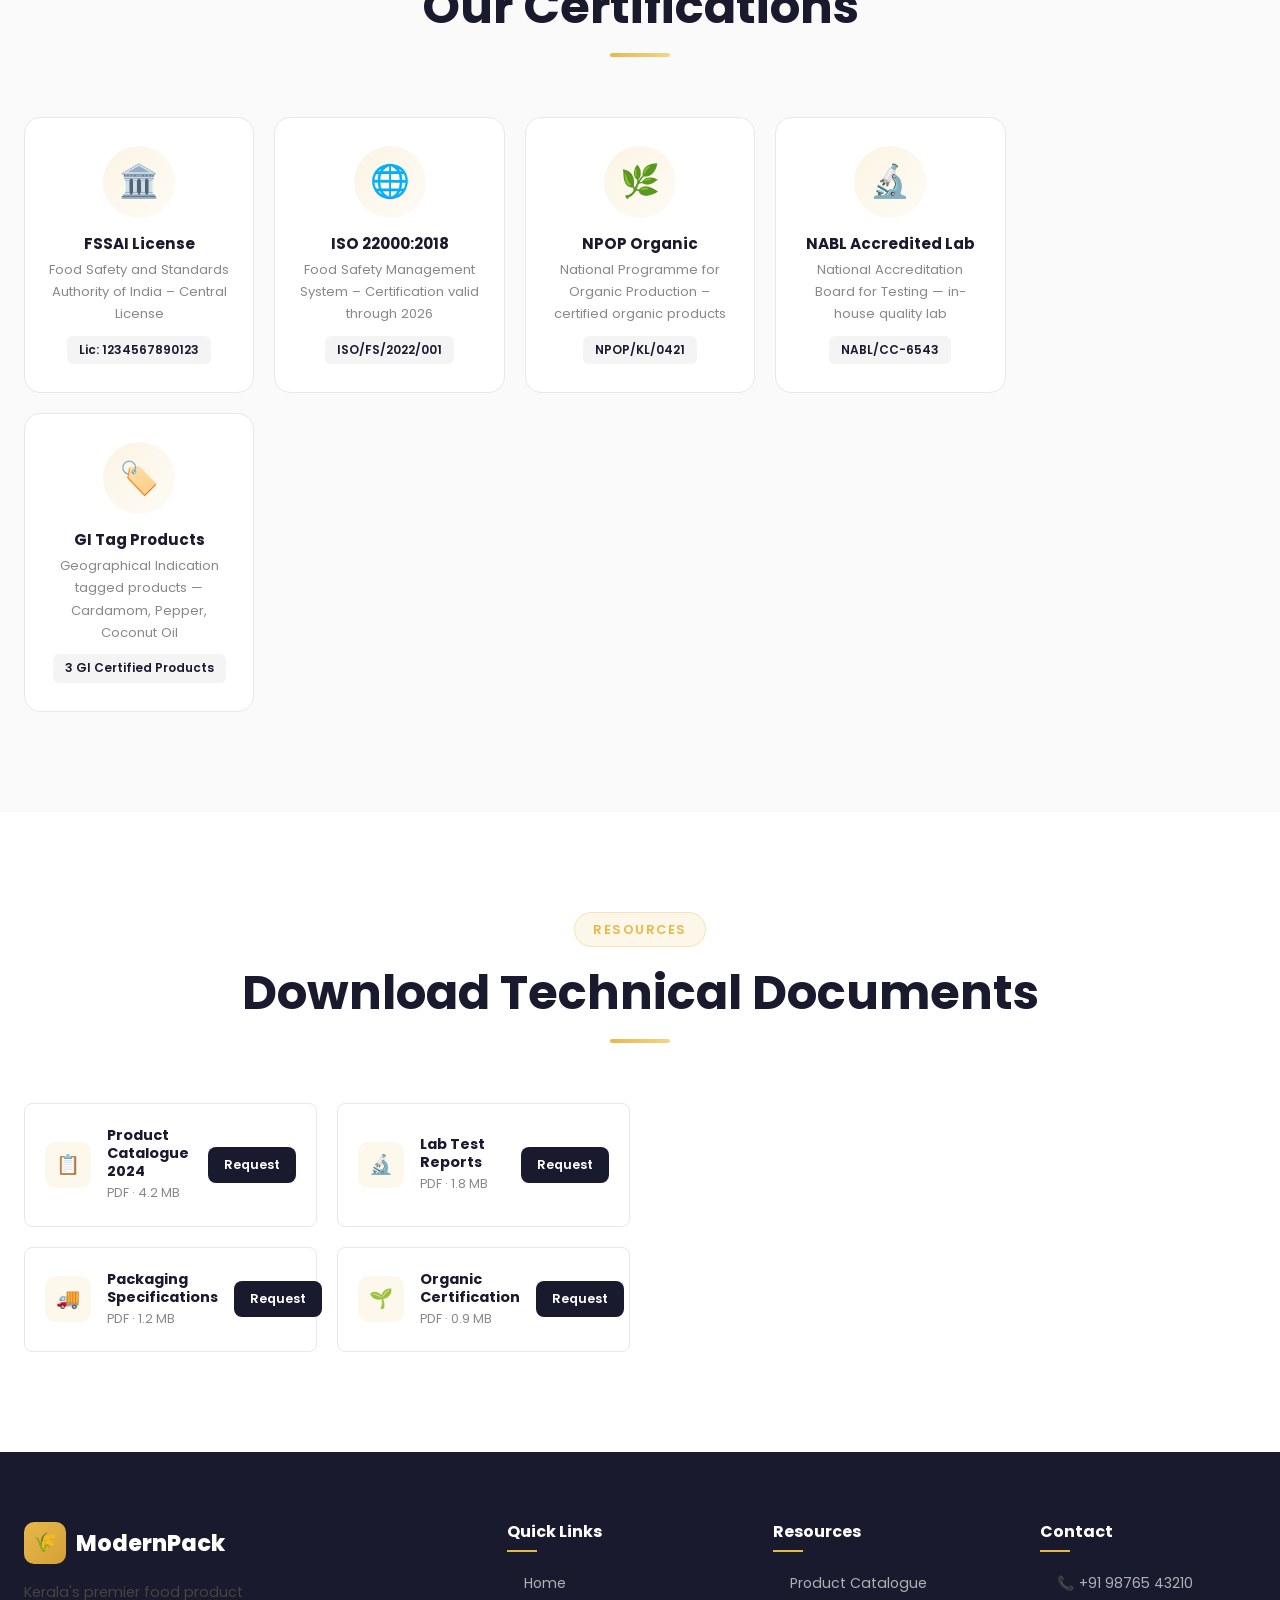
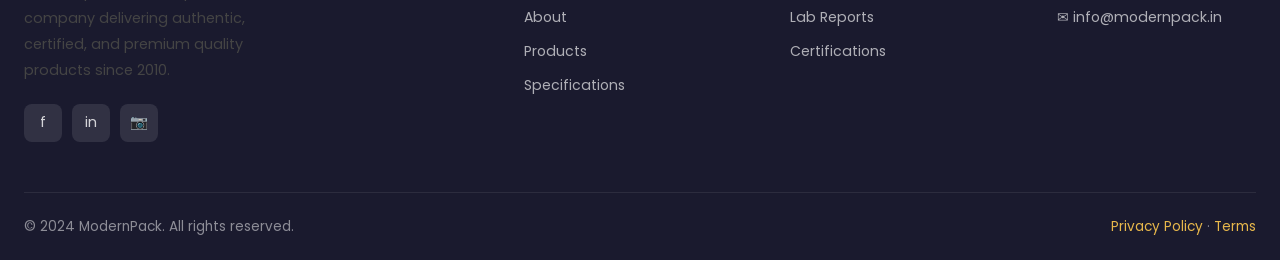
<file: pages/specifications.html>
<!DOCTYPE html>
<html lang="en">
<head>
  <meta charset="UTF-8">
  <meta name="viewport" content="width=device-width, initial-scale=1.0">
  <title>Specifications – ModernPack</title>
  <link rel="preconnect" href="https://fonts.googleapis.com">
  <link rel="preconnect" href="https://fonts.gstatic.com" crossorigin>
  <link href="https://fonts.googleapis.com/css2?family=Poppins:wght@300;400;500;600;700;800;900&display=swap" rel="stylesheet">
  <link rel="stylesheet" href="../css/style.css">
  <style>
    .spec-hero-grid {
      display: grid;
      grid-template-columns: repeat(4, 1fr);
      gap: 20px;
      margin-top: 40px;
    }
    @media(max-width:768px) { .spec-hero-grid { grid-template-columns: repeat(2,1fr); } }
    @media(max-width:480px) { .spec-hero-grid { grid-template-columns: 1fr; } }

    .spec-hero-card {
      background: rgba(255,255,255,0.1);
      border: 1px solid rgba(255,255,255,0.15);
      border-radius: var(--radius);
      padding: 24px 20px;
      text-align: center;
      color: var(--white);
    }
    .spec-hero-card .icon { font-size: 2rem; margin-bottom: 10px; display: block; }
    .spec-hero-card h4 { font-size: 1rem; margin-bottom: 4px; }
    .spec-hero-card p { font-size: 0.82rem; color: rgba(255,255,255,0.6); }

    .spec-table-wrap {
      background: var(--white);
      border-radius: var(--radius);
      border: 1px solid var(--border);
      overflow: hidden;
      box-shadow: var(--shadow);
    }
    .spec-table {
      width: 100%;
      border-collapse: collapse;
    }
    .spec-table th {
      background: var(--primary);
      color: var(--white);
      padding: 16px 20px;
      text-align: left;
      font-size: 0.85rem;
      font-weight: 600;
    }
    .spec-table tr:nth-child(even) { background: var(--off-white); }
    .spec-table td {
      padding: 14px 20px;
      font-size: 0.88rem;
      border-bottom: 1px solid var(--border);
      vertical-align: middle;
    }
    .spec-table tr:last-child td { border-bottom: none; }
    .spec-table .label-cell { font-weight: 600; color: var(--dark-gray); min-width: 200px; }
    .spec-table .val-cell { color: var(--text); }

    .cert-grid {
      display: grid;
      grid-template-columns: repeat(auto-fill, minmax(220px, 1fr));
      gap: 20px;
    }
    .cert-card {
      background: var(--white);
      border-radius: var(--radius);
      padding: 28px 24px;
      text-align: center;
      border: 1px solid var(--border);
      transition: var(--transition);
    }
    .cert-card:hover {
      border-color: var(--accent);
      transform: translateY(-4px);
      box-shadow: 0 8px 24px rgba(232,184,75,0.1);
    }
    .cert-badge {
      width: 72px;
      height: 72px;
      background: linear-gradient(135deg, rgba(232,184,75,0.15), rgba(232,184,75,0.05));
      border-radius: 50%;
      display: flex;
      align-items: center;
      justify-content: center;
      font-size: 2rem;
      margin: 0 auto 16px;
    }
    .cert-card h4 { font-size: 0.95rem; margin-bottom: 6px; }
    .cert-card p { font-size: 0.82rem; color: var(--gray); }
    .cert-num {
      display: inline-block;
      background: var(--light-gray);
      padding: 4px 12px;
      border-radius: 6px;
      font-size: 0.75rem;
      font-weight: 600;
      color: var(--primary);
      margin-top: 10px;
    }

    .nutrition-grid {
      display: grid;
      grid-template-columns: repeat(auto-fill, minmax(260px, 1fr));
      gap: 24px;
    }
    .nutrition-card {
      background: var(--white);
      border-radius: var(--radius);
      overflow: hidden;
      border: 1px solid var(--border);
    }
    .nutrition-card-header {
      background: linear-gradient(135deg, var(--primary), #0f3460);
      padding: 16px 20px;
      display: flex;
      align-items: center;
      gap: 12px;
    }
    .nutrition-card-header .nut-icon { font-size: 1.5rem; }
    .nutrition-card-header h4 { color: var(--white); font-size: 0.95rem; margin: 0; }
    .nutrition-table { padding: 16px; }
    .nut-row {
      display: flex;
      justify-content: space-between;
      padding: 8px 0;
      border-bottom: 1px solid var(--border);
      font-size: 0.85rem;
    }
    .nut-row:last-child { border-bottom: none; }
    .nut-row span:first-child { color: var(--gray); }
    .nut-row span:last-child { font-weight: 600; color: var(--primary); }

    .download-grid {
      display: grid;
      grid-template-columns: repeat(auto-fill, minmax(280px, 1fr));
      gap: 20px;
    }
    .download-card {
      background: var(--white);
      border-radius: var(--radius-sm);
      padding: 22px 20px;
      border: 1px solid var(--border);
      display: flex;
      align-items: center;
      gap: 16px;
      transition: var(--transition);
    }
    .download-card:hover { border-color: var(--accent); transform: translateY(-3px); box-shadow: var(--shadow); }
    .dl-icon {
      width: 46px;
      height: 46px;
      background: rgba(232,184,75,0.1);
      border-radius: 10px;
      display: flex;
      align-items: center;
      justify-content: center;
      font-size: 1.2rem;
      flex-shrink: 0;
    }
    .dl-info { flex: 1; }
    .dl-info h5 { font-size: 0.9rem; margin-bottom: 2px; }
    .dl-info p { font-size: 0.78rem; color: var(--gray); margin: 0; }
    .dl-btn {
      padding: 7px 16px;
      background: var(--primary);
      color: var(--white);
      border-radius: 8px;
      font-size: 0.8rem;
      font-weight: 600;
      white-space: nowrap;
      transition: var(--transition);
    }
    .dl-btn:hover { background: var(--accent); color: var(--primary); }
  </style>
</head>
<body>

<nav id="navbar">
  <div class="container">
    <div class="nav-inner">
      <a href="../index.html" class="nav-logo">
        <div class="logo-icon">🌾</div>
        ModernPack
      </a>
      <ul class="nav-menu" id="navMenu">
        <li><a href="../index.html">Home</a></li>
        <li><a href="about.html">About</a></li>
        <li><a href="products.html">Products</a></li>
        <li><a href="specifications.html" class="active">Specifications</a></li>
        <li><a href="clients.html">Clients</a></li>
        <li><a href="contact.html">Contact</a></li>
        <li class="nav-cta"><a href="contact.html" class="btn btn-primary">Get Quote</a></li>
      </ul>
      <div class="nav-toggle" id="navToggle"><span></span><span></span><span></span></div>
    </div>
  </div>
</nav>

<div class="page-hero" style="padding-bottom:100px;">
  <div class="container">
    <span class="badge">Technical Data</span>
    <h1>Product Specifications</h1>
    <div class="breadcrumb">
      <a href="../index.html">Home</a> <span>›</span> <span>Specifications</span>
    </div>
    <div class="spec-hero-grid">
      <div class="spec-hero-card">
        <span class="icon">📋</span>
        <h4>47 Quality Tests</h4>
        <p>Per incoming batch</p>
      </div>
      <div class="spec-hero-card">
        <span class="icon">🏆</span>
        <h4>FSSAI & ISO</h4>
        <p>Certified facility</p>
      </div>
      <div class="spec-hero-card">
        <span class="icon">🌡️</span>
        <h4>Controlled Storage</h4>
        <p>15°C – 25°C facility</p>
      </div>
      <div class="spec-hero-card">
        <span class="icon">📦</span>
        <h4>Custom Packing</h4>
        <p>50g – 50kg available</p>
      </div>
    </div>
  </div>
</div>

<!-- Spec Tabs -->
<section class="section-pad">
  <div class="container">
    <div class="specs-tabs reveal">
      <button class="spec-tab active" data-tab="tab-rice">Rice & Grains</button>
      <button class="spec-tab" data-tab="tab-spices">Spices</button>
      <button class="spec-tab" data-tab="tab-oils">Oils</button>
      <button class="spec-tab" data-tab="tab-packaging">Packaging</button>
      <button class="spec-tab" data-tab="tab-storage">Storage</button>
    </div>

    <!-- Rice -->
    <div class="spec-panel active" id="tab-rice">
      <div class="spec-card">
        <div class="spec-icon">🍚</div>
        <h4>Matta Rice (Red Rice)</h4>
        <p>Parboiled or Raw variants available</p>
        <div class="spec-value">Moisture: ≤14%</div>
      </div>
      <div class="spec-card">
        <div class="spec-icon">📏</div>
        <h4>Grain Length</h4>
        <p>Long grain (>7mm), Medium grain (5-7mm), Short grain (&lt;5mm)</p>
        <div class="spec-value">As per variety</div>
      </div>
      <div class="spec-card">
        <div class="spec-icon">🌾</div>
        <h4>Broken Rice Content</h4>
        <p>Premium grade ≤5%, Standard grade ≤10%</p>
        <div class="spec-value">Premium: ≤5%</div>
      </div>
      <div class="spec-card">
        <div class="spec-icon">🧪</div>
        <h4>Pesticide Residue</h4>
        <p>Tested against 200+ pesticide compounds per batch</p>
        <div class="spec-value">Below MRL levels</div>
      </div>
      <div class="spec-card">
        <div class="spec-icon">⚖️</div>
        <h4>Pack Weight Options</h4>
        <p>500g, 1kg, 2kg, 5kg, 10kg, 25kg, 50kg</p>
        <div class="spec-value">Custom available</div>
      </div>
      <div class="spec-card">
        <div class="spec-icon">📅</div>
        <h4>Shelf Life</h4>
        <p>Parboiled: 18 months | Raw: 24 months from pack date</p>
        <div class="spec-value">18–24 months</div>
      </div>
    </div>

    <!-- Spices -->
    <div class="spec-panel" id="tab-spices">
      <div class="spec-card">
        <div class="spec-icon">🌶️</div>
        <h4>Black Pepper</h4>
        <p>Piperine content ≥5%, ASTA colour value standards met</p>
        <div class="spec-value">Piperine ≥5%</div>
      </div>
      <div class="spec-card">
        <div class="spec-icon">🌿</div>
        <h4>Cardamom</h4>
        <p>Volatile oil ≥7ml/100g, moisture ≤12%, green colour grade A</p>
        <div class="spec-value">Volatile Oil ≥7%</div>
      </div>
      <div class="spec-card">
        <div class="spec-icon">🟡</div>
        <h4>Turmeric</h4>
        <p>Curcumin content ≥3% (Lakadong ≥5.5%), natural colouring</p>
        <div class="spec-value">Curcumin ≥3%</div>
      </div>
      <div class="spec-card">
        <div class="spec-icon">🔴</div>
        <h4>Red Chilli</h4>
        <p>ASTA colour ≥100, capsaicin measured, aflatoxin tested</p>
        <div class="spec-value">ASTA ≥100</div>
      </div>
      <div class="spec-card">
        <div class="spec-icon">💧</div>
        <h4>Moisture Control</h4>
        <p>All spices packed with moisture ≤12% for longer shelf life</p>
        <div class="spec-value">≤12% moisture</div>
      </div>
      <div class="spec-card">
        <div class="spec-icon">📅</div>
        <h4>Shelf Life</h4>
        <p>Ground spices: 18 months | Whole spices: 24 months</p>
        <div class="spec-value">18–24 months</div>
      </div>
    </div>

    <!-- Oils -->
    <div class="spec-panel" id="tab-oils">
      <div class="spec-card">
        <div class="spec-icon">🥥</div>
        <h4>Coconut Oil</h4>
        <p>Extra virgin cold-pressed, FFA ≤0.1%, peroxide value ≤2</p>
        <div class="spec-value">FFA ≤0.1%</div>
      </div>
      <div class="spec-card">
        <div class="spec-icon">✨</div>
        <h4>Clarity</h4>
        <p>Clear, bright appearance at 30°C. Natural white solid below 24°C</p>
        <div class="spec-value">Crystal clear</div>
      </div>
      <div class="spec-card">
        <div class="spec-icon">🧪</div>
        <h4>Saponification Value</h4>
        <p>250–260 mg KOH/g for coconut oil per FSSAI standards</p>
        <div class="spec-value">250–260 mg KOH/g</div>
      </div>
      <div class="spec-card">
        <div class="spec-icon">📅</div>
        <h4>Shelf Life</h4>
        <p>Virgin coconut oil: 24 months from production date</p>
        <div class="spec-value">24 months</div>
      </div>
    </div>

    <!-- Packaging -->
    <div class="spec-panel" id="tab-packaging">
      <div class="spec-card">
        <div class="spec-icon">📦</div>
        <h4>Primary Pack Material</h4>
        <p>Food-grade BOPP/polyester laminate for moisture and UV protection</p>
        <div class="spec-value">BOPP Laminate</div>
      </div>
      <div class="spec-card">
        <div class="spec-icon">🎨</div>
        <h4>Print Quality</h4>
        <p>8-colour rotogravure printing with food-safe inks on all packaging</p>
        <div class="spec-value">8-colour Roto</div>
      </div>
      <div class="spec-card">
        <div class="spec-icon">🔒</div>
        <h4>Seal Type</h4>
        <p>Heat-sealed airtight with tamper-evident tear notch</p>
        <div class="spec-value">Airtight Heat Seal</div>
      </div>
      <div class="spec-card">
        <div class="spec-icon">♻️</div>
        <h4>Eco Packaging Option</h4>
        <p>100% recyclable kraft paper packs available on bulk orders</p>
        <div class="spec-value">Eco-Friendly Option</div>
      </div>
      <div class="spec-card">
        <div class="spec-icon">🏷️</div>
        <h4>Label Compliance</h4>
        <p>FSSAI compliant labels with nutritional info, MRP, lot number, expiry</p>
        <div class="spec-value">FSSAI Compliant</div>
      </div>
      <div class="spec-card">
        <div class="spec-icon">📐</div>
        <h4>Pack Sizes</h4>
        <p>50g, 100g, 200g, 500g, 1kg, 2kg, 5kg, 10kg, 25kg, 50kg</p>
        <div class="spec-value">Custom Available</div>
      </div>
    </div>

    <!-- Storage -->
    <div class="spec-panel" id="tab-storage">
      <div class="spec-card">
        <div class="spec-icon">🌡️</div>
        <h4>Storage Temperature</h4>
        <p>Facility maintained at 15°C–25°C with humidity control</p>
        <div class="spec-value">15°C – 25°C</div>
      </div>
      <div class="spec-card">
        <div class="spec-icon">💧</div>
        <h4>Humidity Control</h4>
        <p>Relative humidity maintained at ≤65% in all warehouse zones</p>
        <div class="spec-value">≤65% RH</div>
      </div>
      <div class="spec-card">
        <div class="spec-icon">🏭</div>
        <h4>Warehouse Area</h4>
        <p>40,000 sq ft climate-controlled storage across 3 facilities</p>
        <div class="spec-value">40,000 sq ft</div>
      </div>
      <div class="spec-card">
        <div class="spec-icon">🚚</div>
        <h4>Cold Chain</h4>
        <p>Refrigerated transport available for temperature-sensitive products</p>
        <div class="spec-value">2°C – 8°C cold chain</div>
      </div>
    </div>
  </div>
</section>

<!-- Detailed Table -->
<section class="section-pad" style="background:var(--off-white)">
  <div class="container">
    <div class="section-header reveal">
      <span class="badge">Detailed Comparison</span>
      <h2>Product Grade Specifications</h2>
      <div class="divider"></div>
    </div>
    <div class="spec-table-wrap reveal">
      <table class="spec-table">
        <thead>
          <tr>
            <th>Parameter</th>
            <th>Economy Grade</th>
            <th>Standard Grade</th>
            <th>Premium Grade</th>
            <th>Export Grade</th>
          </tr>
        </thead>
        <tbody>
          <tr>
            <td class="label-cell">Moisture Content</td>
            <td class="val-cell">≤16%</td>
            <td class="val-cell">≤14%</td>
            <td class="val-cell">≤12%</td>
            <td class="val-cell">≤11%</td>
          </tr>
          <tr>
            <td class="label-cell">Broken Grain %</td>
            <td class="val-cell">≤20%</td>
            <td class="val-cell">≤10%</td>
            <td class="val-cell">≤5%</td>
            <td class="val-cell">≤3%</td>
          </tr>
          <tr>
            <td class="label-cell">Foreign Matter</td>
            <td class="val-cell">≤0.5%</td>
            <td class="val-cell">≤0.3%</td>
            <td class="val-cell">≤0.1%</td>
            <td class="val-cell">Nil</td>
          </tr>
          <tr>
            <td class="label-cell">Pack Accuracy</td>
            <td class="val-cell">±3%</td>
            <td class="val-cell">±2%</td>
            <td class="val-cell">±1%</td>
            <td class="val-cell">±0.5%</td>
          </tr>
          <tr>
            <td class="label-cell">Pesticide Tests</td>
            <td class="val-cell">50 compounds</td>
            <td class="val-cell">100 compounds</td>
            <td class="val-cell">150 compounds</td>
            <td class="val-cell">200+ compounds</td>
          </tr>
          <tr>
            <td class="label-cell">Shelf Life</td>
            <td class="val-cell">12 months</td>
            <td class="val-cell">18 months</td>
            <td class="val-cell">24 months</td>
            <td class="val-cell">24+ months</td>
          </tr>
          <tr>
            <td class="label-cell">Certifications</td>
            <td class="val-cell">FSSAI</td>
            <td class="val-cell">FSSAI + ISO</td>
            <td class="val-cell">FSSAI + ISO + Organic</td>
            <td class="val-cell">All + APEDA</td>
          </tr>
        </tbody>
      </table>
    </div>
  </div>
</section>

<!-- Nutrition Info -->
<section class="section-pad">
  <div class="container">
    <div class="section-header reveal">
      <span class="badge">Nutrition Data</span>
      <h2>Nutritional Information</h2>
      <div class="divider"></div>
      <p>Per 100g serving, as tested by NABL accredited lab</p>
    </div>
    <div class="nutrition-grid">
      <div class="nutrition-card reveal">
        <div class="nutrition-card-header">
          <span class="nut-icon">🍚</span>
          <h4>Matta Rice</h4>
        </div>
        <div class="nutrition-table">
          <div class="nut-row"><span>Energy</span><span>348 kcal</span></div>
          <div class="nut-row"><span>Protein</span><span>7.9g</span></div>
          <div class="nut-row"><span>Carbohydrates</span><span>72.4g</span></div>
          <div class="nut-row"><span>Fat</span><span>2.7g</span></div>
          <div class="nut-row"><span>Fibre</span><span>3.4g</span></div>
          <div class="nut-row"><span>Iron</span><span>2.8mg</span></div>
        </div>
      </div>
      <div class="nutrition-card reveal" style="transition-delay:.1s">
        <div class="nutrition-card-header">
          <span class="nut-icon">🥥</span>
          <h4>Coconut Oil (VCO)</h4>
        </div>
        <div class="nutrition-table">
          <div class="nut-row"><span>Energy</span><span>862 kcal</span></div>
          <div class="nut-row"><span>Total Fat</span><span>99.9g</span></div>
          <div class="nut-row"><span>Saturated Fat</span><span>82g</span></div>
          <div class="nut-row"><span>MCT (Lauric)</span><span>47%</span></div>
          <div class="nut-row"><span>Trans Fat</span><span>0g</span></div>
          <div class="nut-row"><span>Cholesterol</span><span>0mg</span></div>
        </div>
      </div>
      <div class="nutrition-card reveal" style="transition-delay:.2s">
        <div class="nutrition-card-header">
          <span class="nut-icon">🌶️</span>
          <h4>Black Pepper</h4>
        </div>
        <div class="nutrition-table">
          <div class="nut-row"><span>Energy</span><span>251 kcal</span></div>
          <div class="nut-row"><span>Protein</span><span>10.4g</span></div>
          <div class="nut-row"><span>Piperine</span><span>5–9%</span></div>
          <div class="nut-row"><span>Fibre</span><span>25.3g</span></div>
          <div class="nut-row"><span>Calcium</span><span>437mg</span></div>
          <div class="nut-row"><span>Iron</span><span>28.9mg</span></div>
        </div>
      </div>
      <div class="nutrition-card reveal" style="transition-delay:.3s">
        <div class="nutrition-card-header">
          <span class="nut-icon">🌾</span>
          <h4>Rice Flour</h4>
        </div>
        <div class="nutrition-table">
          <div class="nut-row"><span>Energy</span><span>366 kcal</span></div>
          <div class="nut-row"><span>Protein</span><span>6.0g</span></div>
          <div class="nut-row"><span>Carbohydrates</span><span>80g</span></div>
          <div class="nut-row"><span>Fat</span><span>1.4g</span></div>
          <div class="nut-row"><span>Fibre</span><span>2.4g</span></div>
          <div class="nut-row"><span>Sodium</span><span>0mg</span></div>
        </div>
      </div>
    </div>
  </div>
</section>

<!-- Certifications -->
<section class="section-pad" style="background:var(--off-white)">
  <div class="container">
    <div class="section-header reveal">
      <span class="badge">Certified Quality</span>
      <h2>Our Certifications</h2>
      <div class="divider"></div>
    </div>
    <div class="cert-grid">
      <div class="cert-card reveal">
        <div class="cert-badge">🏛️</div>
        <h4>FSSAI License</h4>
        <p>Food Safety and Standards Authority of India – Central License</p>
        <div class="cert-num">Lic: 1234567890123</div>
      </div>
      <div class="cert-card reveal" style="transition-delay:.1s">
        <div class="cert-badge">🌐</div>
        <h4>ISO 22000:2018</h4>
        <p>Food Safety Management System – Certification valid through 2026</p>
        <div class="cert-num">ISO/FS/2022/001</div>
      </div>
      <div class="cert-card reveal" style="transition-delay:.2s">
        <div class="cert-badge">🌿</div>
        <h4>NPOP Organic</h4>
        <p>National Programme for Organic Production – certified organic products</p>
        <div class="cert-num">NPOP/KL/0421</div>
      </div>
      <div class="cert-card reveal" style="transition-delay:.3s">
        <div class="cert-badge">🔬</div>
        <h4>NABL Accredited Lab</h4>
        <p>National Accreditation Board for Testing — in-house quality lab</p>
        <div class="cert-num">NABL/CC-6543</div>
      </div>
      <div class="cert-card reveal" style="transition-delay:.1s">
        <div class="cert-badge">🚢</div>
        <h4>APEDA Registration</h4>
        <p>Agricultural and Processed Food Products Export Development Authority</p>
        <div class="cert-num">APEDA/2023/KL089</div>
      </div>
      <div class="cert-card reveal" style="transition-delay:.2s">
        <div class="cert-badge">🏷️</div>
        <h4>GI Tag Products</h4>
        <p>Geographical Indication tagged products — Cardamom, Pepper, Coconut Oil</p>
        <div class="cert-num">3 GI Certified Products</div>
      </div>
    </div>
  </div>
</section>

<!-- Downloads -->
<section class="section-pad">
  <div class="container">
    <div class="section-header reveal">
      <span class="badge">Resources</span>
      <h2>Download Technical Documents</h2>
      <div class="divider"></div>
    </div>
    <div class="download-grid">
      <div class="download-card reveal">
        <div class="dl-icon">📋</div>
        <div class="dl-info">
          <h5>Product Catalogue 2024</h5>
          <p>PDF · 4.2 MB</p>
        </div>
        <a href="contact.html" class="dl-btn">Request</a>
      </div>
      <div class="download-card reveal" style="transition-delay:.1s">
        <div class="dl-icon">🔬</div>
        <div class="dl-info">
          <h5>Lab Test Reports</h5>
          <p>PDF · 1.8 MB</p>
        </div>
        <a href="contact.html" class="dl-btn">Request</a>
      </div>
      <div class="download-card reveal" style="transition-delay:.2s">
        <div class="dl-icon">📜</div>
        <div class="dl-info">
          <h5>Certificates Bundle</h5>
          <p>ZIP · 2.1 MB</p>
        </div>
        <a href="contact.html" class="dl-btn">Request</a>
      </div>
      <div class="download-card reveal" style="transition-delay:.3s">
        <div class="dl-icon">📊</div>
        <div class="dl-info">
          <h5>Nutritional Data Sheet</h5>
          <p>XLSX · 0.6 MB</p>
        </div>
        <a href="contact.html" class="dl-btn">Request</a>
      </div>
      <div class="download-card reveal" style="transition-delay:.1s">
        <div class="dl-icon">🚚</div>
        <div class="dl-info">
          <h5>Packaging Specifications</h5>
          <p>PDF · 1.2 MB</p>
        </div>
        <a href="contact.html" class="dl-btn">Request</a>
      </div>
      <div class="download-card reveal" style="transition-delay:.2s">
        <div class="dl-icon">🌱</div>
        <div class="dl-info">
          <h5>Organic Certification</h5>
          <p>PDF · 0.9 MB</p>
        </div>
        <a href="contact.html" class="dl-btn">Request</a>
      </div>
    </div>
  </div>
</section>

<footer>
  <div class="footer-main">
    <div class="container">
      <div class="footer-grid">
        <div class="footer-brand">
          <div class="nav-logo" style="display:inline-flex;margin-bottom:16px;"><div class="logo-icon">🌾</div>ModernPack</div>
          <p>Kerala's premier food product company delivering authentic, certified, and premium quality products since 2010.</p>
          <div class="footer-social">
            <a href="#" class="social-btn">f</a>
            <a href="#" class="social-btn">in</a>
            <a href="#" class="social-btn">📷</a>
          </div>
        </div>
        <div class="footer-col">
          <h5>Quick Links</h5>
          <ul>
            <li><a href="../index.html">Home</a></li>
            <li><a href="about.html">About</a></li>
            <li><a href="products.html">Products</a></li>
            <li><a href="specifications.html">Specifications</a></li>
          </ul>
        </div>
        <div class="footer-col">
          <h5>Resources</h5>
          <ul>
            <li><a href="#">Product Catalogue</a></li>
            <li><a href="#">Lab Reports</a></li>
            <li><a href="#">Certifications</a></li>
          </ul>
        </div>
        <div class="footer-col">
          <h5>Contact</h5>
          <ul>
            <li><a href="tel:+919876543210">📞 +91 98765 43210</a></li>
            <li><a href="mailto:info@modernpack.in">✉ info@modernpack.in</a></li>
          </ul>
        </div>
      </div>
    </div>
  </div>
  <div class="container">
    <div class="footer-bottom">
      <p>© 2024 ModernPack. All rights reserved.</p>
      <p><a href="#">Privacy Policy</a> · <a href="#">Terms</a></p>
    </div>
  </div>
</footer>

<div class="whatsapp-float">
  <div class="wa-tooltip">Chat with us!</div>
  <a href="https://wa.me/919876543210" class="wa-btn" target="_blank" rel="noopener">
    <div class="wa-pulse"></div>
    <svg viewBox="0 0 24 24"><path d="M17.472 14.382c-.297-.149-1.758-.867-2.03-.967-.273-.099-.471-.148-.67.15-.197.297-.767.966-.94 1.164-.173.199-.347.223-.644.075-.297-.15-1.255-.463-2.39-1.475-.883-.788-1.48-1.761-1.653-2.059-.173-.297-.018-.458.13-.606.134-.133.298-.347.446-.52.149-.174.198-.298.298-.497.099-.198.05-.371-.025-.52-.075-.149-.669-1.612-.916-2.207-.242-.579-.487-.5-.669-.51-.173-.008-.371-.01-.57-.01-.198 0-.52.074-.792.372-.272.297-1.04 1.016-1.04 2.479 0 1.462 1.065 2.875 1.213 3.074.149.198 2.096 3.2 5.077 4.487.709.306 1.262.489 1.694.625.712.227 1.36.195 1.871.118.571-.085 1.758-.719 2.006-1.413.248-.694.248-1.289.173-1.413-.074-.124-.272-.198-.57-.347m-5.421 7.403h-.004a9.87 9.87 0 01-5.031-1.378l-.361-.214-3.741.982.998-3.648-.235-.374a9.86 9.86 0 01-1.51-5.26c.001-5.45 4.436-9.884 9.888-9.884 2.64 0 5.122 1.03 6.988 2.898a9.825 9.825 0 012.893 6.994c-.003 5.45-4.437 9.884-9.885 9.884m8.413-18.297A11.815 11.815 0 0012.05 0C5.495 0 .16 5.335.157 11.892c0 2.096.547 4.142 1.588 5.945L.057 24l6.305-1.654a11.882 11.882 0 005.683 1.448h.005c6.554 0 11.89-5.335 11.893-11.893a11.821 11.821 0 00-3.48-8.413z"/></svg>
  </a>
</div>

<script src="../js/main.js"></script>
</body>
</html>
</file>
<file: css/style.css>
/* ============================================
   ModernPack - Premium Food Product Theme
   Font: Poppins | Theme: White Premium
   ============================================ */

@import url('https://fonts.googleapis.com/css2?family=Poppins:wght@300;400;500;600;700;800;900&display=swap');

:root {
  --primary: #1a1a2e;
  --accent: #e8b84b;
  --accent-light: #f5d485;
  --white: #ffffff;
  --off-white: #fafafa;
  --light-gray: #f4f4f4;
  --gray: #888;
  --dark-gray: #444;
  --text: #2c2c2c;
  --border: #e8e8e8;
  --shadow: 0 10px 40px rgba(0,0,0,0.08);
  --shadow-hover: 0 20px 60px rgba(0,0,0,0.15);
  --radius: 16px;
  --radius-sm: 8px;
  --transition: all 0.4s cubic-bezier(0.25, 0.46, 0.45, 0.94);
}

*, *::before, *::after {
  margin: 0;
  padding: 0;
  box-sizing: border-box;
}

html {
  scroll-behavior: smooth;
  font-size: 16px;
}

body {
  font-family: 'Poppins', sans-serif;
  color: var(--text);
  background: var(--white);
  overflow-x: hidden;
  line-height: 1.7;
}

/* ── Scrollbar ── */
::-webkit-scrollbar { width: 6px; }
::-webkit-scrollbar-track { background: var(--light-gray); }
::-webkit-scrollbar-thumb { background: var(--accent); border-radius: 10px; }

/* ── Typography ── */
h1, h2, h3, h4, h5 { font-weight: 700; line-height: 1.25; color: var(--primary); }
h1 { font-size: clamp(2.2rem, 5vw, 4rem); }
h2 { font-size: clamp(1.8rem, 4vw, 3rem); }
h3 { font-size: clamp(1.2rem, 2.5vw, 1.8rem); }
h4 { font-size: 1.1rem; }
p { color: var(--dark-gray); }
a { text-decoration: none; color: inherit; transition: var(--transition); }

/* ── Utilities ── */
.container { max-width: 1280px; margin: 0 auto; padding: 0 24px; }
.section-pad { padding: 100px 0; }
.section-pad-sm { padding: 60px 0; }

.badge {
  display: inline-block;
  background: rgba(232, 184, 75, 0.12);
  color: var(--accent);
  border: 1px solid rgba(232, 184, 75, 0.3);
  padding: 6px 18px;
  border-radius: 50px;
  font-size: 0.8rem;
  font-weight: 600;
  letter-spacing: 1.5px;
  text-transform: uppercase;
  margin-bottom: 16px;
}

.section-header { text-align: center; margin-bottom: 60px; }
.section-header p { max-width: 560px; margin: 14px auto 0; font-size: 1.05rem; }

.divider {
  width: 60px;
  height: 4px;
  background: linear-gradient(90deg, var(--accent), var(--accent-light));
  border-radius: 4px;
  margin: 16px auto 0;
}

/* ── Buttons ── */
.btn {
  display: inline-flex;
  align-items: center;
  gap: 8px;
  padding: 14px 32px;
  border-radius: 50px;
  font-family: 'Poppins', sans-serif;
  font-size: 0.95rem;
  font-weight: 600;
  cursor: pointer;
  border: none;
  transition: var(--transition);
  white-space: nowrap;
}

.btn-primary {
  background: linear-gradient(135deg, var(--accent), #d4a035);
  color: var(--primary);
  box-shadow: 0 6px 24px rgba(232, 184, 75, 0.35);
}
.btn-primary:hover {
  transform: translateY(-3px);
  box-shadow: 0 12px 36px rgba(232, 184, 75, 0.5);
}

.btn-outline {
  background: transparent;
  color: var(--primary);
  border: 2px solid var(--primary);
}
.btn-outline:hover {
  background: var(--primary);
  color: var(--white);
  transform: translateY(-3px);
}

.btn-white {
  background: var(--white);
  color: var(--primary);
  box-shadow: var(--shadow);
}
.btn-white:hover {
  transform: translateY(-3px);
  box-shadow: var(--shadow-hover);
}

/* ── Navbar ── */
#navbar {
  position: fixed;
  top: 0;
  left: 0;
  right: 0;
  z-index: 1000;
  padding: 18px 0;
  transition: var(--transition);
  background: transparent;
}

#navbar.scrolled {
  background: rgba(255,255,255,0.95);
  backdrop-filter: blur(20px);
  -webkit-backdrop-filter: blur(20px);
  box-shadow: 0 4px 30px rgba(0,0,0,0.08);
  padding: 12px 0;
}

.nav-inner {
  display: flex;
  align-items: center;
  justify-content: space-between;
}

.nav-logo {
  display: flex;
  align-items: center;
  gap: 10px;
  font-size: 1.4rem;
  font-weight: 800;
  color: var(--white);
  transition: var(--transition);
}
.nav-logo .logo-icon {
  width: 42px;
  height: 42px;
  background: linear-gradient(135deg, var(--accent), #d4a035);
  border-radius: 10px;
  display: flex;
  align-items: center;
  justify-content: center;
  font-size: 1.2rem;
}
#navbar.scrolled .nav-logo { color: var(--primary); }

.nav-menu {
  display: flex;
  align-items: center;
  gap: 6px;
  list-style: none;
}

.nav-menu a {
  padding: 8px 16px;
  border-radius: 8px;
  font-size: 0.9rem;
  font-weight: 500;
  color: rgba(255,255,255,0.9);
  transition: var(--transition);
}
.nav-menu a:hover, .nav-menu a.active {
  background: rgba(255,255,255,0.15);
  color: var(--white);
}
#navbar.scrolled .nav-menu a { color: var(--dark-gray); }
#navbar.scrolled .nav-menu a:hover, #navbar.scrolled .nav-menu a.active {
  background: var(--light-gray);
  color: var(--primary);
}

.nav-cta { margin-left: 12px; }

.nav-toggle {
  display: none;
  flex-direction: column;
  gap: 5px;
  cursor: pointer;
  padding: 4px;
}
.nav-toggle span {
  width: 26px;
  height: 2px;
  background: var(--white);
  border-radius: 2px;
  transition: var(--transition);
}
#navbar.scrolled .nav-toggle span { background: var(--primary); }

/* ── Hero ── */
.hero {
  min-height: 100vh;
  background: linear-gradient(135deg, #1a1a2e 0%, #16213e 40%, #0f3460 100%);
  display: flex;
  align-items: center;
  position: relative;
  overflow: hidden;
}

.hero-bg-shapes { position: absolute; inset: 0; pointer-events: none; }
.hero-bg-shapes .shape {
  position: absolute;
  border-radius: 50%;
  background: rgba(232,184,75,0.06);
  animation: float 8s ease-in-out infinite;
}
.shape-1 { width: 500px; height: 500px; top: -100px; right: -100px; animation-delay: 0s; }
.shape-2 { width: 300px; height: 300px; bottom: 50px; left: -80px; animation-delay: 3s; }
.shape-3 { width: 200px; height: 200px; top: 40%; right: 20%; animation-delay: 1.5s; }

@keyframes float {
  0%, 100% { transform: translateY(0) scale(1); }
  50% { transform: translateY(-30px) scale(1.05); }
}

.hero-content {
  position: relative;
  z-index: 2;
  display: grid;
  grid-template-columns: 1fr 1fr;
  align-items: center;
  gap: 60px;
  padding: 120px 0 80px;
}

.hero-text .badge { color: var(--accent); border-color: rgba(232,184,75,0.4); }

.hero-text h1 {
  color: var(--white);
  font-size: clamp(2.5rem, 5vw, 4.5rem);
  line-height: 1.15;
  margin: 12px 0 20px;
}
.hero-text h1 span { color: var(--accent); }

.hero-text p { color: rgba(255,255,255,0.7); font-size: 1.1rem; margin-bottom: 36px; max-width: 480px; }

.hero-actions { display: flex; gap: 16px; flex-wrap: wrap; margin-bottom: 48px; }

.hero-stats { display: flex; gap: 36px; }
.stat-item { text-align: center; }
.stat-item .num {
  font-size: 2rem;
  font-weight: 800;
  color: var(--accent);
  display: block;
}
.stat-item span:last-child { font-size: 0.8rem; color: rgba(255,255,255,0.6); }

.hero-visual {
  display: flex;
  justify-content: center;
  align-items: center;
  position: relative;
}

.hero-product-card {
  background: rgba(255,255,255,0.07);
  backdrop-filter: blur(20px);
  border: 1px solid rgba(255,255,255,0.1);
  border-radius: 24px;
  padding: 40px;
  text-align: center;
  width: 380px;
  animation: heroCardFloat 6s ease-in-out infinite;
}

@keyframes heroCardFloat {
  0%, 100% { transform: translateY(0); }
  50% { transform: translateY(-20px); }
}

.hero-product-card .product-img-wrap {
  width: 220px;
  height: 220px;
  background: linear-gradient(135deg, rgba(232,184,75,0.1), rgba(232,184,75,0.2));
  border-radius: 50%;
  display: flex;
  align-items: center;
  justify-content: center;
  margin: 0 auto 24px;
  font-size: 5rem;
  position: relative;
  overflow: hidden;
}

.hero-product-card h3 { color: var(--white); font-size: 1.3rem; margin-bottom: 8px; }
.hero-product-card p { color: rgba(255,255,255,0.6); font-size: 0.9rem; margin-bottom: 20px; }

.hero-product-card .price-tag {
  background: linear-gradient(135deg, var(--accent), #d4a035);
  color: var(--primary);
  padding: 10px 24px;
  border-radius: 50px;
  font-weight: 700;
  display: inline-block;
}

/* ── Features Strip ── */
.features-strip {
  background: var(--primary);
  padding: 24px 0;
}
.features-strip-inner {
  display: flex;
  justify-content: space-around;
  flex-wrap: wrap;
  gap: 16px;
}
.strip-item {
  display: flex;
  align-items: center;
  gap: 10px;
  color: rgba(255,255,255,0.85);
  font-size: 0.9rem;
  font-weight: 500;
}
.strip-item .icon { font-size: 1.2rem; color: var(--accent); }

/* ── About Section ── */
.about-grid {
  display: grid;
  grid-template-columns: 1fr 1fr;
  gap: 80px;
  align-items: center;
}

.about-images {
  position: relative;
  height: 500px;
}

.about-img-main {
  position: absolute;
  top: 0;
  left: 0;
  width: 75%;
  height: 75%;
  border-radius: var(--radius);
  background: linear-gradient(135deg, #f0e6cc, #e8d5a3);
  display: flex;
  align-items: center;
  justify-content: center;
  font-size: 4rem;
  box-shadow: var(--shadow-hover);
  overflow: hidden;
}
.about-img-secondary {
  position: absolute;
  bottom: 0;
  right: 0;
  width: 55%;
  height: 55%;
  border-radius: var(--radius);
  background: linear-gradient(135deg, #1a1a2e, #0f3460);
  display: flex;
  align-items: center;
  justify-content: center;
  font-size: 3rem;
  box-shadow: var(--shadow-hover);
  border: 6px solid var(--white);
}

.exp-badge {
  position: absolute;
  top: 30px;
  right: 30px;
  background: var(--accent);
  color: var(--primary);
  padding: 16px;
  border-radius: 14px;
  text-align: center;
  font-weight: 700;
  box-shadow: 0 8px 24px rgba(232,184,75,0.4);
}
.exp-badge .big { font-size: 2rem; display: block; line-height: 1; }
.exp-badge small { font-size: 0.7rem; font-weight: 600; }

.about-text .badge { margin-top: 0; }
.about-text h2 { margin: 12px 0 20px; }
.about-text p { margin-bottom: 16px; }

.about-points { display: flex; flex-direction: column; gap: 14px; margin: 24px 0 36px; }
.about-point {
  display: flex;
  align-items: flex-start;
  gap: 14px;
}
.about-point .ico {
  width: 40px;
  height: 40px;
  background: linear-gradient(135deg, rgba(232,184,75,0.15), rgba(232,184,75,0.05));
  border-radius: 10px;
  display: flex;
  align-items: center;
  justify-content: center;
  font-size: 1rem;
  flex-shrink: 0;
}
.about-point h4 { font-size: 0.95rem; margin-bottom: 2px; }
.about-point p { font-size: 0.85rem; }

/* ── Products ── */
.products-section { background: var(--off-white); }

.product-filters {
  display: flex;
  justify-content: center;
  gap: 10px;
  flex-wrap: wrap;
  margin-bottom: 48px;
}

.filter-btn {
  padding: 8px 24px;
  border-radius: 50px;
  border: 2px solid var(--border);
  background: var(--white);
  color: var(--gray);
  font-family: 'Poppins', sans-serif;
  font-size: 0.85rem;
  font-weight: 600;
  cursor: pointer;
  transition: var(--transition);
}
.filter-btn.active, .filter-btn:hover {
  background: var(--primary);
  border-color: var(--primary);
  color: var(--white);
}

.products-grid {
  display: grid;
  grid-template-columns: repeat(auto-fill, minmax(290px, 1fr));
  gap: 28px;
}

.product-card {
  background: var(--white);
  border-radius: var(--radius);
  overflow: hidden;
  box-shadow: var(--shadow);
  transition: var(--transition);
  cursor: pointer;
}
.product-card:hover {
  transform: translateY(-8px);
  box-shadow: var(--shadow-hover);
}

.product-card-img {
  height: 220px;
  background: linear-gradient(135deg, #f0e6cc, #e8d5a3);
  display: flex;
  align-items: center;
  justify-content: center;
  font-size: 4rem;
  position: relative;
  overflow: hidden;
}

.product-tag {
  position: absolute;
  top: 14px;
  left: 14px;
  background: var(--accent);
  color: var(--primary);
  padding: 4px 12px;
  border-radius: 50px;
  font-size: 0.72rem;
  font-weight: 700;
}

.product-card-body { padding: 22px; }
.product-card-body h3 { font-size: 1.1rem; margin-bottom: 6px; }
.product-card-body p { font-size: 0.85rem; margin-bottom: 16px; color: var(--gray); }

.product-card-footer {
  display: flex;
  justify-content: space-between;
  align-items: center;
}
.product-card-footer .price { font-weight: 700; font-size: 1.1rem; color: var(--primary); }
.product-card-footer .price span { font-size: 0.8rem; color: var(--gray); font-weight: 400; }

.card-btn {
  width: 38px;
  height: 38px;
  background: var(--primary);
  color: var(--white);
  border: none;
  border-radius: 10px;
  cursor: pointer;
  font-size: 1rem;
  display: flex;
  align-items: center;
  justify-content: center;
  transition: var(--transition);
}
.card-btn:hover { background: var(--accent); color: var(--primary); transform: scale(1.1); }

/* ── Specifications ── */
.specs-tabs {
  display: flex;
  justify-content: center;
  gap: 12px;
  flex-wrap: wrap;
  margin-bottom: 48px;
}

.spec-tab {
  padding: 10px 28px;
  border-radius: 50px;
  border: 2px solid var(--border);
  background: transparent;
  color: var(--gray);
  font-family: 'Poppins', sans-serif;
  font-size: 0.9rem;
  font-weight: 600;
  cursor: pointer;
  transition: var(--transition);
}
.spec-tab.active, .spec-tab:hover {
  background: var(--primary);
  border-color: var(--primary);
  color: var(--white);
}

.spec-panel { display: none; }
.spec-panel.active { display: grid; grid-template-columns: repeat(auto-fill, minmax(280px, 1fr)); gap: 24px; }

.spec-card {
  background: var(--white);
  border-radius: var(--radius);
  padding: 30px;
  border: 1px solid var(--border);
  transition: var(--transition);
}
.spec-card:hover {
  border-color: var(--accent);
  box-shadow: 0 8px 32px rgba(232,184,75,0.12);
  transform: translateY(-4px);
}
.spec-card .spec-icon {
  width: 56px;
  height: 56px;
  background: linear-gradient(135deg, rgba(232,184,75,0.15), rgba(232,184,75,0.05));
  border-radius: 14px;
  display: flex;
  align-items: center;
  justify-content: center;
  font-size: 1.5rem;
  margin-bottom: 18px;
}
.spec-card h4 { font-size: 1rem; margin-bottom: 8px; }
.spec-card p { font-size: 0.85rem; color: var(--gray); }
.spec-value {
  display: inline-block;
  background: var(--light-gray);
  padding: 4px 12px;
  border-radius: 6px;
  font-size: 0.8rem;
  font-weight: 600;
  color: var(--primary);
  margin-top: 10px;
}

/* ── Clients ── */
.clients-section { background: var(--off-white); }

.clients-logos {
  display: flex;
  flex-wrap: wrap;
  justify-content: center;
  gap: 20px;
  margin-bottom: 60px;
}

.client-logo {
  background: var(--white);
  border: 1px solid var(--border);
  border-radius: 14px;
  width: 170px;
  height: 80px;
  display: flex;
  align-items: center;
  justify-content: center;
  font-size: 0.85rem;
  font-weight: 700;
  color: var(--dark-gray);
  transition: var(--transition);
  padding: 0 20px;
  text-align: center;
}
.client-logo:hover {
  border-color: var(--accent);
  color: var(--primary);
  transform: translateY(-4px);
  box-shadow: 0 8px 24px rgba(0,0,0,0.08);
}

.testimonials-grid {
  display: grid;
  grid-template-columns: repeat(auto-fill, minmax(320px, 1fr));
  gap: 28px;
}

.testimonial-card {
  background: var(--white);
  border-radius: var(--radius);
  padding: 32px;
  border: 1px solid var(--border);
  transition: var(--transition);
  position: relative;
}
.testimonial-card:hover {
  transform: translateY(-6px);
  box-shadow: var(--shadow-hover);
}

.quote-icon {
  font-size: 3rem;
  color: var(--accent);
  line-height: 1;
  margin-bottom: 12px;
  font-family: Georgia, serif;
}
.testimonial-card p { font-style: italic; margin-bottom: 20px; color: var(--dark-gray); }
.testimonial-author {
  display: flex;
  align-items: center;
  gap: 12px;
}
.author-avatar {
  width: 46px;
  height: 46px;
  border-radius: 50%;
  background: linear-gradient(135deg, var(--accent), #d4a035);
  display: flex;
  align-items: center;
  justify-content: center;
  font-weight: 700;
  color: var(--primary);
  font-size: 1.1rem;
}
.author-info h5 { font-size: 0.95rem; }
.author-info span { font-size: 0.8rem; color: var(--gray); }
.stars { color: var(--accent); margin-bottom: 12px; font-size: 0.9rem; }

/* ── CTA Banner ── */
.cta-banner {
  background: linear-gradient(135deg, var(--primary) 0%, #0f3460 100%);
  padding: 80px 0;
  text-align: center;
  position: relative;
  overflow: hidden;
}
.cta-banner::before {
  content: '';
  position: absolute;
  top: -50%;
  left: -10%;
  width: 600px;
  height: 600px;
  border-radius: 50%;
  background: rgba(232,184,75,0.05);
}
.cta-banner h2 { color: var(--white); margin-bottom: 16px; }
.cta-banner p { color: rgba(255,255,255,0.7); max-width: 540px; margin: 0 auto 36px; font-size: 1.05rem; }
.cta-actions { display: flex; justify-content: center; gap: 16px; flex-wrap: wrap; position: relative; z-index: 1; }

/* ── Contact ── */
.contact-grid {
  display: grid;
  grid-template-columns: 1fr 1.6fr;
  gap: 60px;
  align-items: flex-start;
}

.contact-info h3 { font-size: 1.4rem; margin-bottom: 12px; }
.contact-info p { margin-bottom: 32px; color: var(--gray); }

.contact-items { display: flex; flex-direction: column; gap: 20px; }
.contact-item {
  display: flex;
  align-items: flex-start;
  gap: 16px;
  padding: 20px;
  background: var(--light-gray);
  border-radius: var(--radius-sm);
  transition: var(--transition);
}
.contact-item:hover { background: rgba(232,184,75,0.08); }
.contact-item .c-icon {
  width: 46px;
  height: 46px;
  background: var(--accent);
  border-radius: 10px;
  display: flex;
  align-items: center;
  justify-content: center;
  font-size: 1.1rem;
  flex-shrink: 0;
}
.contact-item h5 { font-size: 0.85rem; color: var(--gray); margin-bottom: 3px; }
.contact-item p { font-size: 0.95rem; color: var(--primary); font-weight: 500; margin: 0; }

.contact-form {
  background: var(--white);
  border-radius: var(--radius);
  padding: 48px;
  box-shadow: var(--shadow);
  border: 1px solid var(--border);
}

.form-row { display: grid; grid-template-columns: 1fr 1fr; gap: 20px; }

.form-group {
  margin-bottom: 20px;
}
.form-group label {
  display: block;
  font-size: 0.85rem;
  font-weight: 600;
  margin-bottom: 8px;
  color: var(--dark-gray);
}
.form-group input,
.form-group textarea,
.form-group select {
  width: 100%;
  padding: 13px 18px;
  border: 2px solid var(--border);
  border-radius: var(--radius-sm);
  font-family: 'Poppins', sans-serif;
  font-size: 0.9rem;
  color: var(--text);
  background: var(--off-white);
  transition: var(--transition);
  outline: none;
}
.form-group input:focus,
.form-group textarea:focus,
.form-group select:focus {
  border-color: var(--accent);
  background: var(--white);
  box-shadow: 0 0 0 4px rgba(232,184,75,0.1);
}
.form-group textarea { resize: vertical; min-height: 130px; }

/* ── Footer ── */
footer {
  background: var(--primary);
  color: rgba(255,255,255,0.8);
}

.footer-main {
  padding: 70px 0 50px;
}

.footer-grid {
  display: grid;
  grid-template-columns: 2fr 1fr 1fr 1fr;
  gap: 50px;
}

.footer-brand .nav-logo { color: var(--white); margin-bottom: 16px; }
.footer-brand p { font-size: 0.9rem; line-height: 1.8; max-width: 280px; }

.footer-social {
  display: flex;
  gap: 10px;
  margin-top: 20px;
}
.social-btn {
  width: 38px;
  height: 38px;
  background: rgba(255,255,255,0.1);
  border-radius: 8px;
  display: flex;
  align-items: center;
  justify-content: center;
  font-size: 0.9rem;
  transition: var(--transition);
}
.social-btn:hover { background: var(--accent); color: var(--primary); transform: translateY(-3px); }

.footer-col h5 {
  color: var(--white);
  font-size: 1rem;
  margin-bottom: 20px;
  position: relative;
  padding-bottom: 10px;
}
.footer-col h5::after {
  content: '';
  position: absolute;
  bottom: 0;
  left: 0;
  width: 30px;
  height: 2px;
  background: var(--accent);
}

.footer-col ul { list-style: none; display: flex; flex-direction: column; gap: 10px; }
.footer-col ul li a {
  font-size: 0.88rem;
  color: rgba(255,255,255,0.65);
  transition: var(--transition);
  display: flex;
  align-items: center;
  gap: 6px;
}
.footer-col ul li a::before {
  content: '→';
  font-size: 0.7rem;
  color: var(--accent);
  opacity: 0;
  transform: translateX(-6px);
  transition: var(--transition);
}
.footer-col ul li a:hover { color: var(--accent); }
.footer-col ul li a:hover::before { opacity: 1; transform: translateX(0); }

.footer-bottom {
  border-top: 1px solid rgba(255,255,255,0.08);
  padding: 22px 0;
  display: flex;
  justify-content: space-between;
  align-items: center;
  flex-wrap: wrap;
  gap: 12px;
}
.footer-bottom p { font-size: 0.85rem; color: rgba(255,255,255,0.5); }
.footer-bottom a { color: var(--accent); }

/* ── WhatsApp Floating Button ── */
.whatsapp-float {
  position: fixed;
  bottom: 28px;
  right: 28px;
  z-index: 999;
}

.wa-btn {
  width: 60px;
  height: 60px;
  background: #25D366;
  border-radius: 50%;
  display: flex;
  align-items: center;
  justify-content: center;
  box-shadow: 0 6px 24px rgba(37,211,102,0.4);
  transition: var(--transition);
  text-decoration: none;
  position: relative;
}
.wa-btn:hover {
  transform: scale(1.1);
  box-shadow: 0 10px 32px rgba(37,211,102,0.5);
}
.wa-btn svg { width: 30px; height: 30px; fill: var(--white); }

.wa-pulse {
  position: absolute;
  inset: -4px;
  border-radius: 50%;
  border: 3px solid #25D366;
  animation: waPulse 2s ease-out infinite;
  opacity: 0;
}

@keyframes waPulse {
  0% { transform: scale(1); opacity: 0.6; }
  100% { transform: scale(1.5); opacity: 0; }
}

.wa-tooltip {
  position: absolute;
  right: 70px;
  background: var(--white);
  color: var(--primary);
  padding: 8px 16px;
  border-radius: 8px;
  font-size: 0.85rem;
  font-weight: 600;
  white-space: nowrap;
  box-shadow: var(--shadow);
  opacity: 0;
  pointer-events: none;
  transition: var(--transition);
}
.wa-tooltip::after {
  content: '';
  position: absolute;
  right: -6px;
  top: 50%;
  transform: translateY(-50%);
  border: 6px solid transparent;
  border-right: none;
  border-left-color: var(--white);
}
.whatsapp-float:hover .wa-tooltip { opacity: 1; }

/* ── Product Modal ── */
.modal-overlay {
  position: fixed;
  inset: 0;
  background: rgba(0,0,0,0.7);
  z-index: 2000;
  display: flex;
  align-items: center;
  justify-content: center;
  padding: 20px;
  opacity: 0;
  pointer-events: none;
  transition: var(--transition);
  backdrop-filter: blur(4px);
}
.modal-overlay.open { opacity: 1; pointer-events: all; }

.modal {
  background: var(--white);
  border-radius: 24px;
  max-width: 900px;
  width: 100%;
  max-height: 90vh;
  overflow-y: auto;
  transform: scale(0.9) translateY(20px);
  transition: var(--transition);
}
.modal-overlay.open .modal { transform: scale(1) translateY(0); }

.modal-header {
  display: flex;
  justify-content: space-between;
  align-items: center;
  padding: 24px 32px;
  border-bottom: 1px solid var(--border);
}
.modal-header h3 { font-size: 1.3rem; }
.modal-close {
  width: 38px;
  height: 38px;
  background: var(--light-gray);
  border: none;
  border-radius: 50%;
  font-size: 1.1rem;
  cursor: pointer;
  display: flex;
  align-items: center;
  justify-content: center;
  transition: var(--transition);
}
.modal-close:hover { background: var(--primary); color: var(--white); transform: rotate(90deg); }

.modal-body { padding: 32px; }
.modal-grid { display: grid; grid-template-columns: 1fr 1fr; gap: 40px; }

/* Image gallery in modal */
.modal-gallery { display: flex; flex-direction: column; gap: 12px; }
.modal-main-img {
  height: 280px;
  background: linear-gradient(135deg, #f0e6cc, #e8d5a3);
  border-radius: var(--radius);
  display: flex;
  align-items: center;
  justify-content: center;
  font-size: 5rem;
  cursor: pointer;
  position: relative;
  overflow: hidden;
}
.modal-thumbs { display: flex; gap: 10px; }
.modal-thumb {
  width: 70px;
  height: 70px;
  border-radius: var(--radius-sm);
  background: var(--light-gray);
  border: 2px solid var(--border);
  cursor: pointer;
  display: flex;
  align-items: center;
  justify-content: center;
  font-size: 1.5rem;
  transition: var(--transition);
  flex-shrink: 0;
}
.modal-thumb.active, .modal-thumb:hover { border-color: var(--accent); }

.modal-details h3 { font-size: 1.5rem; margin-bottom: 8px; }
.modal-details .modal-price {
  font-size: 1.8rem;
  font-weight: 800;
  color: var(--accent);
  margin: 10px 0 16px;
}
.modal-details p { font-size: 0.9rem; color: var(--gray); margin-bottom: 24px; }

.modal-specs { display: flex; flex-direction: column; gap: 10px; margin-bottom: 28px; }
.modal-spec-row {
  display: flex;
  justify-content: space-between;
  padding: 10px 0;
  border-bottom: 1px solid var(--border);
  font-size: 0.9rem;
}
.modal-spec-row span:first-child { color: var(--gray); }
.modal-spec-row span:last-child { font-weight: 600; color: var(--primary); }

.modal-actions { display: flex; gap: 12px; }

/* ── Upload Section ── */
.upload-section { background: var(--off-white); }
.upload-area {
  border: 2px dashed var(--border);
  border-radius: var(--radius);
  padding: 60px 40px;
  text-align: center;
  transition: var(--transition);
  cursor: pointer;
}
.upload-area:hover, .upload-area.drag-over {
  border-color: var(--accent);
  background: rgba(232,184,75,0.04);
}
.upload-icon { font-size: 3rem; margin-bottom: 16px; display: block; }
.upload-area h4 { font-size: 1.1rem; margin-bottom: 8px; }
.upload-area p { font-size: 0.9rem; color: var(--gray); margin-bottom: 20px; }

.upload-preview {
  display: grid;
  grid-template-columns: repeat(auto-fill, minmax(150px, 1fr));
  gap: 16px;
  margin-top: 24px;
}
.preview-item {
  position: relative;
  border-radius: var(--radius-sm);
  overflow: hidden;
  background: var(--light-gray);
  aspect-ratio: 1;
  display: flex;
  align-items: center;
  justify-content: center;
  font-size: 2rem;
  border: 1px solid var(--border);
}
.preview-remove {
  position: absolute;
  top: 6px;
  right: 6px;
  width: 24px;
  height: 24px;
  background: rgba(0,0,0,0.6);
  color: var(--white);
  border: none;
  border-radius: 50%;
  font-size: 0.8rem;
  cursor: pointer;
  display: flex;
  align-items: center;
  justify-content: center;
}

/* ── Animations ── */
.reveal {
  opacity: 0;
  transform: translateY(40px);
  transition: opacity 0.7s ease, transform 0.7s ease;
}
.reveal.visible {
  opacity: 1;
  transform: translateY(0);
}
.reveal-left {
  opacity: 0;
  transform: translateX(-40px);
  transition: opacity 0.7s ease, transform 0.7s ease;
}
.reveal-left.visible { opacity: 1; transform: translateX(0); }
.reveal-right {
  opacity: 0;
  transform: translateX(40px);
  transition: opacity 0.7s ease, transform 0.7s ease;
}
.reveal-right.visible { opacity: 1; transform: translateX(0); }

/* ── Page Header ── */
.page-hero {
  background: linear-gradient(135deg, #1a1a2e 0%, #16213e 50%, #0f3460 100%);
  padding: 140px 0 80px;
  text-align: center;
  position: relative;
  overflow: hidden;
}
.page-hero::after {
  content: '';
  position: absolute;
  bottom: 0;
  left: 0;
  right: 0;
  height: 60px;
  background: var(--white);
  clip-path: ellipse(55% 100% at 50% 100%);
}
.page-hero h1 { color: var(--white); }
.page-hero .breadcrumb {
  display: flex;
  justify-content: center;
  gap: 8px;
  align-items: center;
  color: rgba(255,255,255,0.6);
  font-size: 0.9rem;
  margin-top: 12px;
}
.page-hero .breadcrumb a { color: var(--accent); }

/* ── Mobile Nav ── */
@media (max-width: 900px) {
  .nav-menu {
    position: fixed;
    top: 0;
    right: -100%;
    width: 280px;
    height: 100vh;
    background: var(--white);
    flex-direction: column;
    align-items: flex-start;
    padding: 80px 30px 40px;
    gap: 4px;
    box-shadow: -10px 0 40px rgba(0,0,0,0.1);
    transition: right 0.4s cubic-bezier(0.25, 0.46, 0.45, 0.94);
    z-index: 999;
  }
  .nav-menu.open { right: 0; }
  .nav-menu a { color: var(--dark-gray) !important; width: 100%; padding: 12px 16px; }
  .nav-menu a:hover, .nav-menu a.active { background: var(--light-gray); }
  .nav-cta { width: 100%; margin-left: 0; margin-top: 12px; }
  .nav-cta .btn { width: 100%; justify-content: center; }
  .nav-toggle { display: flex; z-index: 1001; }
}

/* ── Responsive ── */
@media (max-width: 1024px) {
  .footer-grid { grid-template-columns: 1fr 1fr; }
  .about-grid { gap: 50px; }
}

@media (max-width: 768px) {
  .section-pad { padding: 70px 0; }
  .hero-content { grid-template-columns: 1fr; text-align: center; gap: 40px; }
  .hero-text p, .hero-actions { justify-content: center; }
  .hero-stats { justify-content: center; }
  .hero-visual { display: none; }
  .about-grid { grid-template-columns: 1fr; }
  .about-images { display: none; }
  .contact-grid { grid-template-columns: 1fr; }
  .modal-grid { grid-template-columns: 1fr; }
  .form-row { grid-template-columns: 1fr; }
  .footer-grid { grid-template-columns: 1fr; gap: 36px; }
  .features-strip-inner { gap: 20px; }
}

@media (max-width: 480px) {
  .hero-text h1 { font-size: 2rem; }
  .contact-form { padding: 28px 20px; }
  .products-grid { grid-template-columns: 1fr; }
  .footer-bottom { flex-direction: column; text-align: center; }
}
</file>
